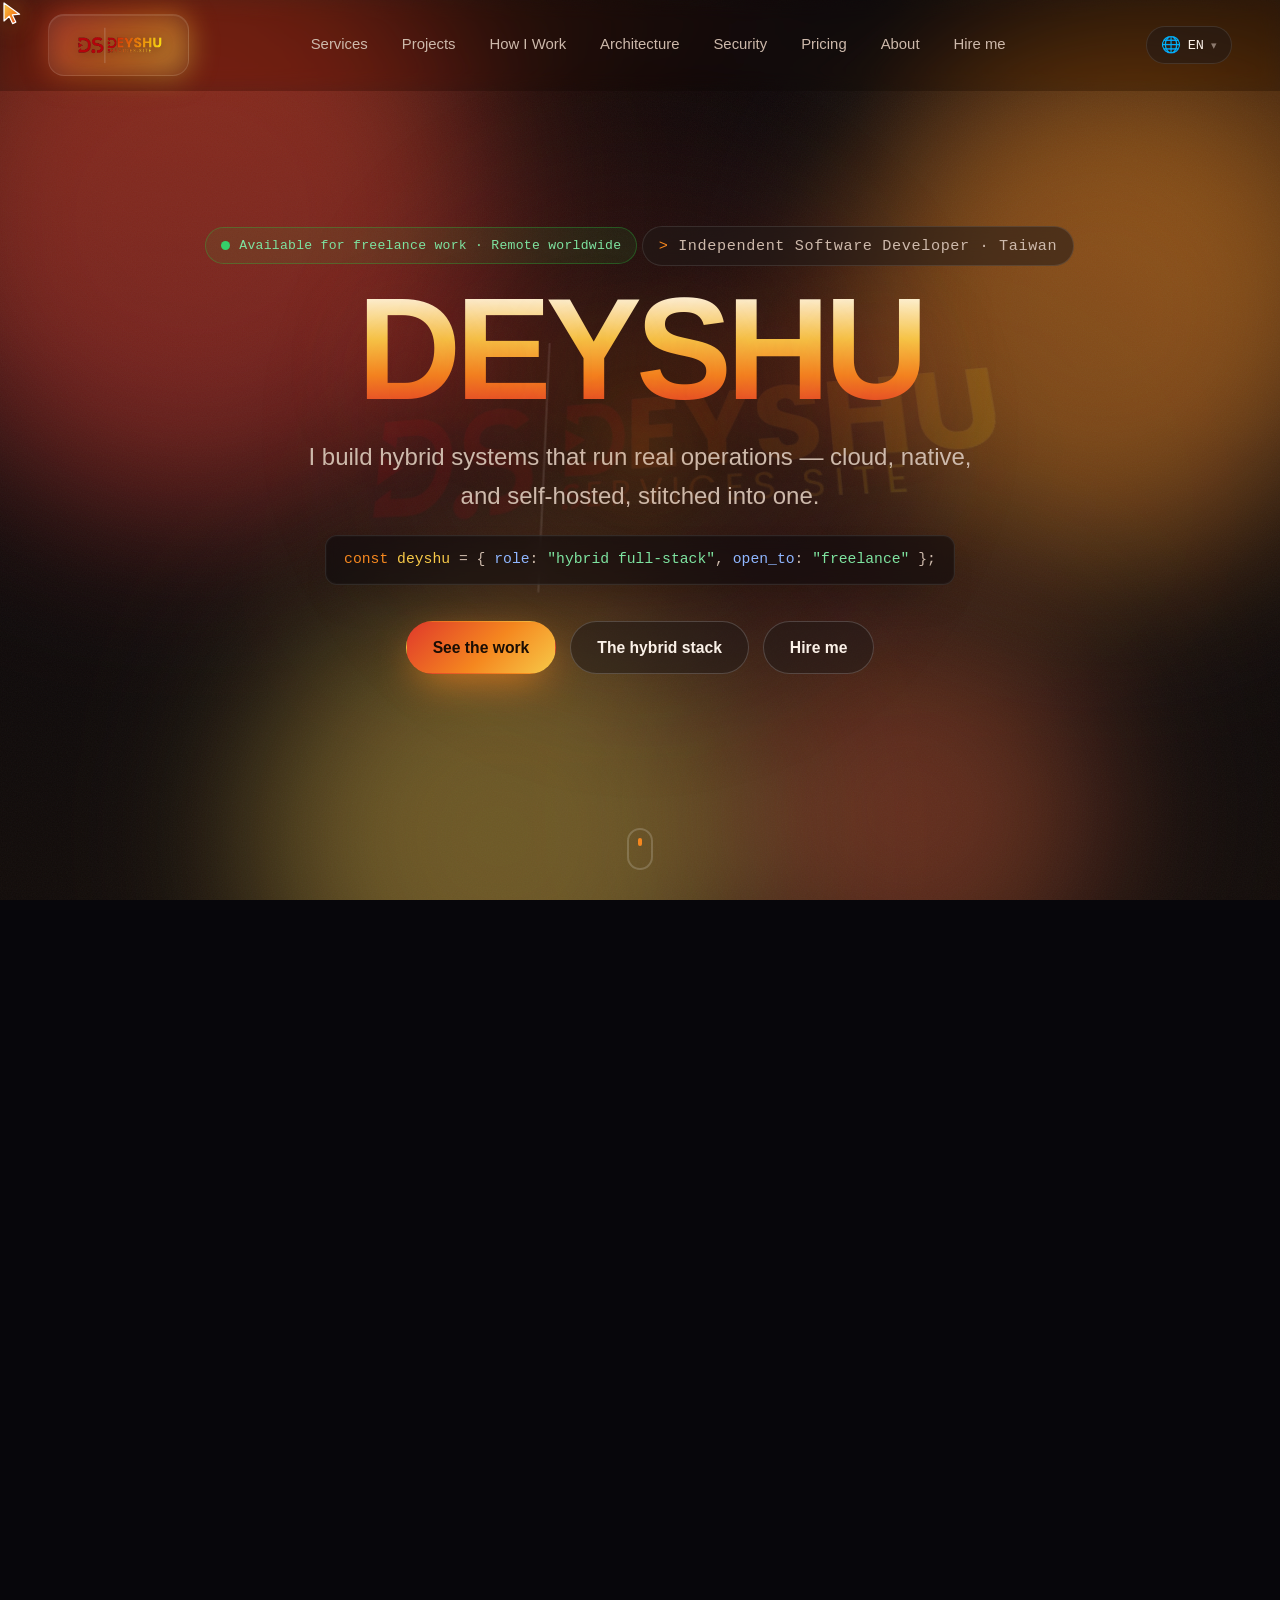
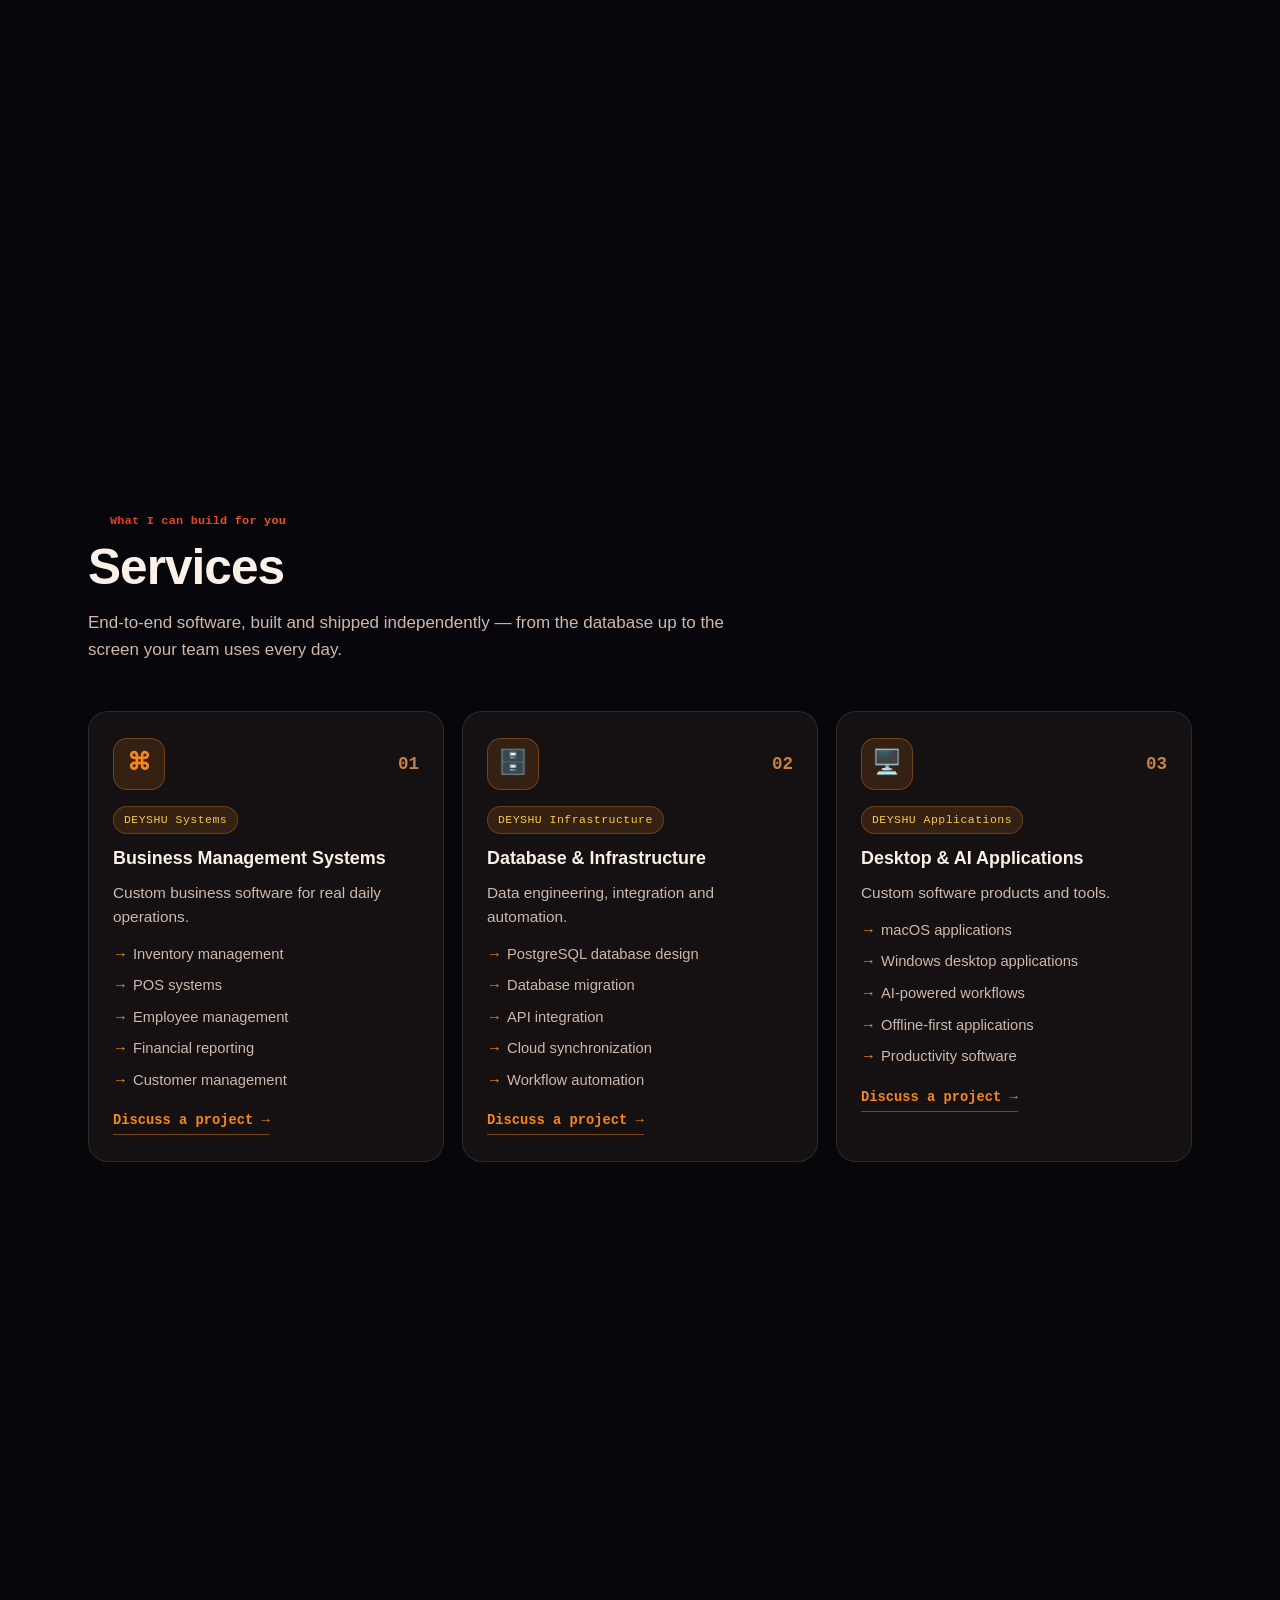
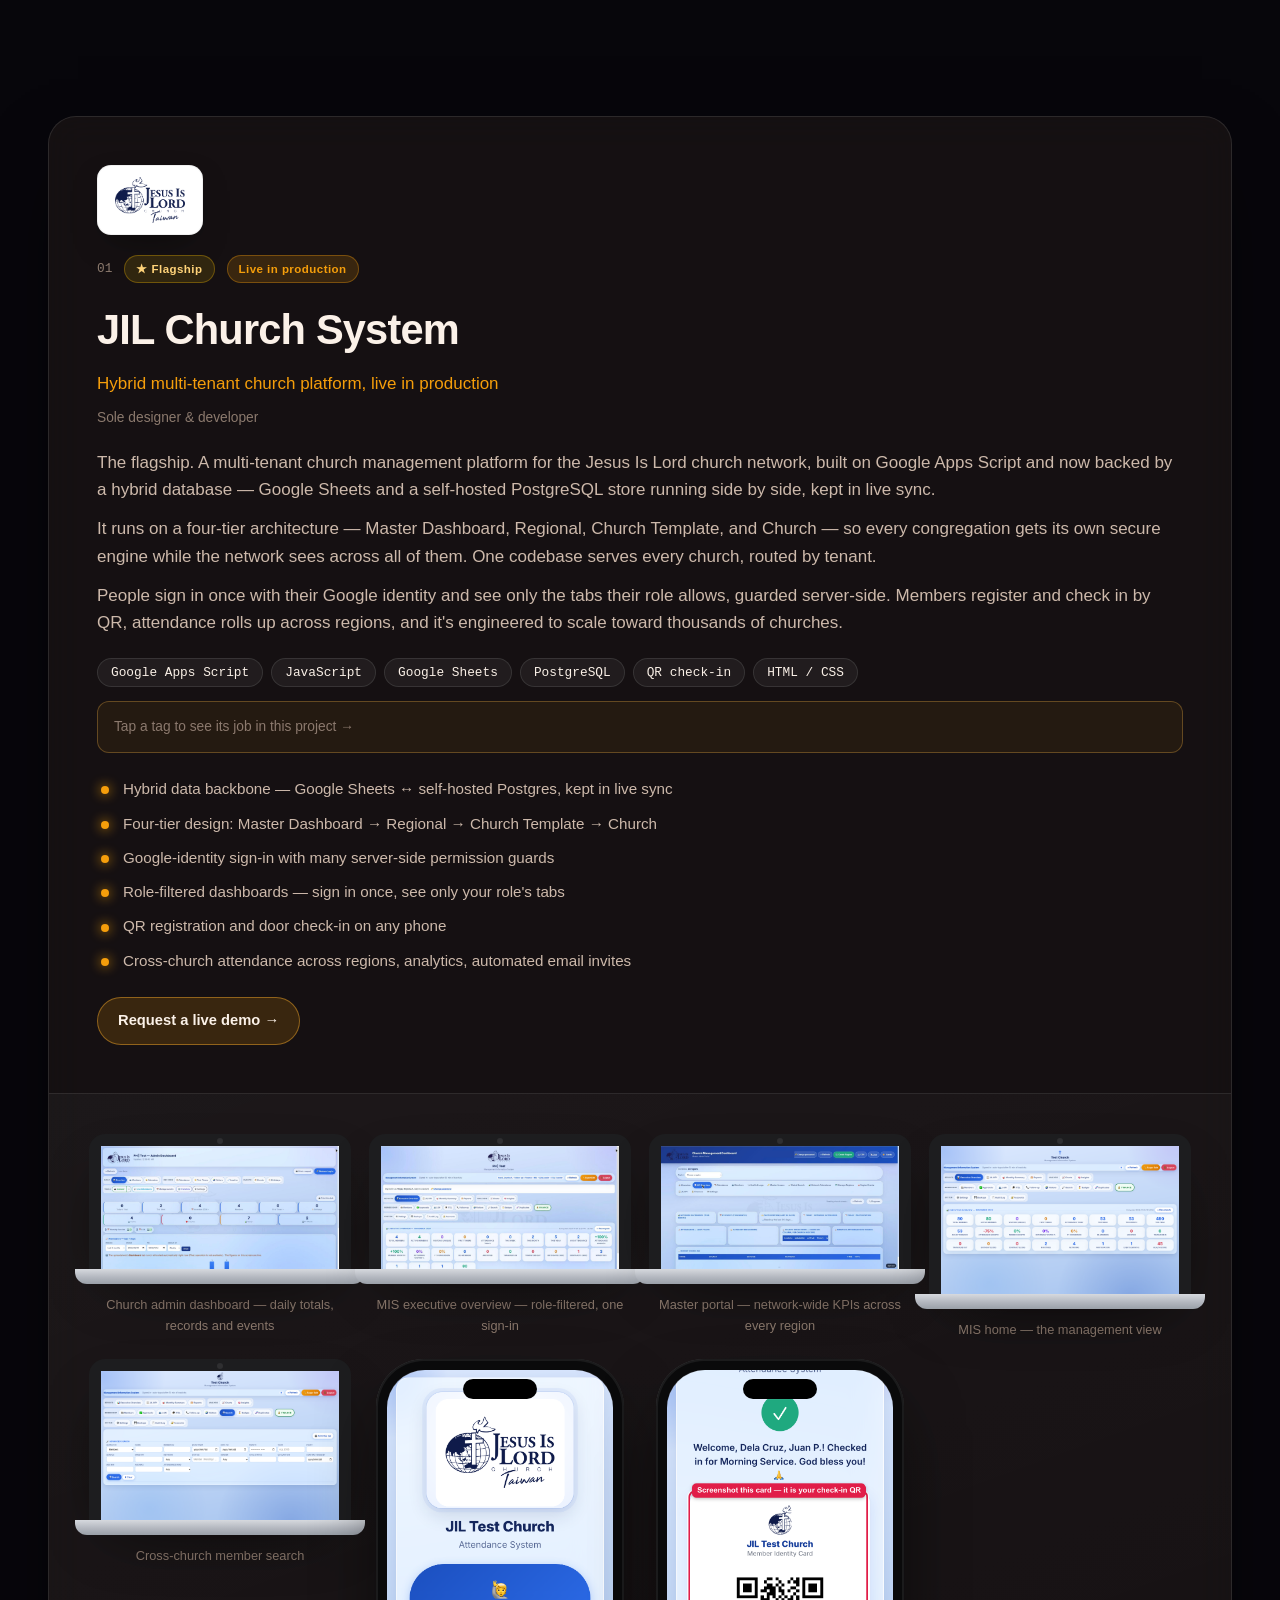
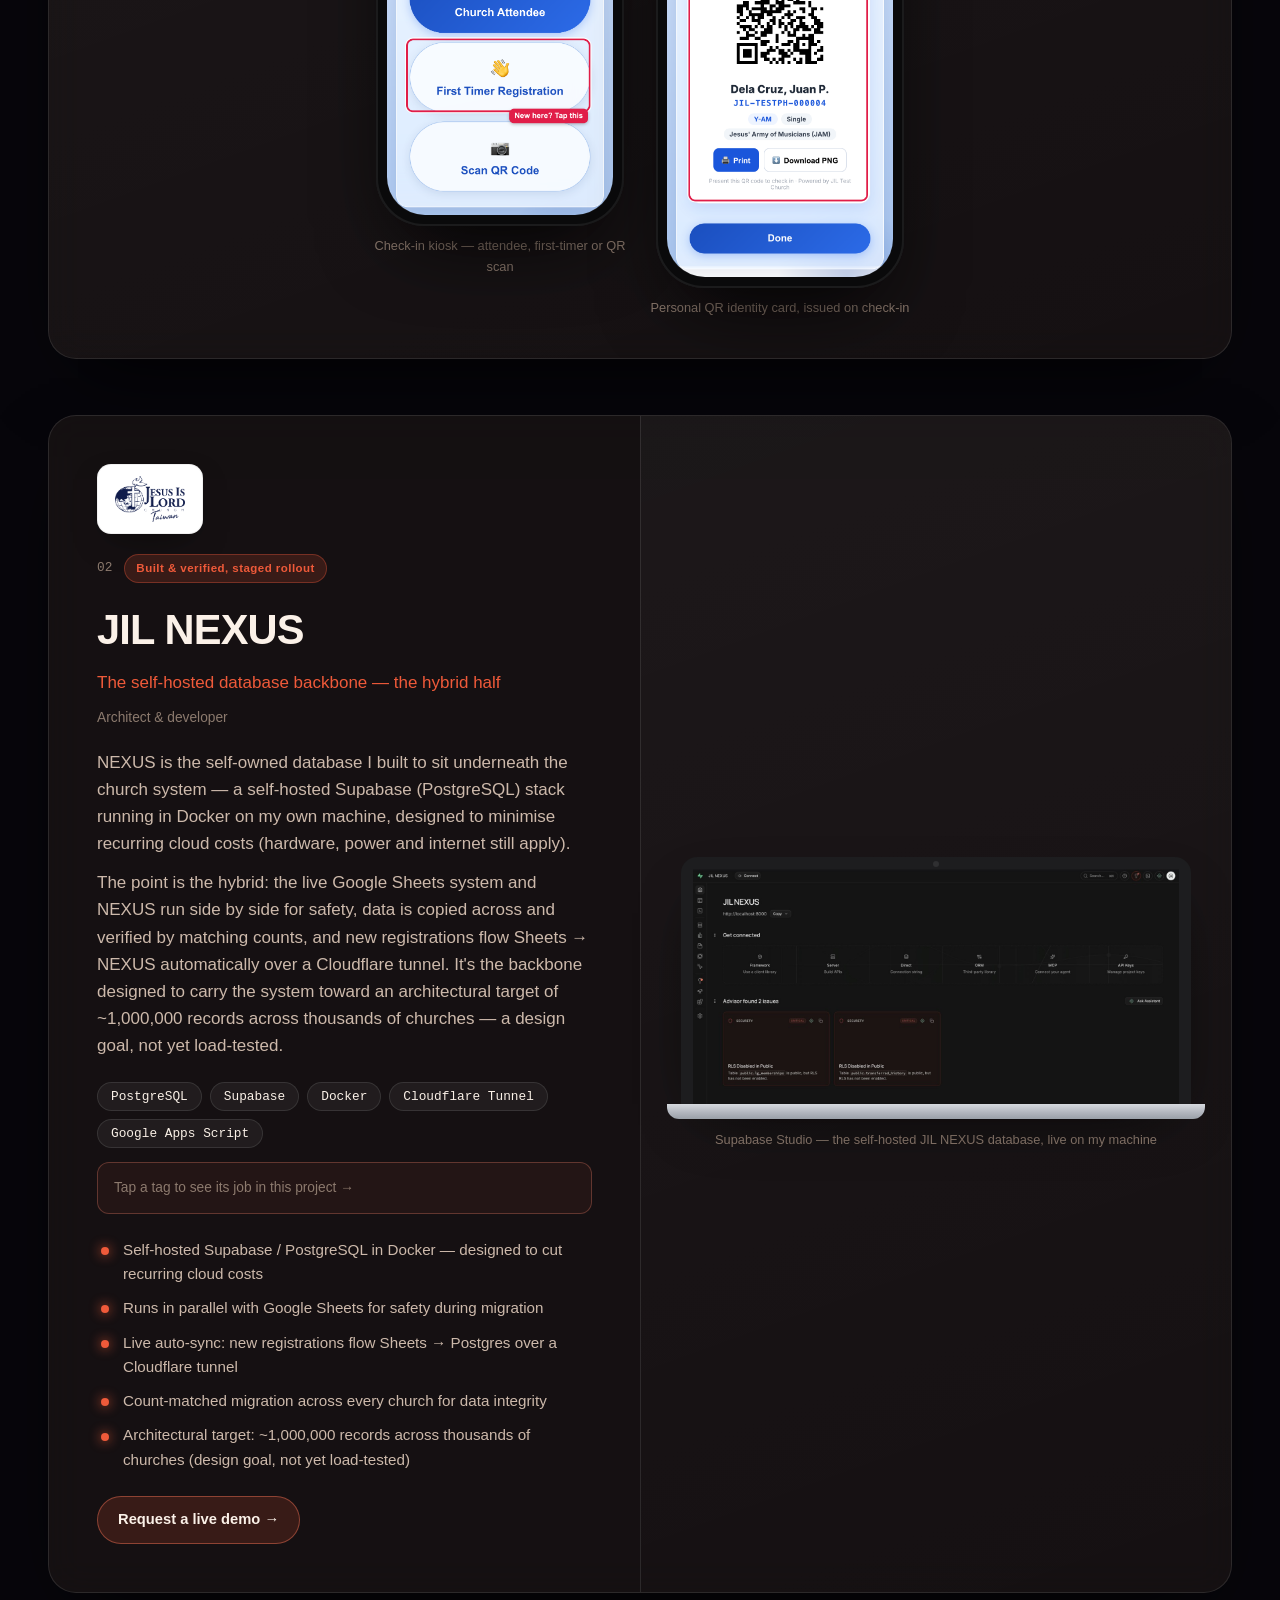
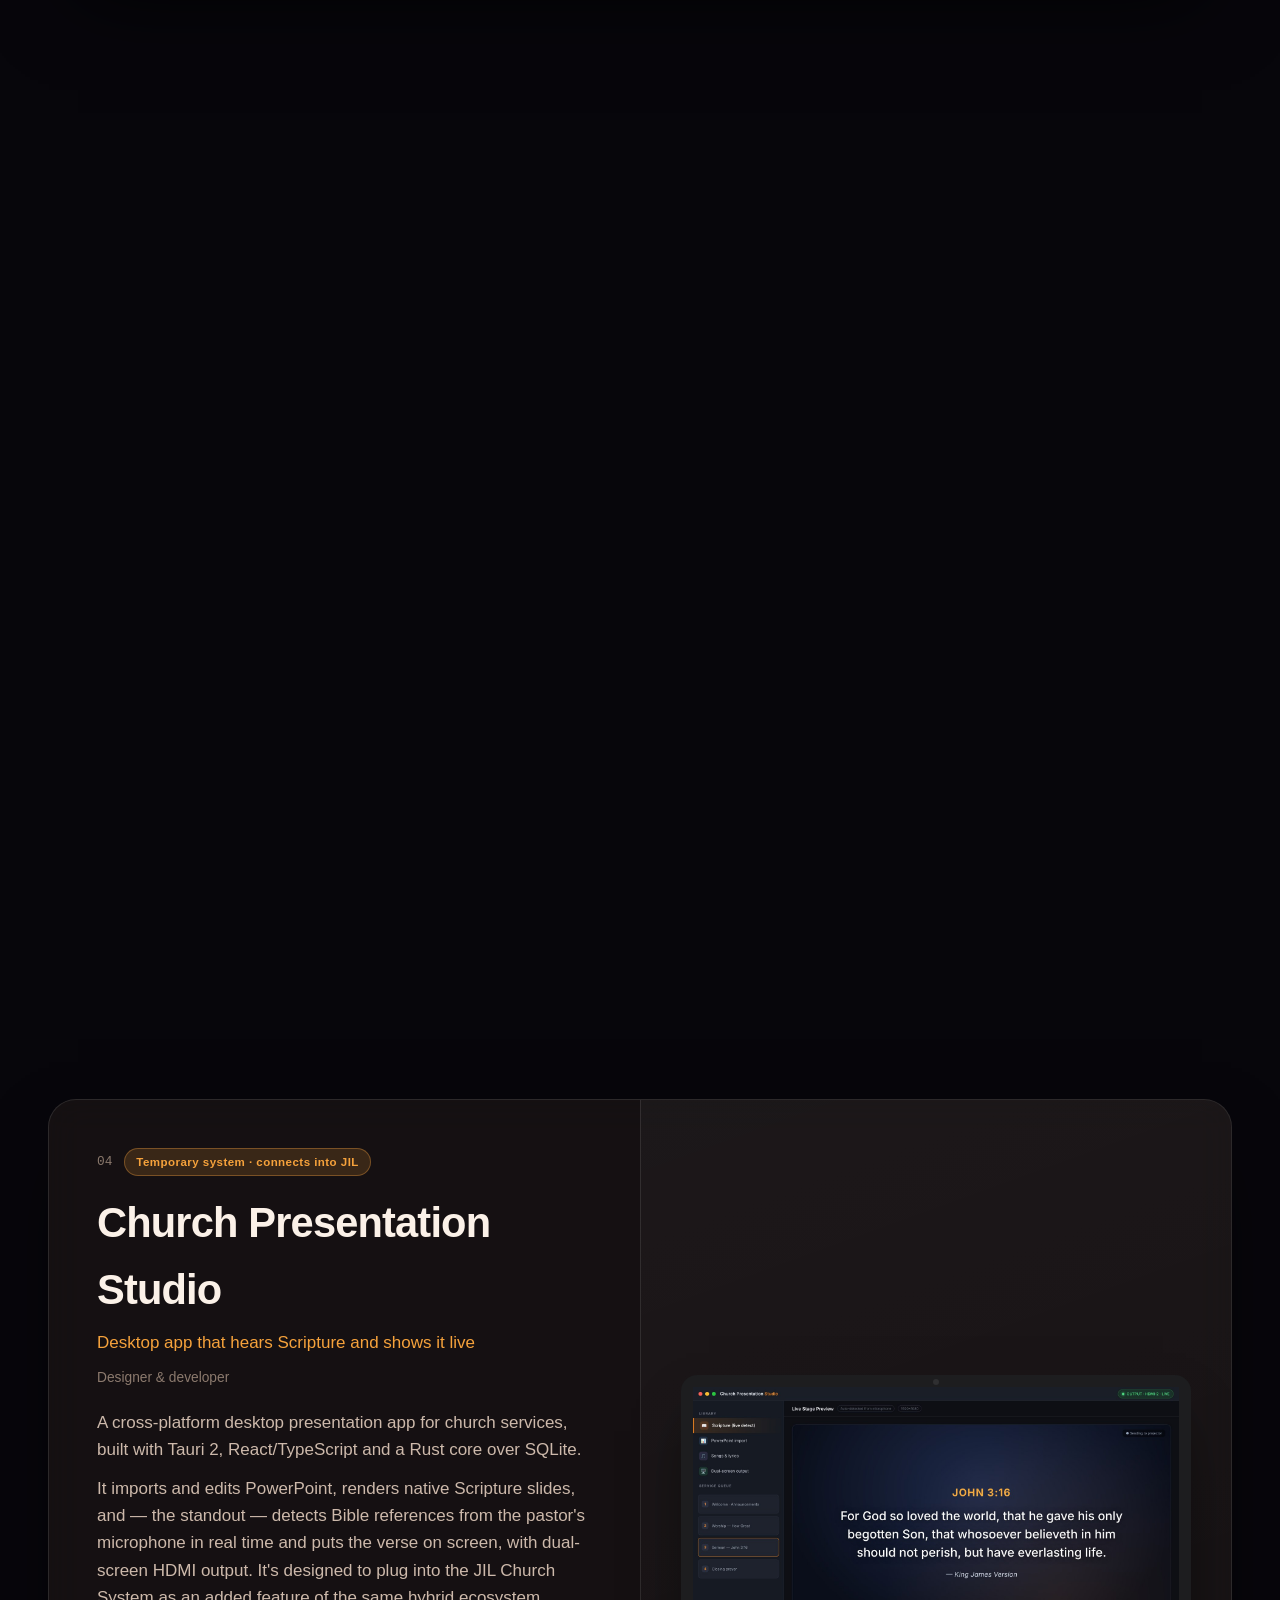
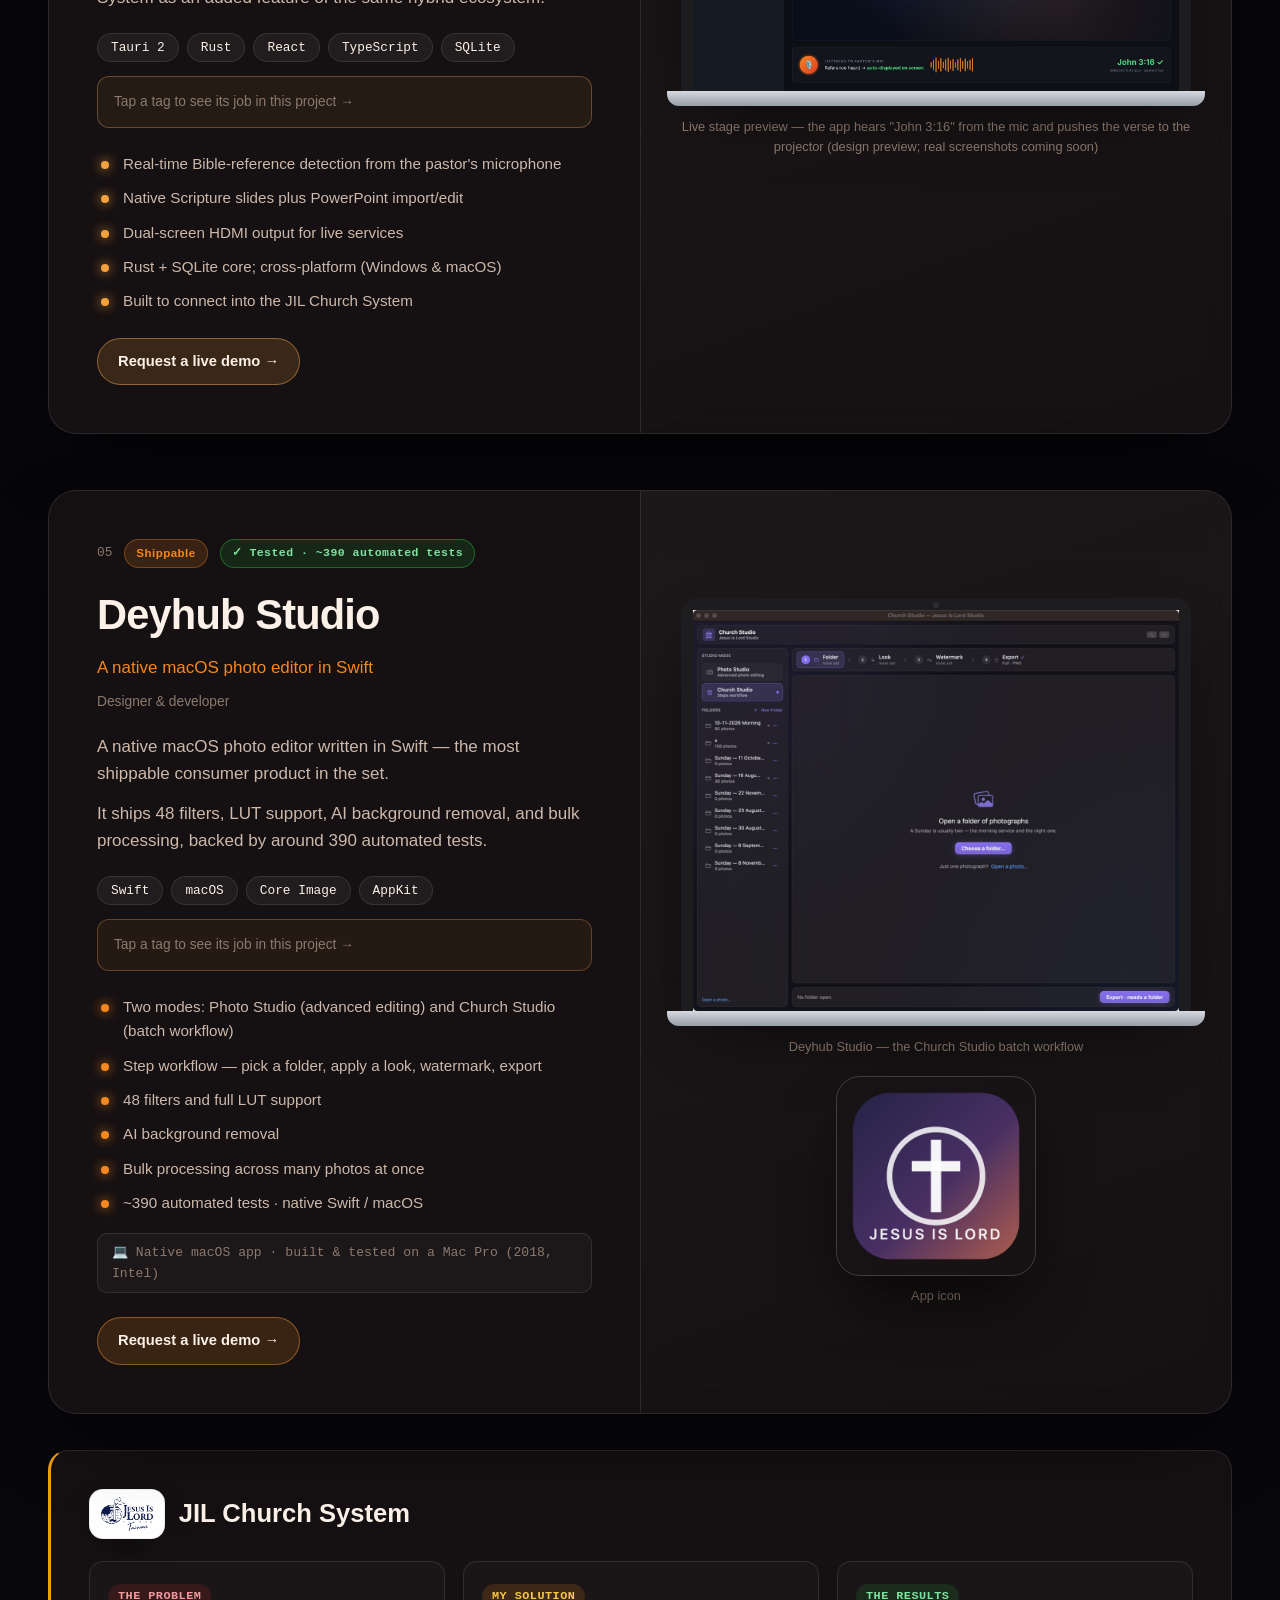
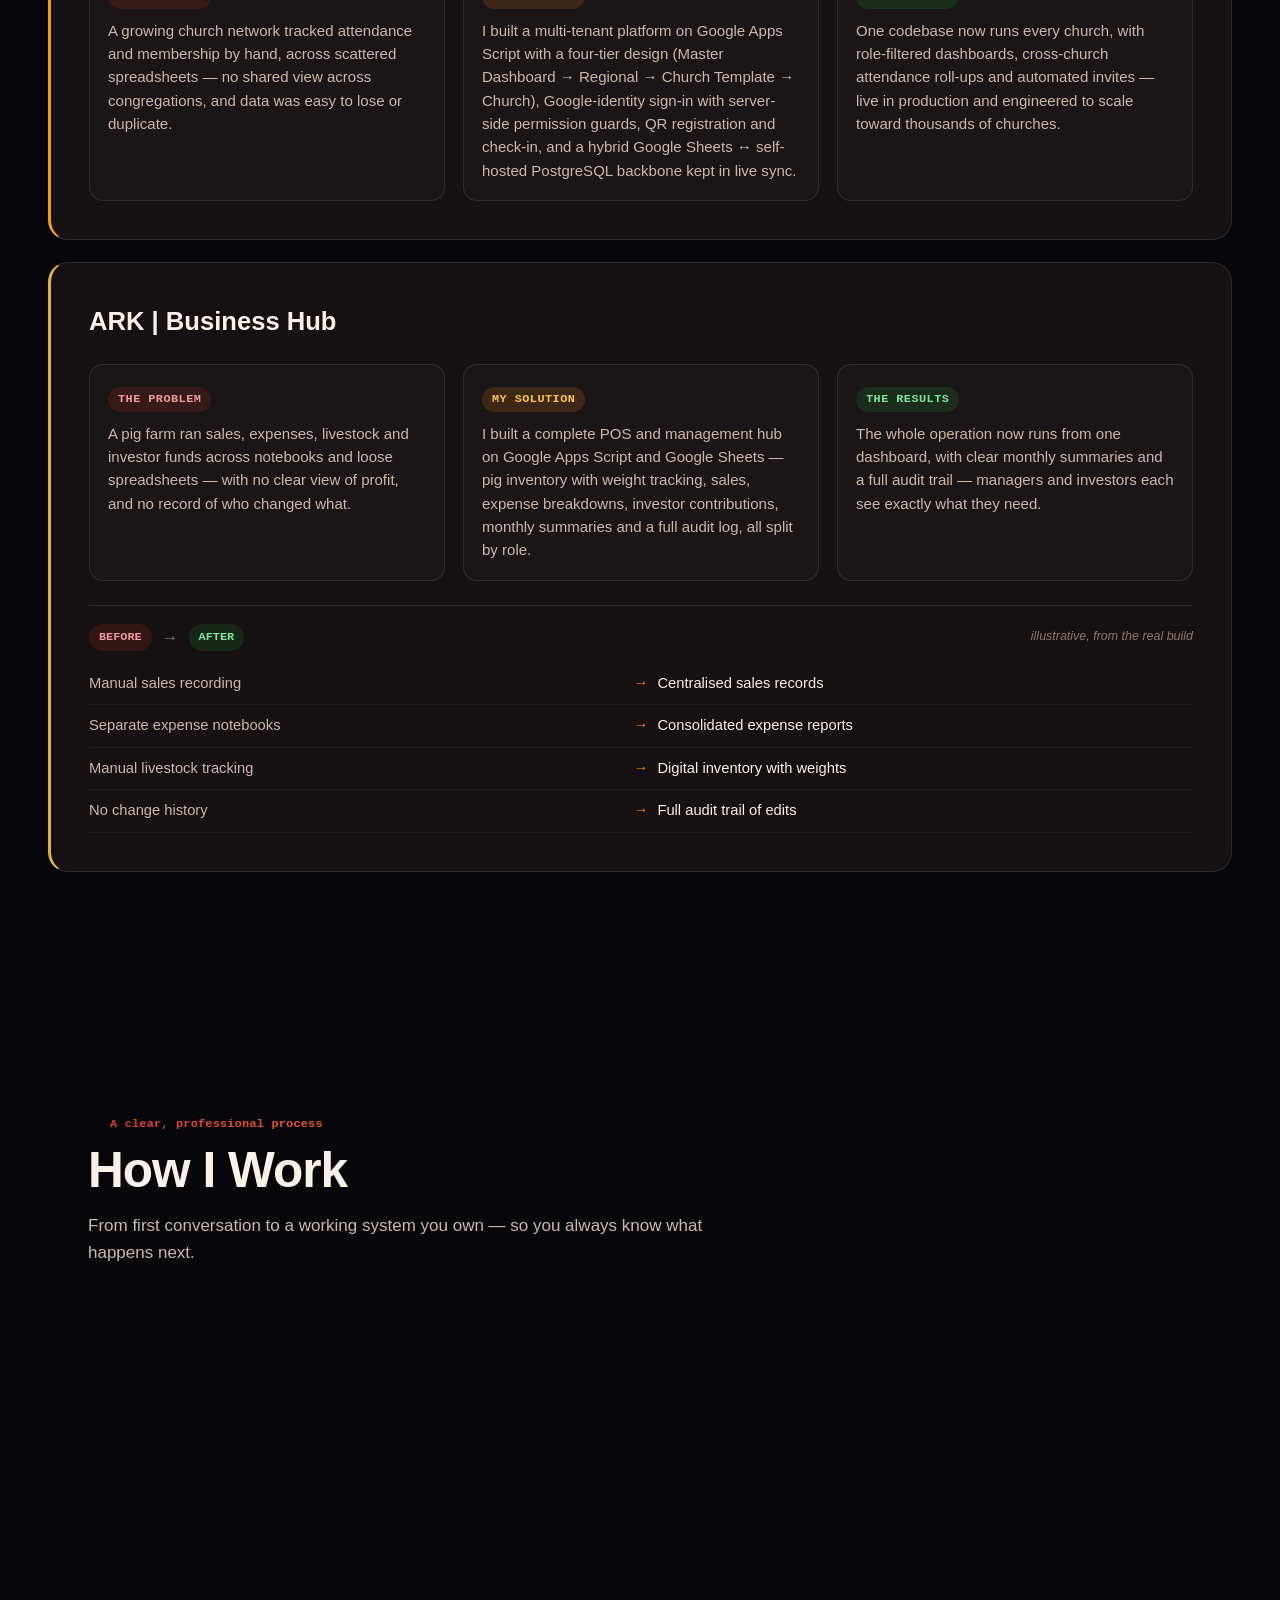
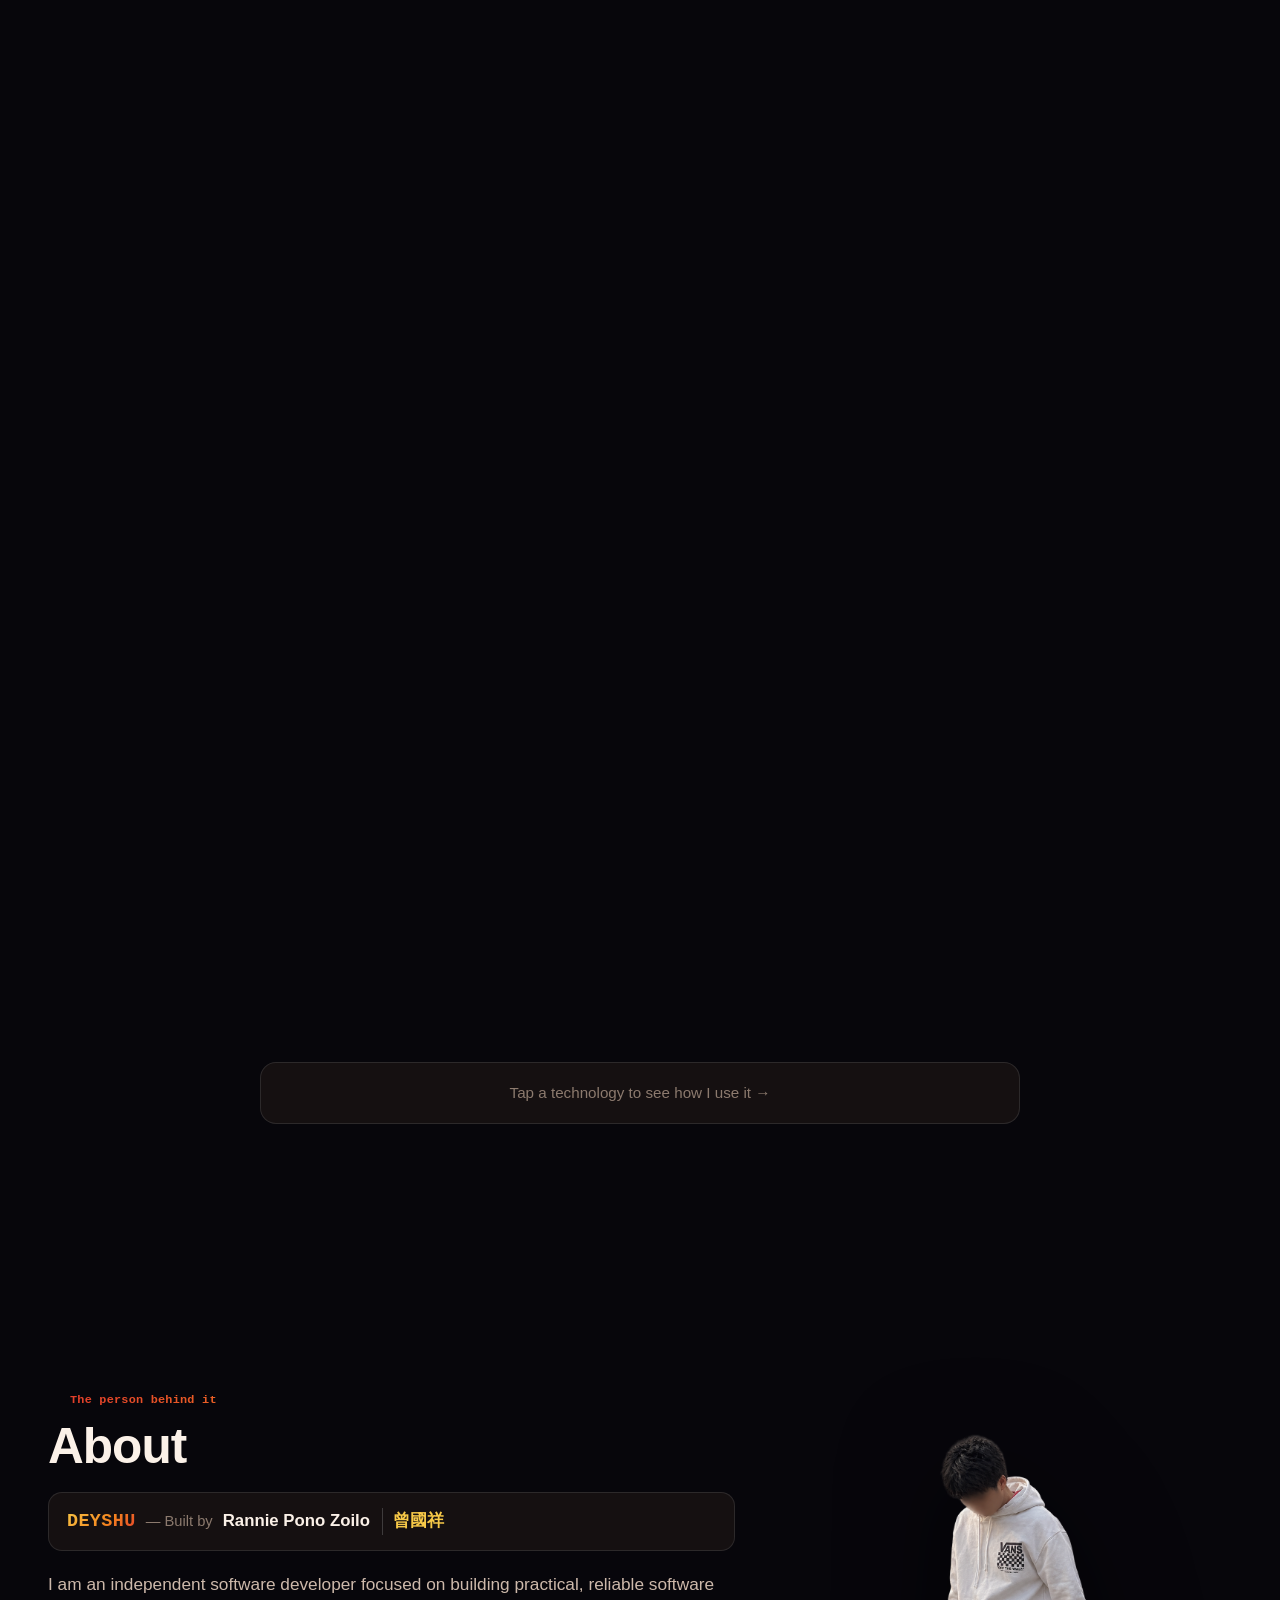
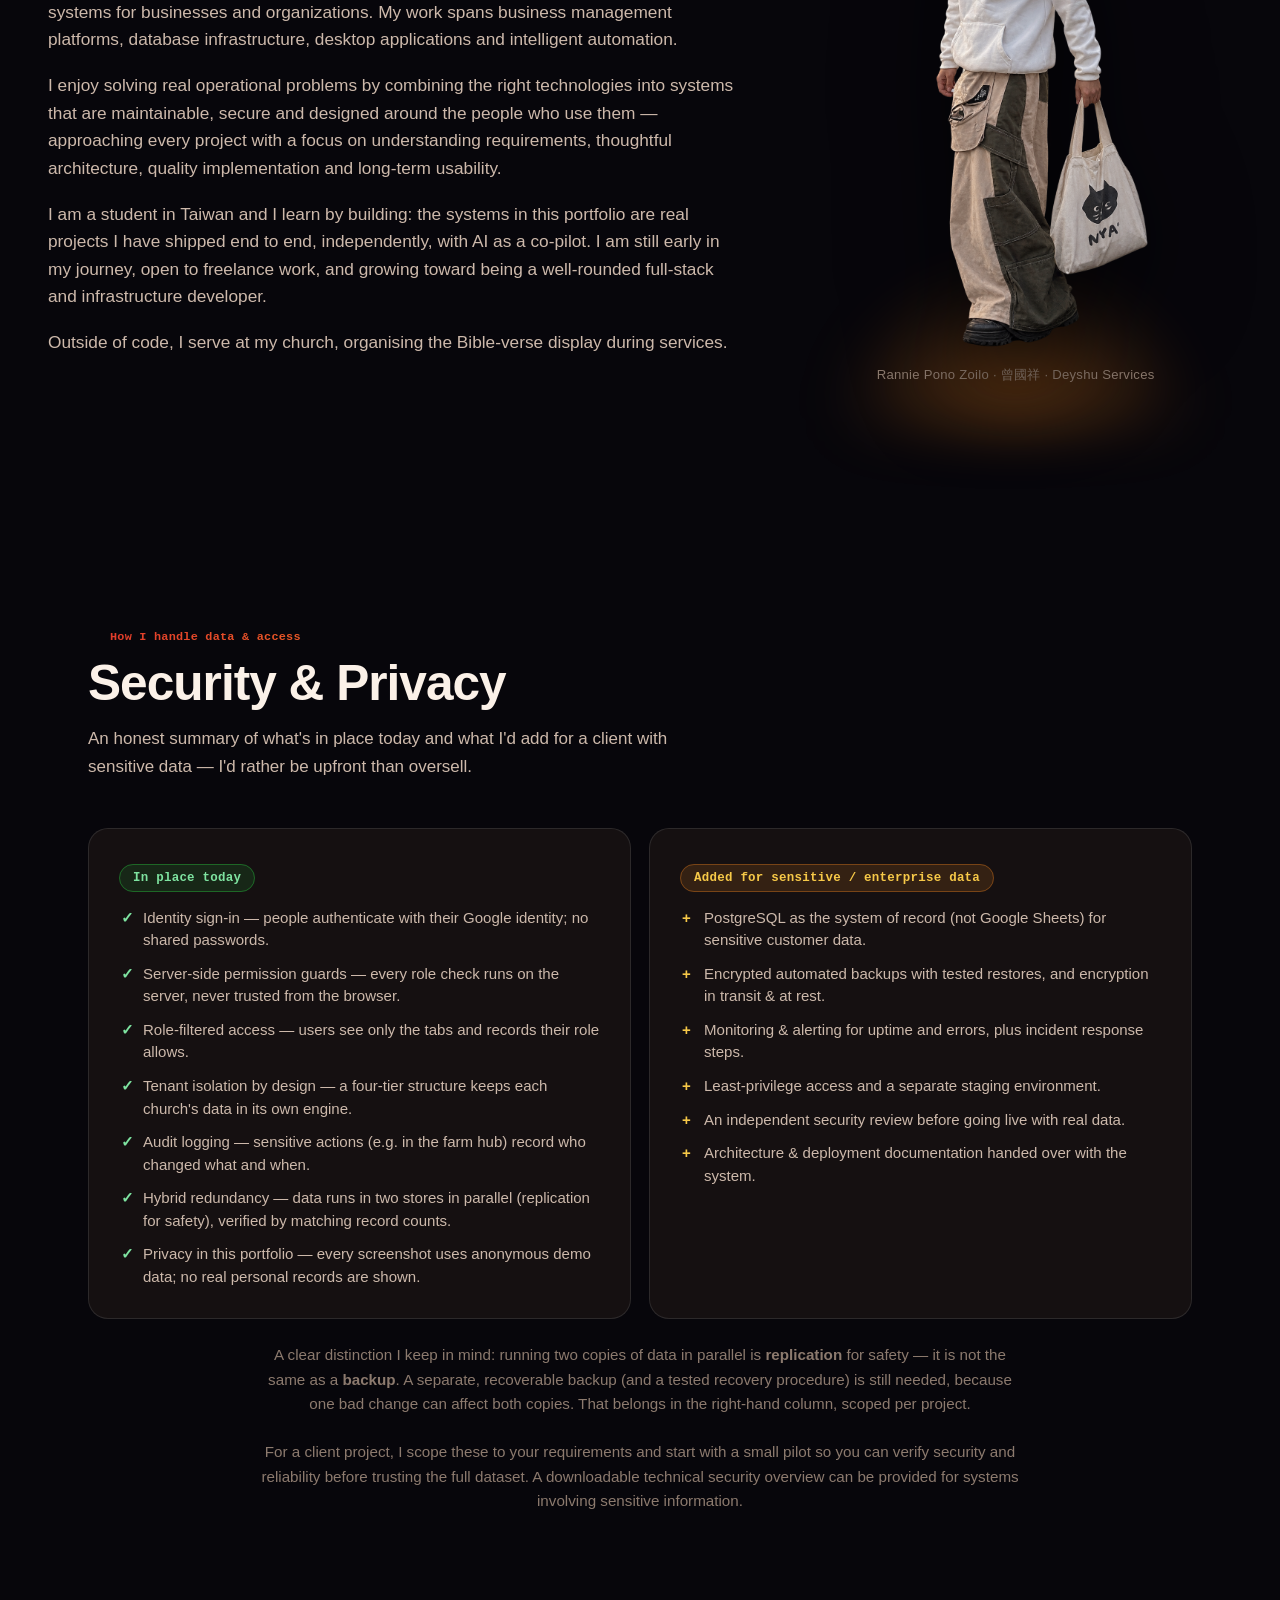
<file: index.html>
<!DOCTYPE html>
<html lang="en">
<head>
  <meta charset="UTF-8" />
  <meta name="viewport" content="width=device-width, initial-scale=1.0" />
  <title>DEYSHU — Independent Software Developer</title>
  <meta name="description" content="Portfolio of DEYSHU (Deyshu Services) — an independent software developer in Taiwan who builds hybrid cloud, self-hosted and native systems that run real operations." />
  <link rel="stylesheet" href="styles.css" />
  <link rel="icon" href="assets/brand/deyshu-logo.png" />
</head>
<body>
  <!-- Animated gradient-mesh background (depth layer) -->
  <div class="mesh" aria-hidden="true">
    <span class="blob blob-1"></span>
    <span class="blob blob-2"></span>
    <span class="blob blob-3"></span>
    <span class="blob blob-4"></span>
    <div class="grain"></div>
  </div>

  <!-- Brand watermark (4D, behind the glass) -->
  <div class="brand-watermark" aria-hidden="true"></div>

  <!-- Nav -->
  <header class="nav" id="nav">
    <a class="nav-brand" href="#top" aria-label="Deyshu Services — home">
      <img class="nav-logo" src="assets/brand/deyshu-logo.png" alt="Deyshu Services" />
    </a>
    <nav class="nav-links" aria-label="Primary">
      <a href="#services">Services</a>
      <a href="#projects">Projects</a>
      <a href="#how">How I Work</a>
      <a href="#architecture">Architecture</a>
      <a href="#security">Security</a>
      <a href="#pricing">Pricing</a>
      <a href="#about">About</a>
      <a href="#contact">Hire me</a>
    </nav>
  </header>

  <main id="top">
    <!-- Hero -->
    <section class="hero" id="hero">
      <div class="hero-inner reveal">
        <p class="availability"><span class="av-dot" aria-hidden="true"></span>Available for freelance work · Remote worldwide</p>
        <p class="hero-eyebrow">Independent Software Developer · <span id="hero-location">Taiwan</span></p>
        <h1 class="hero-name" id="hero-name">DEYSHU</h1>
        <p class="hero-tagline" id="hero-tagline">I build hybrid systems that run real operations — cloud, native, and self-hosted, stitched into one.</p>
        <pre class="code-line" aria-hidden="true"><span class="c-kw">const</span> <span class="c-var">deyshu</span> = { <span class="c-key">role</span>: <span class="c-str">"hybrid full-stack"</span>, <span class="c-key">open_to</span>: <span class="c-str">"freelance"</span> };</pre>
        <div class="hero-cta">
          <a class="btn btn-primary" href="#projects">See the work</a>
          <a class="btn btn-ghost" href="#hybrid">The hybrid stack</a>
          <a class="btn btn-ghost" href="#contact">Hire me</a>
        </div>
      </div>
      <a class="scroll-hint" href="#stats" aria-label="Scroll down"><span></span></a>
    </section>

    <!-- Stats band -->
    <section class="stats" id="stats" aria-label="At a glance">
      <div class="stats-grid reveal" id="stats-grid"><div class="stat"><div class="stat-value">5</div><div class="stat-label">Projects built end to end</div></div><div class="stat"><div class="stat-value">Live</div><div class="stat-label">In production — church network &amp; farm hub</div></div><div class="stat"><div class="stat-value">Hybrid</div><div class="stat-label">Cloud · self-hosted · native · on-device AI</div></div><div class="stat"><div class="stat-value">Sheets ↔ Postgres</div><div class="stat-label">Live-synced data backbone</div></div><div class="stat"><div class="stat-value">13</div><div class="stat-label">Core technologies</div></div></div>
    </section>

    <!-- Hybrid by design -->
    <section class="hybrid" id="hybrid">
      <div class="section-head reveal">
        <p class="section-kicker">How it all fits together</p>
        <h2 class="section-title">Hybrid by design</h2>
        <p class="section-sub">I don't pick one stack and force everything into it. Each job gets the right tool — cloud where it's easy, self-hosted where it must scale, native where it has to feel great, AI on-device where it has to stay free and private — all wired into one system.</p>
      </div>

      <div class="hybrid-flow reveal" aria-label="Hybrid data flow">
        <div class="flow-node">
          <span class="flow-tag">Cloud</span>
          <strong>Google Sheets</strong>
          <span class="flow-sub">live, shared, familiar</span>
        </div>
        <div class="flow-arrow" aria-hidden="true">⇄ live sync ⇄</div>
        <div class="flow-node">
          <span class="flow-tag">Self-hosted</span>
          <strong>PostgreSQL</strong>
          <span class="flow-sub">scalable, self-owned, free</span>
        </div>
      </div>

      <div class="hybrid-grid reveal">
        <div class="hybrid-card">
          <div class="hc-icon">☁️</div>
          <h3>Cloud</h3>
          <p>Google Apps Script &amp; Sheets run live church and farm systems with zero servers to babysit.</p>
          <div class="hc-tags"><span>Apps Script</span><span>Sheets</span></div>
        </div>
        <div class="hybrid-card">
          <div class="hc-icon">🗄️</div>
          <h3>Self-hosted</h3>
          <p>A self-hosted Supabase / PostgreSQL backbone in Docker, synced from the cloud over a Cloudflare tunnel — designed to minimise recurring cloud costs.</p>
          <div class="hc-tags"><span>PostgreSQL</span><span>Docker</span><span>Cloudflare</span></div>
        </div>
        <div class="hybrid-card">
          <div class="hc-icon">🖥️</div>
          <h3>Native</h3>
          <p>Swift on macOS and a Tauri + Rust desktop app, for the things that have to feel fast and look sharp.</p>
          <div class="hc-tags"><span>Swift</span><span>Tauri</span><span>Rust</span></div>
        </div>
        <div class="hybrid-card">
          <div class="hc-icon">🤖</div>
          <h3>On-device AI</h3>
          <p>A local Ollama model runs an offline voice assistant on the GPU — free, private, no API keys.</p>
          <div class="hc-tags"><span>Ollama</span><span>Python</span></div>
        </div>
      </div>
    </section>

    <!-- System Architecture -->
    <section class="architecture" id="architecture">
      <div class="section-head reveal">
        <p class="section-kicker">How the systems communicate &amp; sync</p>
        <h2 class="section-title">System Architecture</h2>
        <p class="section-sub">Two diagrams showing how data moves through my biggest systems — from the person on their phone to the database, and how the cloud and self-hosted halves stay in sync.</p>
      </div>

      <figure class="arch-card reveal">
        <figcaption class="arch-title">JIL Church System — request &amp; data flow</figcaption>
        <svg class="arch-svg" viewBox="0 0 940 360" role="img" aria-label="Data flow: a person signs in with Google identity, a server-side role guard checks permissions, requests route through a four-tier design (Master Dashboard, Regional, Church Template, Church) to role-filtered dashboards, and data is stored in a hybrid layer of Google Sheets and self-hosted PostgreSQL kept in live sync.">
          <defs>
            <marker id="ah" markerWidth="10" markerHeight="10" refX="8" refY="3" orient="auto"><path d="M0,0 L8,3 L0,6 Z" fill="#f5871f"/></marker>
          </defs>
          <style>
            .ab{fill:rgba(255,255,255,.04);stroke:rgba(255,255,255,.16);stroke-width:1.5;rx:14}
            .at{fill:#fbf1e8;font:600 15px ui-sans-serif,system-ui;}
            .as{fill:#cdb9ab;font:12px ui-sans-serif,system-ui;}
            .al{fill:#f5a93c;font:700 11px ui-monospace,monospace;letter-spacing:.3px}
            .aln{stroke:#f5871f;stroke-width:2;fill:none}
          </style>
          <!-- row 1 -->
          <rect class="ab" x="20"  y="40" width="180" height="78" rx="14"/>
          <text class="at" x="110" y="72" text-anchor="middle">People</text>
          <text class="as" x="110" y="94" text-anchor="middle">members &amp; staff, any phone</text>

          <rect class="ab" x="250" y="40" width="200" height="78" rx="14"/>
          <text class="at" x="350" y="72" text-anchor="middle">Google sign-in</text>
          <text class="as" x="350" y="94" text-anchor="middle">+ server-side role guard</text>

          <rect class="ab" x="500" y="40" width="210" height="78" rx="14"/>
          <text class="at" x="605" y="72" text-anchor="middle">Four-tier routing</text>
          <text class="as" x="605" y="94" text-anchor="middle">Master → Regional → Church</text>

          <rect class="ab" x="760" y="40" width="160" height="78" rx="14"/>
          <text class="at" x="840" y="72" text-anchor="middle">Role-filtered</text>
          <text class="as" x="840" y="94" text-anchor="middle">dashboards</text>

          <line class="aln" x1="202" y1="79" x2="246" y2="79" marker-end="url(#ah)"/>
          <line class="aln" x1="452" y1="79" x2="496" y2="79" marker-end="url(#ah)"/>
          <line class="aln" x1="712" y1="79" x2="756" y2="79" marker-end="url(#ah)"/>

          <!-- QR note -->
          <text class="al" x="110" y="150" text-anchor="middle">▲ QR registration &amp; check-in</text>

          <!-- down arrow to data layer -->
          <line class="aln" x1="605" y1="120" x2="605" y2="214" marker-end="url(#ah)"/>
          <text class="al" x="618" y="175">reads / writes</text>

          <!-- data layer -->
          <rect class="ab" x="170" y="222" width="600" height="104" rx="16"/>
          <text class="al" x="470" y="248" text-anchor="middle">HYBRID DATA LAYER · KEPT IN LIVE SYNC</text>
          <rect x="200" y="262" width="250" height="48" rx="10" fill="rgba(245,135,31,.1)" stroke="rgba(245,135,31,.4)"/>
          <text class="at" x="325" y="291" text-anchor="middle">Google Sheets (cloud)</text>
          <rect x="490" y="262" width="250" height="48" rx="10" fill="rgba(224,57,43,.1)" stroke="rgba(224,57,43,.4)"/>
          <text class="at" x="615" y="291" text-anchor="middle">PostgreSQL (self-hosted)</text>
          <line class="aln" x1="452" y1="286" x2="488" y2="286" marker-end="url(#ah)"/>
          <line class="aln" x1="488" y1="300" x2="452" y2="300" marker-end="url(#ah)"/>
        </svg>
      </figure>

      <figure class="arch-card reveal">
        <figcaption class="arch-title">JIL NEXUS — cloud ↔ self-hosted sync</figcaption>
        <svg class="arch-svg" viewBox="0 0 940 260" role="img" aria-label="Sync flow: new registrations flow from Google Sheets in the cloud, over an encrypted Cloudflare tunnel, into a self-hosted PostgreSQL and Supabase stack running in Docker. The two run in parallel during migration and data is verified by matching record counts.">
          <defs>
            <marker id="ah2" markerWidth="10" markerHeight="10" refX="8" refY="3" orient="auto"><path d="M0,0 L8,3 L0,6 Z" fill="#f5871f"/></marker>
          </defs>
          <style>
            .bb{fill:rgba(255,255,255,.04);stroke:rgba(255,255,255,.16);stroke-width:1.5}
            .bt{fill:#fbf1e8;font:600 15px ui-sans-serif,system-ui}
            .bs{fill:#cdb9ab;font:12px ui-sans-serif,system-ui}
            .bl{fill:#f5a93c;font:700 11px ui-monospace,monospace}
            .bln{stroke:#f5871f;stroke-width:2;fill:none}
          </style>
          <rect class="bb" x="20"  y="56" width="220" height="86" rx="14"/>
          <text class="bt" x="130" y="92" text-anchor="middle">Google Sheets</text>
          <text class="bs" x="130" y="114" text-anchor="middle">cloud · live, in daily use</text>

          <rect class="bb" x="360" y="56" width="220" height="86" rx="14"/>
          <text class="bt" x="470" y="92" text-anchor="middle">Cloudflare Tunnel</text>
          <text class="bs" x="470" y="114" text-anchor="middle">encrypted, no open ports</text>

          <rect class="bb" x="700" y="56" width="220" height="86" rx="14"/>
          <text class="bt" x="810" y="86" text-anchor="middle">PostgreSQL / Supabase</text>
          <text class="bs" x="810" y="108" text-anchor="middle">Docker · self-hosted (my Mac)</text>

          <line class="bln" x1="242" y1="99" x2="356" y2="99" marker-end="url(#ah2)"/>
          <text class="bl" x="299" y="86" text-anchor="middle">new regs, auto</text>
          <line class="bln" x1="582" y1="99" x2="696" y2="99" marker-end="url(#ah2)"/>

          <path class="bln" d="M810,146 L810,180 L130,180 L130,146" marker-end="url(#ah2)"/>
          <text class="bl" x="470" y="200" text-anchor="middle">count-matched verification · both run in parallel for safety</text>
        </svg>
      </figure>
    </section>

    <!-- Services (data-driven) -->
    <section class="services" id="services">
      <div class="section-head reveal">
        <p class="section-kicker">What I can build for you</p>
        <h2 class="section-title">Services</h2>
        <p class="section-sub">End-to-end software, built and shipped independently — from the database up to the screen your team uses every day.</p>
      </div>
      <div id="services-grid" class="services-grid reveal"><article class="service-card"><div class="service-top"><div class="service-icon">⌘</div><span class="service-num">01</span></div><span class="service-tag">DEYSHU Systems</span><h3 class="service-title">Business Management Systems</h3><p class="service-text">Custom business software for real daily operations.</p><ul class="service-list"><li>Inventory management</li><li>POS systems</li><li>Employee management</li><li>Financial reporting</li><li>Customer management</li></ul><a class="service-cta" href="mailto:deyshuhub@gmail.com?subject=Project%20inquiry%3A%20Business%20Management%20Systems">Discuss a project →</a></article><article class="service-card"><div class="service-top"><div class="service-icon">🗄️</div><span class="service-num">02</span></div><span class="service-tag">DEYSHU Infrastructure</span><h3 class="service-title">Database &amp; Infrastructure</h3><p class="service-text">Data engineering, integration and automation.</p><ul class="service-list"><li>PostgreSQL database design</li><li>Database migration</li><li>API integration</li><li>Cloud synchronization</li><li>Workflow automation</li></ul><a class="service-cta" href="mailto:deyshuhub@gmail.com?subject=Project%20inquiry%3A%20Database%20%26%20Infrastructure">Discuss a project →</a></article><article class="service-card"><div class="service-top"><div class="service-icon">🖥️</div><span class="service-num">03</span></div><span class="service-tag">DEYSHU Applications</span><h3 class="service-title">Desktop &amp; AI Applications</h3><p class="service-text">Custom software products and tools.</p><ul class="service-list"><li>macOS applications</li><li>Windows desktop applications</li><li>AI-powered workflows</li><li>Offline-first applications</li><li>Productivity software</li></ul><a class="service-cta" href="mailto:deyshuhub@gmail.com?subject=Project%20inquiry%3A%20Desktop%20%26%20AI%20Applications">Discuss a project →</a></article></div>
    </section>

    <!-- Projects (data-driven) -->
    <section class="projects" id="projects">
      <div class="section-head reveal">
        <p class="section-kicker">Featured work</p>
        <h2 class="section-title">Featured Projects</h2>
        <p class="section-sub">Real systems, most of them in daily use. Tap a screenshot to zoom, or request a personal live demo on any project.</p>
      </div>
      <div class="status-legend reveal" aria-label="What the status labels mean">
        <span class="sl-item"><span class="sl-dot sl-live"></span><b>Live in production</b> — in real, daily use</span>
        <span class="sl-item"><span class="sl-dot sl-staged"></span><b>Built &amp; verified</b> — working, staged rollout</span>
        <span class="sl-item"><span class="sl-dot sl-built"></span><b>Built</b> — complete, not yet in daily use</span>
        <span class="sl-item"><span class="sl-dot sl-dev"></span><b>In development / temporary</b> — work in progress</span>
      </div>
      <div id="projects-list" class="projects-list"><article class="project reveal featured" id="project-jil-church-system" style="--p-accent:#f59e0b"><div class="project-grid"><div class="project-body"><div class="project-logo"><img src="assets/jil-church-system/jil-realogo.png" alt="JIL Church System logo" loading="lazy"></div><div class="project-eyebrow"><span class="project-index">01</span><span class="badge badge-featured">★ Flagship</span><span class="badge">Live in production</span></div><h3 class="project-name">JIL Church System</h3><p class="project-tagline">Hybrid multi-tenant church platform, live in production</p><p class="project-role">Sole designer &amp; developer</p><div class="project-desc"><p>The flagship. A multi-tenant church management platform for the Jesus Is Lord church network, built on Google Apps Script and now backed by a hybrid database — Google Sheets and a self-hosted PostgreSQL store running side by side, kept in live sync.</p><p>It runs on a four-tier architecture — Master Dashboard, Regional, Church Template, and Church — so every congregation gets its own secure engine while the network sees across all of them. One codebase serves every church, routed by tenant.</p><p>People sign in once with their Google identity and see only the tabs their role allows, guarded server-side. Members register and check in by QR, attendance rolls up across regions, and it's engineered to scale toward thousands of churches.</p></div><div class="project-tags"><button class="tag" type="button">Google Apps Script</button><button class="tag" type="button">JavaScript</button><button class="tag" type="button">Google Sheets</button><button class="tag" type="button">PostgreSQL</button><button class="tag" type="button">QR check-in</button><button class="tag" type="button">HTML / CSS</button></div><div class="tag-purpose"><span class="tp-hint">Tap a tag to see its job in this project →</span></div><ul class="project-highlights"><li>Hybrid data backbone — Google Sheets ↔ self-hosted Postgres, kept in live sync</li><li>Four-tier design: Master Dashboard → Regional → Church Template → Church</li><li>Google-identity sign-in with many server-side permission guards</li><li>Role-filtered dashboards — sign in once, see only your role's tabs</li><li>QR registration and door check-in on any phone</li><li>Cross-church attendance across regions, analytics, automated email invites</li></ul><div class="project-actions"><a class="btn btn-demo" href="mailto:deyshuhub@gmail.com?subject=Live%20demo%20request%3A%20JIL%20Church%20System">Request a live demo →</a></div></div><div class="project-media"><div class="shots"><div><div class="frame frame-browser" tabindex="0" role="button" aria-label="Open image: JIL admin dashboard showing attendance and membership totals"><div class="chrome"><span class="dot"></span><span class="dot"></span><span class="dot"></span></div><img src="assets/jil-church-system/admin-overview.jpg" alt="JIL admin dashboard showing attendance and membership totals" loading="lazy" decoding="async"></div><p class="shot-cap">Church admin dashboard — daily totals, records and events</p></div><div><div class="frame frame-browser" tabindex="0" role="button" aria-label="Open image: JIL management information system executive overview with KPI tiles"><div class="chrome"><span class="dot"></span><span class="dot"></span><span class="dot"></span></div><img src="assets/jil-church-system/mis-executive-overview.jpg" alt="JIL management information system executive overview with KPI tiles" loading="lazy" decoding="async"></div><p class="shot-cap">MIS executive overview — role-filtered, one sign-in</p></div><div><div class="frame frame-browser" tabindex="0" role="button" aria-label="Open image: JIL Master portal KPI overview across all regions"><div class="chrome"><span class="dot"></span><span class="dot"></span><span class="dot"></span></div><img src="assets/jil-church-system/master-kpi-overview.jpg" alt="JIL Master portal KPI overview across all regions" loading="lazy" decoding="async"></div><p class="shot-cap">Master portal — network-wide KPIs across every region</p></div><div><div class="frame frame-browser" tabindex="0" role="button" aria-label="Open image: JIL MIS home dashboard"><div class="chrome"><span class="dot"></span><span class="dot"></span><span class="dot"></span></div><img src="assets/jil-church-system/mis-home.png" alt="JIL MIS home dashboard" loading="lazy" decoding="async"></div><p class="shot-cap">MIS home — the management view</p></div><div><div class="frame frame-browser" tabindex="0" role="button" aria-label="Open image: JIL cross-church member search"><div class="chrome"><span class="dot"></span><span class="dot"></span><span class="dot"></span></div><img src="assets/jil-church-system/mis-search.png" alt="JIL cross-church member search" loading="lazy" decoding="async"></div><p class="shot-cap">Cross-church member search</p></div><div><div class="frame frame-phone" tabindex="0" role="button" aria-label="Open image: JIL check-in kiosk, First Timer Registration highlighted"><img src="assets/jil-church-system/kiosk-firsttimer.png" alt="JIL check-in kiosk, First Timer Registration highlighted" loading="lazy" decoding="async"></div><p class="shot-cap">Check-in kiosk — attendee, first-timer or QR scan</p></div><div><div class="frame frame-phone" tabindex="0" role="button" aria-label="Open image: JIL welcome QR identity card after check-in"><img src="assets/jil-church-system/welcome-qr-card.png" alt="JIL welcome QR identity card after check-in" loading="lazy" decoding="async"></div><p class="shot-cap">Personal QR identity card, issued on check-in</p></div></div></div></div></article><article class="project reveal" id="project-jil-nexus" style="--p-accent:#ef5a3a"><div class="project-grid"><div class="project-body"><div class="project-logo"><img src="assets/jil-church-system/jil-realogo.png" alt="JIL NEXUS logo" loading="lazy"></div><div class="project-eyebrow"><span class="project-index">02</span><span class="badge">Built &amp; verified, staged rollout</span></div><h3 class="project-name">JIL NEXUS</h3><p class="project-tagline">The self-hosted database backbone — the hybrid half</p><p class="project-role">Architect &amp; developer</p><div class="project-desc"><p>NEXUS is the self-owned database I built to sit underneath the church system — a self-hosted Supabase (PostgreSQL) stack running in Docker on my own machine, designed to minimise recurring cloud costs (hardware, power and internet still apply).</p><p>The point is the hybrid: the live Google Sheets system and NEXUS run side by side for safety, data is copied across and verified by matching counts, and new registrations flow Sheets → NEXUS automatically over a Cloudflare tunnel. It's the backbone designed to carry the system toward an architectural target of ~1,000,000 records across thousands of churches — a design goal, not yet load-tested.</p></div><div class="project-tags"><button class="tag" type="button">PostgreSQL</button><button class="tag" type="button">Supabase</button><button class="tag" type="button">Docker</button><button class="tag" type="button">Cloudflare Tunnel</button><button class="tag" type="button">Google Apps Script</button></div><div class="tag-purpose"><span class="tp-hint">Tap a tag to see its job in this project →</span></div><ul class="project-highlights"><li>Self-hosted Supabase / PostgreSQL in Docker — designed to cut recurring cloud costs</li><li>Runs in parallel with Google Sheets for safety during migration</li><li>Live auto-sync: new registrations flow Sheets → Postgres over a Cloudflare tunnel</li><li>Count-matched migration across every church for data integrity</li><li>Architectural target: ~1,000,000 records across thousands of churches (design goal, not yet load-tested)</li></ul><div class="project-actions"><a class="btn btn-demo" href="mailto:deyshuhub@gmail.com?subject=Live%20demo%20request%3A%20JIL%20NEXUS">Request a live demo →</a></div></div><div class="project-media"><div class="shots"><div><div class="frame frame-browser" tabindex="0" role="button" aria-label="Open image: Supabase Studio dashboard for the self-hosted JIL NEXUS project"><div class="chrome"><span class="dot"></span><span class="dot"></span><span class="dot"></span></div><img src="assets/jil-nexus/nexus-studio.jpg" alt="Supabase Studio dashboard for the self-hosted JIL NEXUS project" loading="lazy" decoding="async"></div><p class="shot-cap">Supabase Studio — the self-hosted JIL NEXUS database, live on my machine</p></div></div></div></div></article><article class="project reveal" id="project-ark-business-hub" style="--p-accent:#e0b341"><div class="project-grid"><div class="project-body"><div class="project-eyebrow"><span class="project-index">03</span><span class="badge">Built</span></div><h3 class="project-name">ARK | Business Hub</h3><p class="project-tagline">A pig-farm POS &amp; management system</p><p class="project-role">Designer &amp; developer</p><div class="project-desc"><p>ARK is a complete business hub and point-of-sale for a pig farm, built as a Google Apps Script web app on a Google Sheets backend.</p><p>It runs the whole operation from one dashboard: tracking pigs and their weights, recording sales, logging expenses, and managing funds and investor contributions — with a monthly summary, an expense breakdown, an investment summary, and a full audit log of who changed what and when. Access is split across farm managers and investors by role.</p></div><div class="project-tags"><button class="tag" type="button">Google Apps Script</button><button class="tag" type="button">JavaScript</button><button class="tag" type="button">Google Sheets</button><button class="tag" type="button">HTML / CSS</button></div><div class="tag-purpose"><span class="tp-hint">Tap a tag to see its job in this project →</span></div><ul class="project-highlights"><li>Dashboard, Pigs, Funds, Expenses, Sales, Team and Audit-Log tabs</li><li>Pig inventory with weight tracking and sales recording (POS)</li><li>Expense breakdown and monthly summaries</li><li>Investor contributions and investment summary</li><li>Role-based access for managers and investors</li><li>Audit log — who changed what and when</li></ul><div class="project-actions"><a class="btn btn-demo" href="mailto:deyshuhub@gmail.com?subject=Live%20demo%20request%3A%20ARK%20%7C%20Business%20Hub">Request a live demo →</a></div></div><div class="project-media"><div class="shots"><div><div class="frame frame-browser" tabindex="0" role="button" aria-label="Open image: ARK Business Hub dashboard showing pig-farm funds, expenses, sales and monthly summary"><div class="chrome"><span class="dot"></span><span class="dot"></span><span class="dot"></span></div><img src="assets/ark-business-hub/ark-dashboard.jpg" alt="ARK Business Hub dashboard showing pig-farm funds, expenses, sales and monthly summary" loading="lazy" decoding="async"></div><p class="shot-cap">ARK dashboard — funds, expenses, sales &amp; monthly summary (demo data)</p></div></div></div></div></article><article class="project reveal" id="project-church-presentation-studio" style="--p-accent:#f6a23c"><div class="project-grid"><div class="project-body"><div class="project-eyebrow"><span class="project-index">04</span><span class="badge">Temporary system · connects into JIL</span></div><h3 class="project-name">Church Presentation Studio</h3><p class="project-tagline">Desktop app that hears Scripture and shows it live</p><p class="project-role">Designer &amp; developer</p><div class="project-desc"><p>A cross-platform desktop presentation app for church services, built with Tauri 2, React/TypeScript and a Rust core over SQLite.</p><p>It imports and edits PowerPoint, renders native Scripture slides, and — the standout — detects Bible references from the pastor's microphone in real time and puts the verse on screen, with dual-screen HDMI output. It's designed to plug into the JIL Church System as an added feature of the same hybrid ecosystem.</p></div><div class="project-tags"><button class="tag" type="button">Tauri 2</button><button class="tag" type="button">Rust</button><button class="tag" type="button">React</button><button class="tag" type="button">TypeScript</button><button class="tag" type="button">SQLite</button></div><div class="tag-purpose"><span class="tp-hint">Tap a tag to see its job in this project →</span></div><ul class="project-highlights"><li>Real-time Bible-reference detection from the pastor's microphone</li><li>Native Scripture slides plus PowerPoint import/edit</li><li>Dual-screen HDMI output for live services</li><li>Rust + SQLite core; cross-platform (Windows &amp; macOS)</li><li>Built to connect into the JIL Church System</li></ul><div class="project-actions"><a class="btn btn-demo" href="mailto:deyshuhub@gmail.com?subject=Live%20demo%20request%3A%20Church%20Presentation%20Studio">Request a live demo →</a></div></div><div class="project-media"><div class="shots"><div><div class="frame frame-browser" tabindex="0" role="button" aria-label="Open image: Church Presentation Studio detecting a Bible reference from the microphone and showing the verse live"><div class="chrome"><span class="dot"></span><span class="dot"></span><span class="dot"></span></div><img src="assets/church-presentation-studio/cps-studio.jpg" alt="Church Presentation Studio detecting a Bible reference from the microphone and showing the verse live" loading="lazy" decoding="async"></div><p class="shot-cap">Live stage preview — the app hears &quot;John 3:16&quot; from the mic and pushes the verse to the projector (design preview; real screenshots coming soon)</p></div></div></div></div></article><article class="project reveal" id="project-deyhub-studio" style="--p-accent:#f5871f"><div class="project-grid"><div class="project-body"><div class="project-eyebrow"><span class="project-index">05</span><span class="badge">Shippable</span><span class="badge badge-tested">✓ Tested · ~390 automated tests</span></div><h3 class="project-name">Deyhub Studio</h3><p class="project-tagline">A native macOS photo editor in Swift</p><p class="project-role">Designer &amp; developer</p><div class="project-desc"><p>A native macOS photo editor written in Swift — the most shippable consumer product in the set.</p><p>It ships 48 filters, LUT support, AI background removal, and bulk processing, backed by around 390 automated tests.</p></div><div class="project-tags"><button class="tag" type="button">Swift</button><button class="tag" type="button">macOS</button><button class="tag" type="button">Core Image</button><button class="tag" type="button">AppKit</button></div><div class="tag-purpose"><span class="tp-hint">Tap a tag to see its job in this project →</span></div><ul class="project-highlights"><li>Two modes: Photo Studio (advanced editing) and Church Studio (batch workflow)</li><li>Step workflow — pick a folder, apply a look, watermark, export</li><li>48 filters and full LUT support</li><li>AI background removal</li><li>Bulk processing across many photos at once</li><li>~390 automated tests · native Swift / macOS</li></ul><p class="project-req">💻 Native macOS app · built &amp; tested on a Mac Pro (2018, Intel)</p><div class="project-actions"><a class="btn btn-demo" href="mailto:deyshuhub@gmail.com?subject=Live%20demo%20request%3A%20Deyhub%20Studio">Request a live demo →</a></div></div><div class="project-media"><div class="shots"><div><div class="frame frame-browser" tabindex="0" role="button" aria-label="Open image: Deyhub Studio interface — Church Studio step workflow (Folder, Look, Watermark, Export)"><div class="chrome"><span class="dot"></span><span class="dot"></span><span class="dot"></span></div><img src="assets/deyhub-studio/deyhub-ui.jpg" alt="Deyhub Studio interface — Church Studio step workflow (Folder, Look, Watermark, Export)" loading="lazy" decoding="async"></div><p class="shot-cap">Deyhub Studio — the Church Studio batch workflow</p></div><div><div class="frame frame-app"><img src="assets/deyhub-studio/app-icon.png" alt="Deyhub Studio app icon" loading="lazy" decoding="async"></div><p class="shot-cap">App icon</p></div></div></div></div></article></div>
      <!-- States for the control run / empty data -->
      
      <div id="cases-list" class="cases-list reveal"><article class="case-card" style="--p-accent:#f59e0b"><div class="case-head"><div class="project-logo case-logo"><img src="assets/jil-church-system/jil-realogo.png" alt="JIL Church System logo" loading="lazy"></div><h3 class="case-name">JIL Church System</h3></div><div class="case-steps"><div class="case-step case-problem"><span class="case-label">The problem</span><p>A growing church network tracked attendance and membership by hand, across scattered spreadsheets — no shared view across congregations, and data was easy to lose or duplicate.</p></div><div class="case-step case-solution"><span class="case-label">My solution</span><p>I built a multi-tenant platform on Google Apps Script with a four-tier design (Master Dashboard → Regional → Church Template → Church), Google-identity sign-in with server-side permission guards, QR registration and check-in, and a hybrid Google Sheets ↔ self-hosted PostgreSQL backbone kept in live sync.</p></div><div class="case-step case-results"><span class="case-label">The results</span><p>One codebase now runs every church, with role-filtered dashboards, cross-church attendance roll-ups and automated invites — live in production and engineered to scale toward thousands of churches.</p></div></div></article><article class="case-card" style="--p-accent:#e0b341"><div class="case-head"><h3 class="case-name">ARK | Business Hub</h3></div><div class="case-steps"><div class="case-step case-problem"><span class="case-label">The problem</span><p>A pig farm ran sales, expenses, livestock and investor funds across notebooks and loose spreadsheets — with no clear view of profit, and no record of who changed what.</p></div><div class="case-step case-solution"><span class="case-label">My solution</span><p>I built a complete POS and management hub on Google Apps Script and Google Sheets — pig inventory with weight tracking, sales, expense breakdowns, investor contributions, monthly summaries and a full audit log, all split by role.</p></div><div class="case-step case-results"><span class="case-label">The results</span><p>The whole operation now runs from one dashboard, with clear monthly summaries and a full audit trail — managers and investors each see exactly what they need.</p></div></div><div class="case-ba"><div class="ba-head"><span class="ba-label ba-before">Before</span><span class="ba-arrow">→</span><span class="ba-label ba-after">After</span><span class="ba-note">illustrative, from the real build</span></div><div class="ba-row"><span class="ba-b">Manual sales recording</span><span class="ba-sep">→</span><span class="ba-a">Centralised sales records</span></div><div class="ba-row"><span class="ba-b">Separate expense notebooks</span><span class="ba-sep">→</span><span class="ba-a">Consolidated expense reports</span></div><div class="ba-row"><span class="ba-b">Manual livestock tracking</span><span class="ba-sep">→</span><span class="ba-a">Digital inventory with weights</span></div><div class="ba-row"><span class="ba-b">No change history</span><span class="ba-sep">→</span><span class="ba-a">Full audit trail of edits</span></div></div></article></div>
    </section>

    <!-- How I Work -->
    <section class="howiwork" id="how">
      <div class="section-head reveal">
        <p class="section-kicker">A clear, professional process</p>
        <h2 class="section-title">How I Work</h2>
        <p class="section-sub">From first conversation to a working system you own — so you always know what happens next.</p>
      </div>
      <ol class="how-steps reveal">
        <li class="how-step"><span class="how-num">01</span><div><h3>Discovery &amp; Consultation</h3><p>Understand your business, requirements, existing workflow and the problems to solve.</p></div></li>
        <li class="how-step"><span class="how-num">02</span><div><h3>Proposal &amp; Planning</h3><p>Define scope, features, deliverables, an estimated timeline and the project cost.</p></div></li>
        <li class="how-step"><span class="how-num">03</span><div><h3>Architecture &amp; Design</h3><p>Plan the database, system structure, security and the user experience.</p></div></li>
        <li class="how-step"><span class="how-num">04</span><div><h3>Development</h3><p>Build the application in agreed milestones, with regular progress updates.</p></div></li>
        <li class="how-step"><span class="how-num">05</span><div><h3>Testing &amp; Review</h3><p>Test functionality, permissions and data handling against your acceptance criteria.</p></div></li>
        <li class="how-step"><span class="how-num">06</span><div><h3>Deployment &amp; Handover</h3><p>Deliver the agreed source code, documentation, deployment and training.</p></div></li>
        <li class="how-step"><span class="how-num">07</span><div><h3>Maintenance</h3><p>Agree post-delivery support, updates and ongoing maintenance separately.</p></div></li>
      </ol>
    </section>

    <!-- Tech stack -->
    <section class="stack" id="stack">
      <div class="section-head reveal">
        <p class="section-kicker">Tools of the trade</p>
        <h2 class="section-title">Tech stack</h2>
      </div>
      <div class="stack-cloud reveal" id="stack-cloud"><button class="chip" type="button">Google Apps Script</button><button class="chip" type="button">JavaScript</button><button class="chip" type="button">TypeScript</button><button class="chip" type="button">React</button><button class="chip" type="button">Swift</button><button class="chip" type="button">Rust</button><button class="chip" type="button">Tauri</button><button class="chip" type="button">SQLite</button><button class="chip" type="button">PostgreSQL</button><button class="chip" type="button">Supabase</button><button class="chip" type="button">Python</button><button class="chip" type="button">Docker</button><button class="chip" type="button">Cloudflare</button></div><div class="stack-purpose" id="stack-purpose"><span class="sp-hint">Tap a technology to see how I use it →</span></div>
    </section>

    <!-- About -->
    <section class="about" id="about">
      <div class="about-inner reveal">
        <div class="about-text">
          <p class="section-kicker">The person behind it</p>
          <h2 class="section-title">About</h2>
          <div id="about-body" class="about-body"><div class="about-byline"><span class="ab-brand">DEYSHU</span><span class="ab-sep">— Built by</span><span class="ab-real">Rannie Pono Zoilo</span><span class="ab-zh">曾國祥</span></div><p>I am an independent software developer focused on building practical, reliable software systems for businesses and organizations. My work spans business management platforms, database infrastructure, desktop applications and intelligent automation.</p><p>I enjoy solving real operational problems by combining the right technologies into systems that are maintainable, secure and designed around the people who use them — approaching every project with a focus on understanding requirements, thoughtful architecture, quality implementation and long-term usability.</p><p>I am a student in Taiwan and I learn by building: the systems in this portfolio are real projects I have shipped end to end, independently, with AI as a co-pilot. I am still early in my journey, open to freelance work, and growing toward being a well-rounded full-stack and infrastructure developer.</p><p>Outside of code, I serve at my church, organising the Bible-verse display during services.</p></div>
        </div>
        <figure class="about-portrait">
          <img src="assets/brand/deyshu-photo.png" alt="DEYSHU" loading="lazy" />
          <figcaption>Rannie Pono Zoilo · 曾國祥 · Deyshu Services</figcaption>
        </figure>
      </div>
    </section>

    <!-- Security & Privacy -->
    <section class="security" id="security">
      <div class="section-head reveal">
        <p class="section-kicker">How I handle data &amp; access</p>
        <h2 class="section-title">Security &amp; Privacy</h2>
        <p class="section-sub">An honest summary of what's in place today and what I'd add for a client with sensitive data — I'd rather be upfront than oversell.</p>
      </div>
      <div class="sec-grid reveal">
        <div class="sec-col sec-now">
          <h3 class="sec-h"><span class="sec-tag ok">In place today</span></h3>
          <ul class="sec-list">
            <li>Identity sign-in — people authenticate with their Google identity; no shared passwords.</li>
            <li>Server-side permission guards — every role check runs on the server, never trusted from the browser.</li>
            <li>Role-filtered access — users see only the tabs and records their role allows.</li>
            <li>Tenant isolation by design — a four-tier structure keeps each church's data in its own engine.</li>
            <li>Audit logging — sensitive actions (e.g. in the farm hub) record who changed what and when.</li>
            <li>Hybrid redundancy — data runs in two stores in parallel (replication for safety), verified by matching record counts.</li>
            <li>Privacy in this portfolio — every screenshot uses anonymous demo data; no real personal records are shown.</li>
          </ul>
        </div>
        <div class="sec-col sec-next">
          <h3 class="sec-h"><span class="sec-tag plan">Added for sensitive / enterprise data</span></h3>
          <ul class="sec-list">
            <li>PostgreSQL as the system of record (not Google Sheets) for sensitive customer data.</li>
            <li>Encrypted automated backups with tested restores, and encryption in transit &amp; at rest.</li>
            <li>Monitoring &amp; alerting for uptime and errors, plus incident response steps.</li>
            <li>Least-privilege access and a separate staging environment.</li>
            <li>An independent security review before going live with real data.</li>
            <li>Architecture &amp; deployment documentation handed over with the system.</li>
          </ul>
        </div>
      </div>
      <p class="sec-note reveal">A clear distinction I keep in mind: running two copies of data in parallel is <b>replication</b> for safety — it is not the same as a <b>backup</b>. A separate, recoverable backup (and a tested recovery procedure) is still needed, because one bad change can affect both copies. That belongs in the right-hand column, scoped per project.</p>
      <p class="sec-note reveal">For a client project, I scope these to your requirements and start with a small pilot so you can verify security and reliability before trusting the full dataset. A downloadable technical security overview can be provided for systems involving sensitive information.</p>
    </section>

    <!-- Engagement & Pricing -->
    <section class="pricing" id="pricing">
      <div class="section-head reveal">
        <p class="section-kicker">How a project works commercially</p>
        <h2 class="section-title">Engagement &amp; Pricing</h2>
        <p class="section-sub">Every system is different, so I don't list fixed prices. Instead, here are the ways we can work together — each quote is written for your specific project.</p>
      </div>
      <div class="price-grid reveal">
        <div class="price-card">
          <h3>Fixed-price project</h3>
          <p class="price-for">Best for clearly defined applications</p>
          <p>One agreed price for an agreed scope — you know the cost up front.</p>
        </div>
        <div class="price-card">
          <h3>Milestone-based</h3>
          <p class="price-for">Best for larger systems</p>
          <p>The system is split into milestones, each delivered and paid in stages.</p>
        </div>
        <div class="price-card">
          <h3>Maintenance agreement</h3>
          <p class="price-for">Best for existing applications</p>
          <p>Ongoing support, updates and fixes for a system already in use.</p>
        </div>
      </div>
      <div class="price-note reveal">
        <p><b>Every quotation spells out:</b> included features · excluded features · delivery milestones · payment arrangements · revision limits · hosting &amp; third-party costs · maintenance.</p>
        <p class="price-adult">I'm currently a student, so any contracts, payments and legal arrangements are handled with appropriate adult support.</p>
      </div>
      <div class="price-cta reveal"><a class="btn btn-primary" href="#contact">Start a project →</a></div>
    </section>
  </main>

  <!-- Footer / contact -->
  <footer class="footer" id="contact">
    <div class="footer-inner reveal">
      <img class="footer-logo" src="assets/brand/deyshu-logo.png" alt="Deyshu Services" />
      <h2 class="footer-title">Let's build something.</h2>
      <p class="footer-sub">Have a project or a role in mind? Send a quick inquiry — it opens in your email, ready to send.</p>

      <!-- Hiring / inquiry form (opens the visitor's email) -->
      <form class="hire-form" id="hire-form" novalidate>
        <div class="hf-row">
          <label class="hf-field"><span>Your name</span>
            <input type="text" id="hf-name" name="name" autocomplete="name" required placeholder="Jane Dela Cruz" /></label>
          <label class="hf-field"><span>Your email</span>
            <input type="email" id="hf-email" name="email" autocomplete="email" placeholder="jane@company.com" /></label>
        </div>
        <label class="hf-field"><span>What do you need?</span>
          <select id="hf-type" name="type">
            <option>Web development</option>
            <option>Database system</option>
            <option>Automation</option>
            <option>AI integration</option>
            <option>Desktop application</option>
            <option>A live demo of a project</option>
            <option>Something else</option>
          </select></label>
        <label class="hf-field"><span>Message</span>
          <textarea id="hf-msg" name="message" rows="4" placeholder="Tell me a bit about your project, timeline and goals…"></textarea></label>
        <button type="submit" class="btn btn-primary hf-send">Send inquiry →</button>
        <p class="hf-note" id="hf-note" hidden>This opens your email app with the message ready — just hit send. Prefer another channel? Use the contacts below.</p>
      </form>

      <div class="footer-connect">
        <ul class="footer-contacts" id="footer-contacts"><li><a href="mailto:deyshuhub@gmail.com" target="_blank" rel="noopener"><span class="fc-label">Email</span><span class="fc-value">deyshuhub@gmail.com</span></a></li><li class="empty"><span><span class="fc-label">Website</span><span class="fc-value">deyshuservices.site</span></span></li><li><a href="https://www.instagram.com/dey_shu" target="_blank" rel="noopener"><span class="fc-label">Instagram</span><span class="fc-value">@dey_shu</span></a></li><li><a href="https://t.me/deyshuhub" target="_blank" rel="noopener"><span class="fc-label">Telegram</span><span class="fc-value">@deyshuhub</span></a></li><li><a href="https://line.me/ti/p/sdFnGPeHfw" target="_blank" rel="noopener"><span class="fc-label">LINE</span><span class="fc-value">Add on LINE</span></a></li><li><a href="https://www.facebook.com/share/1EXriuE2cj/" target="_blank" rel="noopener"><span class="fc-label">Facebook</span><span class="fc-value">Facebook</span></a></li><li><a href="tel:+886900538746" target="_blank" rel="noopener"><span class="fc-label">Phone</span><span class="fc-value">+886 900 538 746</span></a></li></ul>
        <figure class="footer-qr">
          <img src="assets/brand/contact-qr.png" alt="QR code to save DEYSHU contacts" loading="lazy" />
          <figcaption>Scan to save my contacts</figcaption>
        </figure>
      </div>
      <p class="footer-fine">© <span id="year">2026</span> DEYSHU · Deyshu Services · <span id="footer-location">Taiwan</span></p>
    </div>
  </footer>

  <!-- Lightbox -->
  <div class="lightbox" id="lightbox" hidden>
    <button class="lightbox-close" id="lightbox-close" aria-label="Close image">×</button>
    <img id="lightbox-img" alt="" />
    <p class="lightbox-cap" id="lightbox-cap"></p>
  </div>

  <div id="google_translate_element" style="position:fixed;left:-9999px;top:-9999px;width:1px;height:1px;overflow:hidden;opacity:0;pointer-events:none" aria-hidden="true"></div>
  <script src="script.js"></script>
  <script src="lang.js"></script>
</body>
</html>
</file>
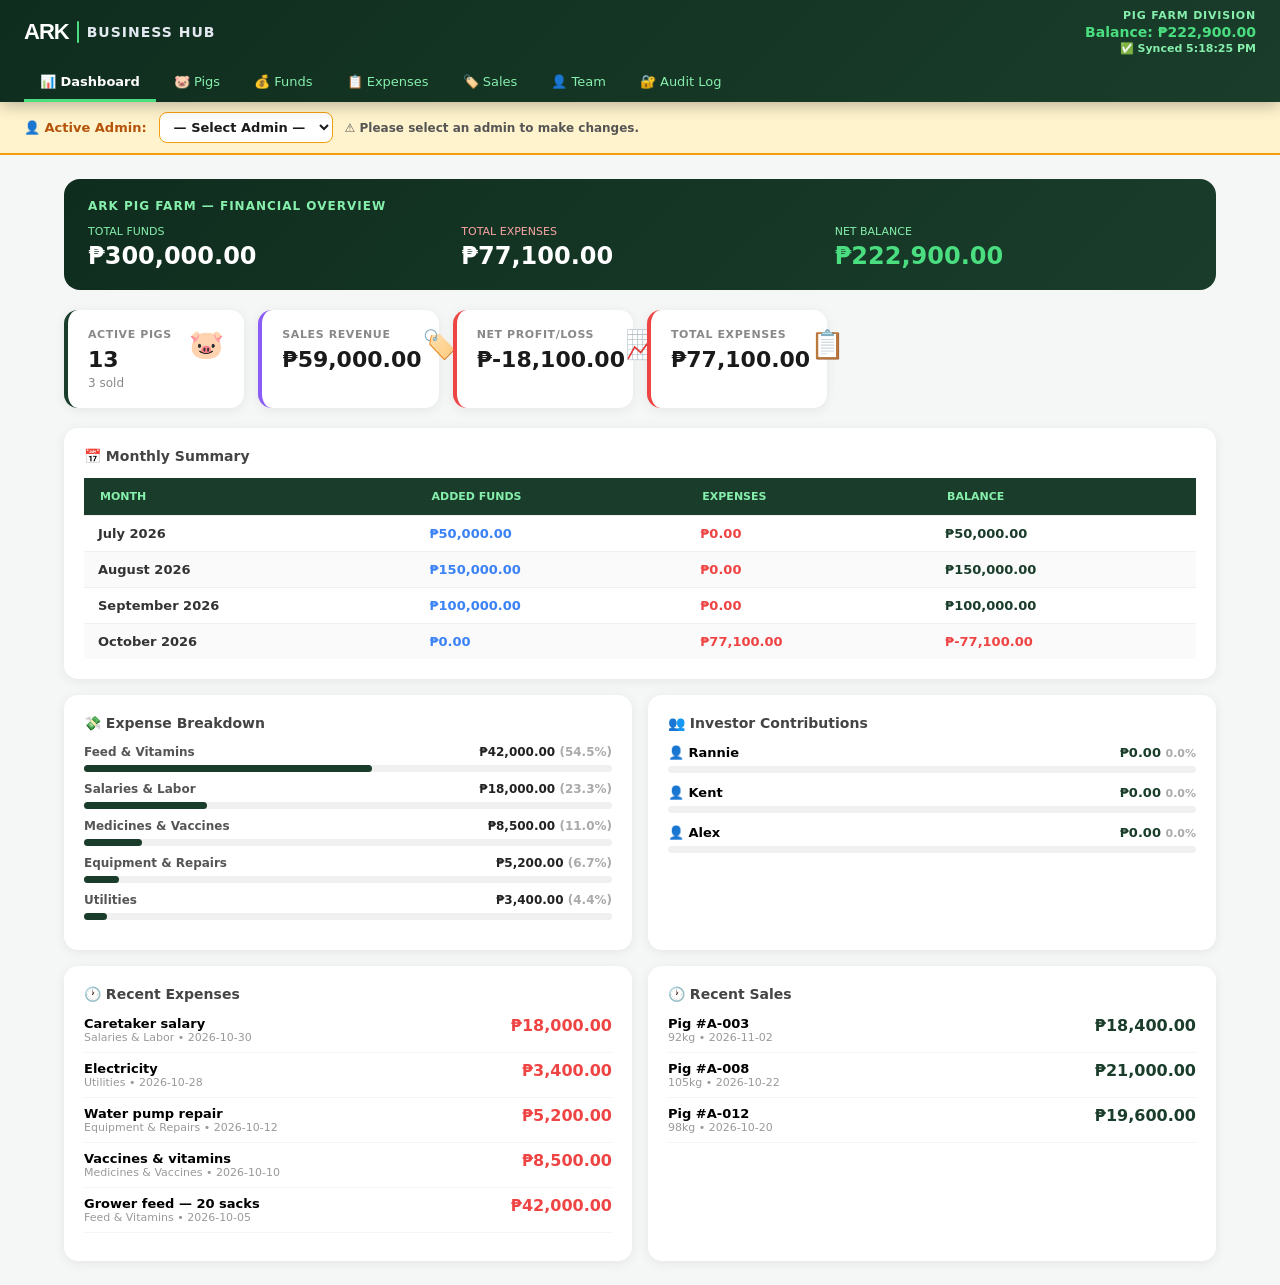
<file: ark-preview.html>
<!DOCTYPE html>
<html lang="en">
<head>
<meta charset="UTF-8"/>
<meta name="viewport" content="width=device-width,initial-scale=1.0"/>
<title>ARK | Business Hub — Pig Farm</title>
<style>
/* ── RESET ─────────────────────────────────────────────────── */
*{box-sizing:border-box;margin:0;padding:0;}
body{font-family:'Segoe UI',system-ui,sans-serif;background:#f4f7f5;min-height:100vh;}
button{cursor:pointer;font-family:inherit;}
input,select,textarea{font-family:inherit;}

/* ── HEADER ────────────────────────────────────────────────── */
#header{background:linear-gradient(135deg,#0f2d1e,#1a3d2b);color:#fff;padding:0 24px;box-shadow:0 2px 16px rgba(0,0,0,.3);position:sticky;top:0;z-index:50;}
#header-top{display:flex;align-items:center;justify-content:space-between;height:64px;}
.ark-logo{display:flex;align-items:center;}
.ark-logo .ark{font-weight:900;font-size:22px;color:#fff;letter-spacing:-1px;font-family:'Arial Black',sans-serif;}
.ark-logo .divider{width:2px;height:22px;background:#4ade80;margin:0 8px;border-radius:2px;display:inline-block;}
.ark-logo .hub{font-weight:800;font-size:14px;color:#e2e8f0;letter-spacing:1px;}
#header-right{text-align:right;}
#header-right .label{font-size:11px;color:#86efac;font-weight:600;text-transform:uppercase;letter-spacing:.8px;}
#hdr-balance{font-size:14px;font-weight:800;margin-top:2px;}
#sync-status{font-size:11px;color:#86efac;margin-top:2px;font-weight:600;}

/* ── NAV ────────────────────────────────────────────────────── */
#tab-nav{display:flex;gap:2px;overflow-x:auto;}
.tab-btn{background:none;border:none;color:#86efac;padding:10px 16px;font-size:13px;font-weight:500;border-bottom:3px solid transparent;white-space:nowrap;transition:all .15s;}
.tab-btn.active{color:#fff;font-weight:700;border-bottom:3px solid #4ade80;}
.tab-btn:hover{color:#fff;}

/* ── SEARCH ─────────────────────────────────────────────────── */
#search-bar{background:#fff;padding:12px 24px;border-bottom:1px solid #e8e8e8;display:none;}
#search-input{width:100%;max-width:320px;padding:10px 12px;border-radius:8px;border:1.5px solid #e0e0e0;font-size:14px;outline:none;background:#fafafa;}

/* ── CONTENT ────────────────────────────────────────────────── */
#content{padding:24px;max-width:1200px;margin:0 auto;}
.tab-pane{display:none;}
.tab-pane.active{display:block;}

/* ── STAT CARDS ─────────────────────────────────────────────── */
.stat-grid{display:grid;grid-template-columns:repeat(auto-fill,minmax(180px,1fr));gap:14px;margin-bottom:20px;}
.stat-card{background:#fff;border-radius:14px;padding:18px 20px;box-shadow:0 2px 12px rgba(0,0,0,.07);border-left:4px solid #1a3d2b;}
.stat-label{font-size:11px;font-weight:600;color:#888;text-transform:uppercase;letter-spacing:.6px;margin-bottom:6px;}
.stat-value{font-size:22px;font-weight:800;color:#1a1a1a;}
.stat-sub{font-size:12px;color:#888;margin-top:4px;}

/* ── HERO ────────────────────────────────────────────────────── */
.hero-card{background:linear-gradient(135deg,#0f2d1e,#1a3d2b);border-radius:16px;padding:20px 24px;margin-bottom:20px;color:#fff;}
.hero-label{font-size:12px;font-weight:700;color:#86efac;margin-bottom:12px;letter-spacing:1px;text-transform:uppercase;}
.hero-grid{display:grid;grid-template-columns:repeat(3,1fr);gap:16px;}
.hero-item-label{font-size:11px;margin-bottom:4px;}
.hero-item-value{font-size:24px;font-weight:900;}

/* ── WHITE CARD ──────────────────────────────────────────────── */
.white-card{background:#fff;border-radius:14px;padding:20px;box-shadow:0 2px 12px rgba(0,0,0,.07);margin-bottom:16px;}
.white-card h3{margin:0 0 14px;font-size:14px;color:#444;font-weight:700;}

/* ── TABLE ───────────────────────────────────────────────────── */
.data-table{width:100%;border-collapse:collapse;}
.data-table thead tr{background:#1a3d2b;}
.data-table thead th{padding:12px 16px;text-align:left;font-size:11px;font-weight:700;color:#86efac;text-transform:uppercase;white-space:nowrap;}
.data-table tbody tr{border-top:1px solid #f0f0f0;}
.data-table tbody tr:nth-child(even){background:#fafafa;}
.data-table tbody td{padding:11px 16px;font-size:13px;color:#333;}
.td-actions{display:flex;gap:6px;}

/* ── BUTTONS ─────────────────────────────────────────────────── */
.btn{border:none;border-radius:10px;padding:10px 20px;font-weight:700;font-size:14px;display:inline-flex;align-items:center;gap:6px;transition:opacity .15s;}
.btn:hover{opacity:.85;}
.btn-green{background:#1a3d2b;color:#fff;}
.btn-blue{background:#3b82f6;color:#fff;}
.btn-red{background:#ef4444;color:#fff;}
.btn-gray{background:#e5e7eb;color:#555;}
.btn-amber{background:#f59e0b;color:#fff;}
.btn-sm{padding:5px 12px;font-size:12px;border-radius:8px;}

/* ── TOOLBAR ─────────────────────────────────────────────────── */
.toolbar{display:flex;justify-content:space-between;align-items:center;margin-bottom:16px;flex-wrap:wrap;gap:10px;}
.toolbar-left{display:flex;gap:10px;align-items:center;flex-wrap:wrap;}

/* ── BADGES ──────────────────────────────────────────────────── */
.badge{border-radius:20px;padding:2px 10px;font-size:11px;font-weight:700;color:#fff;display:inline-block;}
/* ── FIX: cat-badge now white text on solid green ── */
.cat-badge{background:#1a3d2b;color:#fff;border-radius:6px;padding:4px 10px;font-size:11px;font-weight:700;white-space:nowrap;display:inline-block;}
/* Audit action badges */
.audit-add{background:#1a3d2b;color:#fff;border-radius:4px;padding:2px 8px;font-size:11px;font-weight:700;}
.audit-edit{background:#3b82f6;color:#fff;border-radius:4px;padding:2px 8px;font-size:11px;font-weight:700;}
.audit-delete{background:#ef4444;color:#fff;border-radius:4px;padding:2px 8px;font-size:11px;font-weight:700;}

/* ── ADMIN PIN BANNER ────────────────────────────────────────── */
#admin-banner{background:#fff3cd;border-bottom:2px solid #f59e0b;padding:10px 24px;display:flex;align-items:center;gap:12px;font-size:13px;}
#admin-banner span{font-weight:700;color:#b45309;}
#admin-banner select{padding:6px 10px;border-radius:8px;border:1.5px solid #f59e0b;font-size:13px;font-weight:700;color:#1a1a1a;outline:none;background:#fff;}
#admin-banner .admin-indicator{font-size:12px;color:#555;}

/* ── MODAL ───────────────────────────────────────────────────── */
.modal-overlay{position:fixed;inset:0;background:rgba(0,0,0,.55);z-index:100;display:none;align-items:center;justify-content:center;padding:16px;}
.modal-overlay.open{display:flex;}
.modal-box{background:#fff;border-radius:16px;width:100%;max-width:520px;max-height:90vh;overflow-y:auto;box-shadow:0 20px 60px rgba(0,0,0,.3);}
.modal-header{display:flex;justify-content:space-between;align-items:center;padding:20px 24px 0;}
.modal-header h2{margin:0;font-size:18px;color:#1a1a1a;font-weight:700;}
.modal-close{border:none;background:#f0f0f0;border-radius:8px;width:32px;height:32px;font-size:14px;font-weight:700;color:#555;}
.modal-body{padding:24px;}
.field{margin-bottom:16px;}
.field label{display:block;font-size:12px;font-weight:600;color:#555;margin-bottom:6px;text-transform:uppercase;letter-spacing:.5px;}
.field input,.field select,.field textarea{width:100%;padding:10px 12px;border-radius:8px;border:1.5px solid #e0e0e0;font-size:14px;outline:none;background:#fafafa;box-sizing:border-box;}
.field input.required-highlight{border-color:#f59e0b;background:#fffbeb;}
.field textarea{resize:vertical;height:70px;}
.modal-footer{display:flex;gap:10px;justify-content:flex-end;margin-top:8px;}
.field-row{display:grid;grid-template-columns:1fr 1fr;gap:12px;}
.admin-field{background:#f0fdf4;border-radius:10px;padding:12px 14px;margin-bottom:16px;border:1.5px solid #86efac;}
.admin-field label{color:#1a3d2b !important;}
.admin-field input{border-color:#4ade80 !important;background:#fff !important;}

/* ── PIG CARDS ───────────────────────────────────────────────── */
.pig-grid{display:grid;grid-template-columns:repeat(auto-fill,minmax(280px,1fr));gap:14px;}
.pig-card{background:#fff;border-radius:14px;padding:16px;box-shadow:0 2px 12px rgba(0,0,0,.07);}

/* ── MANAGER CARDS ───────────────────────────────────────────── */
.manager-grid{display:grid;grid-template-columns:repeat(auto-fill,minmax(260px,1fr));gap:14px;}
.manager-card{background:#fff;border-radius:14px;padding:20px;box-shadow:0 2px 12px rgba(0,0,0,.07);}

/* ── PROGRESS ────────────────────────────────────────────────── */
.prog-bg{background:#f0f0f0;border-radius:99px;height:7px;margin-top:6px;}
.prog-fill{border-radius:99px;height:7px;}

/* ── TOAST ───────────────────────────────────────────────────── */
#toast{position:fixed;bottom:24px;right:24px;z-index:999;background:#1a3d2b;color:#fff;padding:12px 20px;border-radius:10px;font-size:13px;font-weight:600;box-shadow:0 4px 20px rgba(0,0,0,.2);opacity:0;transform:translateY(10px);transition:all .3s;pointer-events:none;}
#toast.show{opacity:1;transform:translateY(0);}
#toast.error{background:#ef4444;}
#toast.warn{background:#f59e0b;}

/* ── EMPTY / LOADING ─────────────────────────────────────────── */
.empty{text-align:center;padding:60px;color:#bbb;}
.empty-icon{font-size:48px;margin-bottom:12px;}
.loading-msg{text-align:center;padding:40px;color:#888;font-size:14px;}

/* ── AUDIT LOG ROW HIGHLIGHT ─────────────────────────────────── */
.audit-today{background:#fffbeb !important;}

@media(max-width:600px){
  .hero-grid{grid-template-columns:1fr;gap:8px;}
  .field-row{grid-template-columns:1fr;}
  #content{padding:12px;}
  .hero-item-value{font-size:18px;}
}
</style>
<script>
/* PREVIEW-ONLY: mock the backend with safe dummy data (no real records). */
(function(){
  var DUMMY={
    funds:[
      {source:"Investor A",amount:150000,date:"2026-08-01"},
      {source:"Investor B",amount:100000,date:"2026-09-01"},
      {source:"Owner Capital",amount:50000,date:"2026-07-15"}
    ],
    expenses:[
      {description:"Grower feed — 20 sacks",amount:42000,category:"Feed & Vitamins",date:"2026-10-05"},
      {description:"Vaccines & vitamins",amount:8500,category:"Medicines & Vaccines",date:"2026-10-10"},
      {description:"Caretaker salary",amount:18000,category:"Salaries & Labor",date:"2026-10-30"},
      {description:"Water pump repair",amount:5200,category:"Equipment & Repairs",date:"2026-10-12"},
      {description:"Electricity",amount:3400,category:"Utilities",date:"2026-10-28"}
    ],
    sales:[
      {tag:"A-012",weight:98,totalprice:19600,date:"2026-10-20"},
      {tag:"A-008",weight:105,totalprice:21000,date:"2026-10-22"},
      {tag:"A-003",weight:92,totalprice:18400,date:"2026-11-02"}
    ],
    pigs:(function(){var a=[];var st=["Weaner","Grower","Grower","Fattening","Fattening","Fattening"];
      for(var i=1;i<=16;i++){a.push({tag:"A-"+String(i).padStart(3,"0"),stage:st[i%st.length],weight:30+((i*7)%80),breed:(i%2?"Landrace":"Large White"),date:"2026-09-"+String((i%27)+1).padStart(2,"0")});}
      a[2].stage="Sold";a[7].stage="Sold";a[11].stage="Sold";return a;})(),
    "Audit Log":[
      {adminName:"Manager",action:"Added Sale",details:"Pig #A-012 • PHP 19,600",time:"2026-10-20 14:03"},
      {adminName:"Investor A",action:"Added Fund",details:"PHP 100,000",time:"2026-09-01 09:12"},
      {adminName:"Manager",action:"Added Expense",details:"Grower feed • PHP 42,000",time:"2026-10-05 08:40"}
    ]
  };
  function R(o){return Promise.resolve(new Response(JSON.stringify(o),{headers:{"Content-Type":"application/json"}}));}
  window.fetch=function(url,opts){
    try{var b=JSON.parse((opts&&opts.body)||"{}");
      if(b.action==="getAll"){return R({success:true,data:(DUMMY[b.sheet]||[])});}
      return R({success:true});
    }catch(e){return R({success:true,data:[]});}
  };
  try{localStorage.setItem("ark_admin","Manager");}catch(e){}
})();
</script>
</head>
<body>

<!-- HEADER -->
<div id="header">
  <div id="header-top">
    <div class="ark-logo">
      <span class="ark">ARK</span>
      <span class="divider"></span>
      <span class="hub">BUSINESS HUB</span>
    </div>
    <div id="header-right">
      <div class="label">Pig Farm Division</div>
      <div id="hdr-balance" style="color:#4ade80">Loading...</div>
      <div id="sync-status">⟳ Connecting...</div>
    </div>
  </div>
  <div id="tab-nav">
    <button class="tab-btn active" data-tab="dashboard">📊 Dashboard</button>
    <button class="tab-btn" data-tab="pigs">🐷 Pigs</button>
    <button class="tab-btn" data-tab="funds">💰 Funds</button>
    <button class="tab-btn" data-tab="expenses">📋 Expenses</button>
    <button class="tab-btn" data-tab="sales">🏷️ Sales</button>
    <button class="tab-btn" data-tab="team">👤 Team</button>
    <button class="tab-btn" data-tab="auditlog">🔐 Audit Log</button>
  </div>
</div>

<!-- ADMIN SELECTOR BANNER -->
<div id="admin-banner">
  <span>👤 Active Admin:</span>
  <select id="active-admin" onchange="onAdminChange()">
    <option value="">— Select Admin —</option>
    <option>Rannie</option>
    <option>Kent</option>
    <option>Alex</option>
  </select>
  <span class="admin-indicator" id="admin-indicator">⚠ Please select an admin to make changes.</span>
</div>

<!-- SEARCH (Pigs only) -->
<div id="search-bar">
  <input id="search-input" placeholder="🔍  Search by tag or name..." oninput="renderPigs()"/>
</div>

<!-- CONTENT -->
<div id="content">
  <div id="pane-dashboard" class="tab-pane active"><div class="loading-msg">⟳ Loading dashboard...</div></div>
  <div id="pane-pigs"      class="tab-pane"><div class="loading-msg">⟳ Loading pigs...</div></div>
  <div id="pane-funds"     class="tab-pane"><div class="loading-msg">⟳ Loading funds...</div></div>
  <div id="pane-expenses"  class="tab-pane"><div class="loading-msg">⟳ Loading expenses...</div></div>
  <div id="pane-sales"     class="tab-pane"><div class="loading-msg">⟳ Loading sales...</div></div>
  <div id="pane-team"      class="tab-pane"><div class="loading-msg">⟳ Loading team...</div></div>
  <div id="pane-auditlog"  class="tab-pane"><div class="loading-msg">⟳ Loading audit log...</div></div>
</div>

<div id="toast"></div>

<!-- MODAL -->
<div class="modal-overlay" id="modal">
  <div class="modal-box">
    <div class="modal-header">
      <h2 id="modal-title">Form</h2>
      <button class="modal-close" onclick="closeModal()">✕</button>
    </div>
    <div class="modal-body" id="modal-body"></div>
  </div>
</div>

<script>
// ════════════════════════════════════════════════════════════
// ARK | Business Hub — Pig Farm  FINAL VERSION
// - Category filter bug FIXED (normalized string comparison)
// - Audit Log with Google Sheets sync
// - Admin authentication on every write action
// ════════════════════════════════════════════════════════════

var APPS_SCRIPT_URL = "https://script.google.com/macros/s/AKfycbxS9gohM8_X8ZSO9Y0l-XqC2BsVjBiIjJul2RhIucnwsrG8J-d8KM7x7cDwG4Ifuf_4PA/exec";

var CATEGORIES = ["Feed & Vitamins","Medicines & Vaccines","Salaries & Labor","Equipment & Repairs","Utilities","Other"];
var PIG_STAGES = ["Piglet","Weaner","Grower","Finisher","Breeder","Sold","Deceased"];
var STAGE_COLORS = {Piglet:"#f59e0b",Weaner:"#3b82f6",Grower:"#8b5cf6",Finisher:"#ec4899",Breeder:"#14b8a6",Sold:"#6b7280",Deceased:"#ef4444"};
var ADMINS    = ["Rannie","Kent","Alex"];
var INVESTORS = ["Rannie","Kent","Alex"];

var DB = { funds:[], expenses:[], sales:[], pigs:[], auditlog:[] };
var currentTab = "dashboard";

// ════════════════════════════════════════════════════════════
// ADMIN MANAGEMENT
// ════════════════════════════════════════════════════════════
function getAdmin() {
  return document.getElementById("active-admin").value.trim();
}
function requireAdmin() {
  var a = getAdmin();
  if (!a) { toast("⚠ Please select an admin first!", "warn"); return null; }
  return a;
}
function onAdminChange() {
  var a = getAdmin();
  var ind = document.getElementById("admin-indicator");
  if (a) {
    ind.textContent = "✅ Logged in as " + a + " — all changes will be recorded.";
    ind.style.color = "#1a3d2b";
  } else {
    ind.textContent = "⚠ Please select an admin to make changes.";
    ind.style.color = "#b45309";
  }
}

// ════════════════════════════════════════════════════════════
// HELPERS
// ════════════════════════════════════════════════════════════
function fmt(n) { return "₱"+Number(n||0).toLocaleString("en-PH",{minimumFractionDigits:2,maximumFractionDigits:2}); }
function today() { return new Date().toISOString().slice(0,10); }
function daysOld(dob) {
  var d = Math.floor((new Date()-new Date(dob))/86400000);
  return d<30?d+"d":d<365?Math.floor(d/30)+"mo":(d/365).toFixed(1)+"yr";
}
function esc(s) { return String(s||"").replace(/&/g,"&amp;").replace(/</g,"&lt;").replace(/>/g,"&gt;").replace(/"/g,"&quot;"); }

// ── KEY FIX: normalize category strings for comparison ───────
// This fixes "Equipment & Repairs" not matching after esc() converts & to &amp;
function normStr(s) {
  return String(s||"").trim().toLowerCase()
    .replace(/&amp;/gi,"&")   // unescape HTML entities
    .replace(/&#38;/gi,"&")   // alternate encoding
    .replace(/\s+/g," ");     // collapse spaces
}

function getCat(e) {
  // Try all possible key variations Google Sheets might return
  return e.category || e.Category || e["category"] || "";
}

function isToday(dateStr) {
  if (!dateStr) return false;
  return String(dateStr).slice(0,10) === today();
}

function toast(msg, type) {
  var t = document.getElementById("toast");
  t.textContent = msg;
  t.className = "show" + (type==="error"?" error":type==="warn"?" warn":"");
  setTimeout(function(){ t.className=""; }, 3500);
}
function setSyncStatus(msg) { document.getElementById("sync-status").textContent = msg; }
function setBalance() {
  var funds = DB.funds.reduce(function(s,f){ return s+Number(f.amount||0); },0);
  var exp   = DB.expenses.reduce(function(s,e){ return s+Number(e.amount||0); },0);
  var bal   = funds-exp;
  var el    = document.getElementById("hdr-balance");
  el.textContent = "Balance: "+fmt(bal);
  el.style.color = bal>=0?"#4ade80":"#f87171";
}

// ════════════════════════════════════════════════════════════
// API — auto-detects standalone vs Apps Script hosted
// ════════════════════════════════════════════════════════════
var IS_GAS = (typeof google!=="undefined" && google.script);

function api(action, sheetName, row) {
  return new Promise(function(resolve, reject) {
    if (IS_GAS) {
      var r = google.script.run
        .withSuccessHandler(resolve)
        .withFailureHandler(reject);
      if (action==="getAll")    r.getAllRows(sheetName);
      else if (action==="addRow")    r.addRow(sheetName, row);
      else if (action==="updateRow") r.updateRow(sheetName, row);
      else if (action==="deleteRow") r.deleteRow(sheetName, row);
      else if (action==="logAudit")  r.logAudit(row.adminName, row.action, row.details);
    } else {
      fetch(APPS_SCRIPT_URL, {
        method:"POST",
        headers:{"Content-Type":"application/json"},
        body:JSON.stringify({action:action, sheet:sheetName, row:row||{}})
      })
      .then(function(res){
        var ct = res.headers.get("content-type")||"";
        if (ct.indexOf("application/json")>-1) return res.json();
        return res.text().then(function(t){ throw new Error("Non-JSON: "+t.slice(0,200)); });
      })
      .then(resolve).catch(reject);
    }
  });
}

// Write to Audit Log sheet in Google Sheets
function auditLog(action, details) {
  var admin = getAdmin();
  if (!admin) return; // no admin = no log (shouldn't reach here)
  api("logAudit","Audit Log",{ adminName:admin, action:action, details:details })
    .catch(function(e){ console.warn("Audit log failed:", e); });
}

// ════════════════════════════════════════════════════════════
// LOAD ALL DATA
// ════════════════════════════════════════════════════════════
function loadAll() {
  setSyncStatus("⟳ Syncing...");
  var sheets = ["funds","expenses","sales","pigs"];
  var done=0, errors=0;
  sheets.forEach(function(name) {
    api("getAll", name)
      .then(function(res){
        if (res&&res.success&&Array.isArray(res.data)) DB[name]=res.data;
        else if (res&&res.error){ console.warn(name,res.error); errors++; }
      })
      .catch(function(e){ console.error(name,e); errors++; })
      .finally(function(){
        done++;
        if (done===sheets.length) {
          setBalance(); renderCurrentTab();
          setSyncStatus(errors===0?"✅ Synced "+new Date().toLocaleTimeString():"⚠ Partial ("+errors+" errors)");
        }
      });
  });
}

function loadAuditLog() {
  setSyncStatus("⟳ Loading audit log...");
  api("getAll","Audit Log")
    .then(function(res){
      DB.auditlog = (res&&res.success&&Array.isArray(res.data)) ? res.data : [];
      renderAuditLog();
      setSyncStatus("✅ Synced "+new Date().toLocaleTimeString());
    })
    .catch(function(){ DB.auditlog=[]; renderAuditLog(); });
}

// ════════════════════════════════════════════════════════════
// TAB NAVIGATION
// ════════════════════════════════════════════════════════════
document.querySelectorAll(".tab-btn").forEach(function(btn){
  btn.addEventListener("click",function(){
    document.querySelectorAll(".tab-btn").forEach(function(b){ b.classList.remove("active"); });
    document.querySelectorAll(".tab-pane").forEach(function(p){ p.classList.remove("active"); });
    btn.classList.add("active");
    currentTab = btn.dataset.tab;
    document.getElementById("pane-"+currentTab).classList.add("active");
    document.getElementById("search-bar").style.display = currentTab==="pigs"?"":"none";
    renderCurrentTab();
  });
});

function renderCurrentTab() {
  if      (currentTab==="dashboard") renderDashboard();
  else if (currentTab==="pigs")      renderPigs();
  else if (currentTab==="funds")     renderFunds();
  else if (currentTab==="expenses")  renderExpenses();
  else if (currentTab==="sales")     renderSales();
  else if (currentTab==="team")      renderTeam();
  else if (currentTab==="auditlog")  loadAuditLog();
}

// ════════════════════════════════════════════════════════════
// DASHBOARD
// ════════════════════════════════════════════════════════════
function renderDashboard() {
  var tF=DB.funds.reduce(function(s,f){return s+Number(f.amount||0);},0);
  var tE=DB.expenses.reduce(function(s,e){return s+Number(e.amount||0);},0);
  var tS=DB.sales.reduce(function(s,r){return s+Number(r.totalprice||0);},0);
  var bal=tF-tE, profit=tS-tE;
  var active=DB.pigs.filter(function(p){return p.stage!=="Sold"&&p.stage!=="Deceased";}).length;
  var sold=DB.pigs.filter(function(p){return p.stage==="Sold";}).length;

  // Expense by category — use normStr for matching
  var catRows=CATEGORIES.map(function(c){
    var total=DB.expenses.filter(function(e){ return normStr(getCat(e))===normStr(c); })
                         .reduce(function(s,e){return s+Number(e.amount||0);},0);
    return {name:c,total:total};
  }).filter(function(c){return c.total>0;}).sort(function(a,b){return b.total-a.total;});

  var catHTML=catRows.length===0?'<p style="color:#aaa;font-size:13px">No expenses yet.</p>'
    :catRows.map(function(c){
      var pct=tE>0?(c.total/tE*100).toFixed(1):0;
      return '<div style="margin-bottom:10px">'
        +'<div style="display:flex;justify-content:space-between;font-size:12px;margin-bottom:4px">'
        +'<span style="color:#555;font-weight:600">'+esc(c.name)+'</span>'
        +'<span style="color:#222;font-weight:700">'+fmt(c.total)+' <span style="color:#aaa">('+pct+'%)</span></span></div>'
        +'<div class="prog-bg"><div class="prog-fill" style="background:#1a3d2b;width:'+pct+'%"></div></div></div>';
    }).join("");

  var invHTML=INVESTORS.map(function(name){
    var c=DB.funds.filter(function(f){return f.source===name;}).reduce(function(s,f){return s+Number(f.amount||0);},0);
    var pct=tF>0?(c/tF*100).toFixed(1):0;
    return '<div style="margin-bottom:12px">'
      +'<div style="display:flex;justify-content:space-between;margin-bottom:4px">'
      +'<span style="font-weight:700;font-size:13px">👤 '+esc(name)+'</span>'
      +'<span style="font-weight:700;font-size:13px;color:#1a3d2b">'+fmt(c)+' <span style="color:#aaa;font-size:11px">'+pct+'%</span></span></div>'
      +'<div class="prog-bg"><div class="prog-fill" style="background:#4ade80;width:'+pct+'%"></div></div></div>';
  }).join("");

  var monthly={};
  DB.funds.forEach(function(f){var m=String(f.date||"").slice(0,7);if(m.length<7)return;if(!monthly[m])monthly[m]={added:0,expenses:0};monthly[m].added+=Number(f.amount||0);});
  DB.expenses.forEach(function(e){var m=String(e.date||"").slice(0,7);if(m.length<7)return;if(!monthly[m])monthly[m]={added:0,expenses:0};monthly[m].expenses+=Number(e.amount||0);});
  var monthHTML=Object.keys(monthly).sort().map(function(m){
    var d=monthly[m],b=d.added-d.expenses,lbl=m;
    try{lbl=new Date(m+"-01").toLocaleDateString("en-PH",{month:"long",year:"numeric"});}catch(e){}
    return '<tr><td style="padding:10px 14px;font-weight:700">'+esc(lbl)+'</td>'
      +'<td style="padding:10px 14px;color:#3b82f6;font-weight:700">'+fmt(d.added)+'</td>'
      +'<td style="padding:10px 14px;color:#ef4444;font-weight:700">'+fmt(d.expenses)+'</td>'
      +'<td style="padding:10px 14px;font-weight:800;color:'+(b>=0?"#1a3d2b":"#ef4444")+'">'+fmt(b)+'</td></tr>';
  }).join("")||'<tr><td colspan="4" style="padding:20px;text-align:center;color:#bbb">No data yet.</td></tr>';

  var rE=DB.expenses.slice().sort(function(a,b){return String(b.date)>String(a.date)?1:-1;}).slice(0,5);
  var rS=DB.sales.slice().sort(function(a,b){return String(b.date)>String(a.date)?1:-1;}).slice(0,5);
  var rEHTML=rE.length===0?'<p style="color:#aaa;font-size:13px">No expenses yet.</p>'
    :rE.map(function(e){return '<div style="display:flex;justify-content:space-between;border-bottom:1px solid #f5f5f5;padding-bottom:8px;margin-bottom:8px">'
      +'<div><div style="font-weight:600;font-size:13px">'+esc(e.description)+'</div>'
      +'<div style="font-size:11px;color:#999">'+esc(getCat(e))+(e.date?" • "+e.date:"")+'</div></div>'
      +'<span style="font-weight:700;color:#ef4444;white-space:nowrap">'+fmt(e.amount)+'</span></div>';}).join("");
  var rSHTML=rS.length===0?'<p style="color:#aaa;font-size:13px">No sales yet.</p>'
    :rS.map(function(s){return '<div style="display:flex;justify-content:space-between;border-bottom:1px solid #f5f5f5;padding-bottom:8px;margin-bottom:8px">'
      +'<div><div style="font-weight:600;font-size:13px">Pig #'+esc(s.tag)+'</div>'
      +'<div style="font-size:11px;color:#999">'+esc(s.weight||"")+'kg • '+esc(s.date||"")+'</div></div>'
      +'<span style="font-weight:700;color:#1a3d2b;white-space:nowrap">'+fmt(s.totalprice)+'</span></div>';}).join("");

  document.getElementById("pane-dashboard").innerHTML=
    '<div class="hero-card"><div class="hero-label">ARK Pig Farm — Financial Overview</div>'
    +'<div class="hero-grid">'
    +'<div><div class="hero-item-label" style="color:#86efac">TOTAL FUNDS</div><div class="hero-item-value">'+fmt(tF)+'</div></div>'
    +'<div><div class="hero-item-label" style="color:#fca5a5">TOTAL EXPENSES</div><div class="hero-item-value">'+fmt(tE)+'</div></div>'
    +'<div><div class="hero-item-label" style="color:'+(bal>=0?"#86efac":"#fca5a5")+'">NET BALANCE</div>'
    +'<div class="hero-item-value" style="color:'+(bal>=0?"#4ade80":"#f87171")+'">'+fmt(bal)+'</div></div>'
    +'</div></div>'
    +'<div class="stat-grid">'
    +'<div class="stat-card" style="border-left-color:#1a3d2b"><div style="display:flex;justify-content:space-between"><div><div class="stat-label">Active Pigs</div><div class="stat-value">'+active+'</div><div class="stat-sub">'+sold+' sold</div></div><span style="font-size:28px">🐷</span></div></div>'
    +'<div class="stat-card" style="border-left-color:#8b5cf6"><div style="display:flex;justify-content:space-between"><div><div class="stat-label">Sales Revenue</div><div class="stat-value">'+fmt(tS)+'</div></div><span style="font-size:28px">🏷️</span></div></div>'
    +'<div class="stat-card" style="border-left-color:'+(profit>=0?"#1a3d2b":"#ef4444")+'"><div style="display:flex;justify-content:space-between"><div><div class="stat-label">Net Profit/Loss</div><div class="stat-value">'+fmt(profit)+'</div></div><span style="font-size:28px">📈</span></div></div>'
    +'<div class="stat-card" style="border-left-color:#ef4444"><div style="display:flex;justify-content:space-between"><div><div class="stat-label">Total Expenses</div><div class="stat-value">'+fmt(tE)+'</div></div><span style="font-size:28px">📋</span></div></div>'
    +'</div>'
    +'<div class="white-card"><h3>📅 Monthly Summary</h3><div style="overflow-x:auto"><table class="data-table"><thead><tr><th>Month</th><th>Added Funds</th><th>Expenses</th><th>Balance</th></tr></thead><tbody>'+monthHTML+'</tbody></table></div></div>'
    +'<div style="display:grid;grid-template-columns:1fr 1fr;gap:16px;margin-bottom:16px">'
    +'<div class="white-card" style="margin:0"><h3>💸 Expense Breakdown</h3>'+catHTML+'</div>'
    +'<div class="white-card" style="margin:0"><h3>👥 Investor Contributions</h3>'+invHTML+'</div></div>'
    +'<div style="display:grid;grid-template-columns:1fr 1fr;gap:16px">'
    +'<div class="white-card" style="margin:0"><h3>🕐 Recent Expenses</h3>'+rEHTML+'</div>'
    +'<div class="white-card" style="margin:0"><h3>🕐 Recent Sales</h3>'+rSHTML+'</div></div>';
}

// ════════════════════════════════════════════════════════════
// PIGS
// ════════════════════════════════════════════════════════════
function renderPigs() {
  var search=((document.getElementById("search-input")||{}).value||"").toLowerCase();
  var sf=document.getElementById("pig-stage-filter")?document.getElementById("pig-stage-filter").value:"All";
  var filtered=DB.pigs.filter(function(p){
    return (sf==="All"||p.stage===sf)&&(!search||(p.tag||"").toLowerCase().indexOf(search)>-1||(p.name||"").toLowerCase().indexOf(search)>-1);
  });
  var sOpts='<option value="All">All Stages</option>'+PIG_STAGES.map(function(s){return '<option value="'+s+'"'+(sf===s?" selected":"")+'>'+s+'</option>';}).join("");
  var cards=filtered.length===0?'<div class="empty"><div class="empty-icon">🐷</div><p>No pigs found.</p></div>'
    :filtered.map(function(p){
      var col=STAGE_COLORS[p.stage]||"#ccc";
      return '<div class="pig-card" style="border-top:3px solid '+col+'">'
        +'<div style="display:flex;justify-content:space-between;align-items:flex-start;margin-bottom:10px">'
        +'<div><div style="font-weight:800;font-size:16px">🐷 '+esc(p.name||"Pig #"+p.tag)+'</div>'
        +'<div style="font-size:12px;color:#888;margin-top:2px">Tag: <b>'+esc(p.tag||"")+'</b> • '+esc(p.gender||"")+'</div></div>'
        +'<span class="badge" style="background:'+col+'">'+esc(p.stage||"")+'</span></div>'
        +'<div style="font-size:12px;color:#666;line-height:1.8">'
        +(p.dob?'<div>📅 Born: '+esc(p.dob)+' ('+daysOld(p.dob)+' old)</div>':'')
        +(p.mother?'<div>🐷 Mother: '+esc(p.mother)+'</div>':'')
        +(p.father?'<div>🐗 Father: '+esc(p.father)+'</div>':'')
        +(p.notes?'<div style="color:#999;font-style:italic">'+esc(p.notes)+'</div>':'')
        +'</div><div style="display:flex;gap:8px;margin-top:12px">'
        +'<button class="btn btn-blue btn-sm" onclick="openPigModal('+p.id+')">✏️ Edit</button>'
        +'<button class="btn btn-red btn-sm" onclick="deletePig('+p.id+')">🗑️ Delete</button>'
        +'</div></div>';
    }).join("");
  document.getElementById("pane-pigs").innerHTML=
    '<div class="toolbar"><div class="toolbar-left">'
    +'<button class="btn btn-green" onclick="openPigModal()">+ Add Pig</button>'
    +'<select id="pig-stage-filter" class="btn btn-gray" onchange="renderPigs()" style="padding:10px 14px">'+sOpts+'</select>'
    +'</div><span style="font-size:13px;color:#666;font-weight:600">'+filtered.length+' pig(s)</span></div>'
    +'<div class="pig-grid">'+cards+'</div>';
}

function openPigModal(id) {
  var p=id!==undefined?DB.pigs.find(function(x){return x.id===id;}):null;
  var sOpts=PIG_STAGES.map(function(s){return '<option'+(p&&p.stage===s?" selected":"")+'>'+s+'</option>';}).join("");
  document.getElementById("modal-title").textContent=p?"Edit Pig":"Add New Pig";
  document.getElementById("modal-body").innerHTML=
    adminField()
    +'<div class="field"><label>Ear Tag / ID *</label><input id="f-tag" value="'+esc(p?p.tag:"")+'"/></div>'
    +'<div class="field"><label>Name</label><input id="f-name" value="'+esc(p?p.name:"")+'"/></div>'
    +'<div class="field-row">'
    +'<div class="field"><label>Date of Birth</label><input type="date" id="f-dob" value="'+esc(p?p.dob:"")+'"/></div>'
    +'<div class="field"><label>Gender</label><select id="f-gender">'+['Female','Male','Castrated'].map(function(g){return '<option'+(p&&p.gender===g?" selected":"")+'>'+g+'</option>';}).join("")+'</select></div></div>'
    +'<div class="field"><label>Stage</label><select id="f-stage">'+sOpts+'</select></div>'
    +'<div class="field-row">'
    +'<div class="field"><label>Mother Tag</label><input id="f-mother" value="'+esc(p?p.mother:"")+'"/></div>'
    +'<div class="field"><label>Father Tag</label><input id="f-father" value="'+esc(p?p.father:"")+'"/></div></div>'
    +'<div class="field"><label>Notes</label><textarea id="f-notes">'+esc(p?p.notes:"")+'</textarea></div>'
    +'<div class="modal-footer">'
    +'<button class="btn btn-gray" onclick="closeModal()">Cancel</button>'
    +'<button class="btn btn-green" onclick="savePig('+(p?p.id:"undefined")+','+(p?p._row:"undefined")+')">'+(p?"Update Pig":"Add Pig")+'</button>'
    +'</div>';
  openModal();
}

function savePig(id,rowNum){
  var admin=requireAdmin(); if(!admin)return;
  var row={tag:document.getElementById("f-tag").value.trim(),name:document.getElementById("f-name").value.trim(),dob:document.getElementById("f-dob").value,stage:document.getElementById("f-stage").value,gender:document.getElementById("f-gender").value,mother:document.getElementById("f-mother").value.trim(),father:document.getElementById("f-father").value.trim(),notes:document.getElementById("f-notes").value.trim()};
  if(!row.tag){toast("Tag/ID required!","error");return;}
  closeModal();
  var isEdit=id!==undefined&&!isNaN(Number(id));
  if(isEdit){row._row=rowNum;DB.pigs=DB.pigs.map(function(p){return p.id===id?Object.assign({},p,row):p;});}
  else{DB.pigs.push(Object.assign({id:DB.pigs.length,_row:DB.pigs.length+2},row));}
  setBalance();renderPigs();
  api(isEdit?"updateRow":"addRow","pigs",row).then(function(res){
    if(res&&res.success){
      toast("✅ Pig saved!");
      auditLog(isEdit?"Edited Pig":"Added Pig","Tag: "+row.tag+" | Stage: "+row.stage+" | Admin: "+admin);
      loadAll();
    } else {toast("❌ "+(res?res.error:"Unknown"),"error");}
  }).catch(function(e){toast("⚠ Network error","error");console.error(e);});
}

function deletePig(id){
  var admin=requireAdmin(); if(!admin)return;
  var p=DB.pigs.find(function(x){return x.id===id;});
  if(!confirm("Delete pig "+(p?p.tag:"")+"?"))return;
  DB.pigs=DB.pigs.filter(function(x){return x.id!==id;});
  setBalance();renderPigs();
  api("deleteRow","pigs",{id:id}).then(function(res){
    if(res&&res.success){toast("✅ Pig deleted.");auditLog("Deleted Pig","Tag: "+(p?p.tag:"?")+" | Admin: "+admin);loadAll();}
    else{toast("❌ "+(res?res.error:"Unknown"),"error");}
  });
}

// ════════════════════════════════════════════════════════════
// FUNDS
// ════════════════════════════════════════════════════════════
function renderFunds() {
  var tF=DB.funds.reduce(function(s,f){return s+Number(f.amount||0);},0);
  var tE=DB.expenses.reduce(function(s,e){return s+Number(e.amount||0);},0);
  var bal=tF-tE;
  var sorted=DB.funds.slice().sort(function(a,b){return String(a.date)>String(b.date)?1:-1;});
  var run=0;
  sorted=sorted.map(function(f){run+=Number(f.amount||0);return Object.assign({},f,{runBal:run});});
  sorted.reverse();
  var rows=sorted.length===0?'<tr><td colspan="6" style="padding:30px;text-align:center;color:#bbb">No funds yet.</td></tr>'
    :sorted.map(function(f){
      var highlight=isToday(f.date)?' style="background:#f0fdf4"':'';
      return '<tr'+highlight+'>'
        +'<td style="white-space:nowrap">'+esc(f.date||"")+(isToday(f.date)?' <span style="background:#1a3d2b;color:#fff;border-radius:4px;padding:1px 6px;font-size:10px;font-weight:700">TODAY</span>':'')+'</td>'
        +'<td style="font-weight:600">'+esc(f.source||"")+'</td>'
        +'<td style="font-weight:700;color:#3b82f6">'+fmt(f.amount)+'</td>'
        +'<td style="color:#888">'+esc(f.notes||"—")+'</td>'
        +'<td style="font-weight:800;color:'+(f.runBal>=0?"#1a3d2b":"#ef4444")+'">'+fmt(f.runBal)+'</td>'
        +'<td><div class="td-actions">'
        +'<button class="btn btn-blue btn-sm" onclick="openFundModal('+f.id+')">✏️ Edit</button>'
        +'<button class="btn btn-red btn-sm" onclick="deleteFund('+f.id+')">🗑️ Del</button>'
        +'</div></td></tr>';
    }).join("");
  document.getElementById("pane-funds").innerHTML=
    '<div class="stat-grid">'
    +'<div class="stat-card" style="border-left-color:#3b82f6"><div class="stat-label">Total Funds Added</div><div class="stat-value">'+fmt(tF)+'</div></div>'
    +'<div class="stat-card" style="border-left-color:'+(bal>=0?"#1a3d2b":"#ef4444")+'"><div class="stat-label">Available Balance</div><div class="stat-value" style="color:'+(bal>=0?"#1a3d2b":"#ef4444")+'">'+fmt(bal)+'</div></div>'
    +'</div>'
    +'<div class="toolbar"><div></div><button class="btn btn-green" onclick="openFundModal()">+ Add Funds</button></div>'
    +'<div class="white-card" style="overflow-x:auto;padding:0"><table class="data-table">'
    +'<thead><tr><th>Date</th><th>Source / Investor</th><th>Amount</th><th>Notes</th><th>Running Balance</th><th>Actions</th></tr></thead>'
    +'<tbody>'+rows+'</tbody></table></div>';
}

function openFundModal(id){
  var f=id!==undefined?DB.funds.find(function(x){return x.id===id;}):null;
  document.getElementById("modal-title").textContent=f?"Edit Fund":"Add Funds";
  document.getElementById("modal-body").innerHTML=
    adminField()
    +'<div class="field"><label>Date</label><input type="date" id="f-date" value="'+(f?f.date:today())+'"/></div>'
    +'<div class="field"><label>Amount (₱) *</label><input type="number" id="f-amount" value="'+esc(f?f.amount:"")+'"/></div>'
    +'<div class="field"><label>Source / Investor *</label>'
    +'<input id="f-source" list="inv-list" value="'+esc(f?f.source:"")+'" placeholder="e.g. Rannie, Kent, Alex"/>'
    +'<datalist id="inv-list">'+INVESTORS.map(function(n){return '<option value="'+n+'">';}).join("")+'</datalist></div>'
    +'<div class="field"><label>Notes</label><input id="f-notes" value="'+esc(f?f.notes:"")+'"/></div>'
    +'<div class="modal-footer">'
    +'<button class="btn btn-gray" onclick="closeModal()">Cancel</button>'
    +'<button class="btn btn-green" onclick="saveFund('+(f?f.id:"undefined")+','+(f?f._row:"undefined")+')">'+(f?"Update":"Add Funds")+'</button>'
    +'</div>';
  openModal();
}

function saveFund(id,rowNum){
  var admin=requireAdmin(); if(!admin)return;
  var row={date:document.getElementById("f-date").value,amount:document.getElementById("f-amount").value,source:document.getElementById("f-source").value.trim(),notes:document.getElementById("f-notes").value.trim()};
  if(!row.amount||!row.source){toast("Amount and source required!","error");return;}
  closeModal();
  var isEdit=id!==undefined&&!isNaN(Number(id));
  if(isEdit){row._row=rowNum;DB.funds=DB.funds.map(function(f){return f.id===id?Object.assign({},f,row):f;});}
  else{DB.funds.push(Object.assign({id:DB.funds.length,_row:DB.funds.length+2},row));}
  setBalance();renderFunds();
  api(isEdit?"updateRow":"addRow","funds",row).then(function(res){
    if(res&&res.success){
      toast("✅ Fund saved!");
      auditLog(isEdit?"Edited Fund":"Added Fund","Source: "+row.source+" | Amount: "+fmt(row.amount)+" | Admin: "+admin);
      loadAll();
    } else{toast("❌ "+(res?res.error:"Unknown"),"error");}
  });
}

function deleteFund(id){
  var admin=requireAdmin(); if(!admin)return;
  var f=DB.funds.find(function(x){return x.id===id;});
  if(!confirm("Delete this fund entry?"))return;
  DB.funds=DB.funds.filter(function(x){return x.id!==id;});
  setBalance();renderFunds();
  api("deleteRow","funds",{id:id}).then(function(res){
    if(res&&res.success){toast("✅ Deleted.");auditLog("Deleted Fund","Source: "+(f?f.source:"?")+" | Amount: "+fmt(f?f.amount:0)+" | Admin: "+admin);loadAll();}
    else{toast("❌ "+(res?res.error:"Unknown"),"error");}
  });
}

// ════════════════════════════════════════════════════════════
// EXPENSES — category filter FULLY FIXED with normStr()
// ════════════════════════════════════════════════════════════
function renderExpenses() {
  var catFilter=document.getElementById("exp-cat")?document.getElementById("exp-cat").value:"All";
  var sorted=DB.expenses.slice().sort(function(a,b){return String(b.date)>String(a.date)?1:-1;});

  // ── THE FIX: normalize both sides before comparing ─────────
  // This handles &amp; entities, extra spaces, case differences
  var filtered=catFilter==="All"?sorted:sorted.filter(function(e){
    return normStr(getCat(e))===normStr(catFilter);
  });

  var total=filtered.reduce(function(s,e){return s+Number(e.amount||0);},0);
  var catOpts='<option value="All">All Categories</option>'
    +CATEGORIES.map(function(c){
      // Use normStr to match selected state correctly too
      var sel=normStr(catFilter)===normStr(c)?" selected":"";
      return '<option value="'+esc(c)+'"'+sel+'>'+esc(c)+'</option>';
    }).join("");

  var rows=filtered.length===0
    ?'<tr><td colspan="7" style="padding:30px;text-align:center;color:#bbb">No expenses in this category.</td></tr>'
    :filtered.map(function(e){
      var by=e.recorded_by||e.recordedBy||"";
      var catVal=getCat(e);
      var highlight=isToday(e.date)?' style="background:#fff9f0"':'';
      var todayBadge=isToday(e.date)?'<span style="background:#f59e0b;color:#fff;border-radius:4px;padding:1px 6px;font-size:10px;font-weight:700;margin-left:4px">TODAY</span>':'';
      return '<tr'+highlight+'>'
        +'<td style="white-space:nowrap">'+esc(e.date||"")+todayBadge+'</td>'
        +'<td><span class="cat-badge">'+esc(catVal)+'</span></td>'
        +'<td style="font-weight:600">'+esc(e.description||"")+'</td>'
        +'<td style="font-weight:800;color:#ef4444;white-space:nowrap">'+fmt(e.amount)+'</td>'
        +'<td style="color:#888">'+esc(by)+'</td>'
        +'<td><div class="td-actions">'
        +'<button class="btn btn-blue btn-sm" onclick="openExpModal('+e.id+')">✏️ Edit</button>'
        +'<button class="btn btn-red btn-sm" onclick="deleteExp('+e.id+')">🗑️ Del</button>'
        +'</div></td></tr>';
    }).join("");

  document.getElementById("pane-expenses").innerHTML=
    '<div class="toolbar"><div class="toolbar-left">'
    +'<select id="exp-cat" class="btn btn-gray" onchange="renderExpenses()" style="padding:10px 14px">'+catOpts+'</select>'
    +'<span style="font-size:13px;font-weight:700;color:#444">'+filtered.length+' entries • Total: <span style="color:#ef4444">'+fmt(total)+'</span></span>'
    +'</div>'
    +'<button class="btn btn-green" onclick="openExpModal()">+ Add Expense</button></div>'
    +'<div class="white-card" style="overflow-x:auto;padding:0"><table class="data-table">'
    +'<thead><tr><th>Date</th><th>Category</th><th>Description</th><th>Amount</th><th>By</th><th>Actions</th></tr></thead>'
    +'<tbody>'+rows+'</tbody></table></div>';
}

function openExpModal(id){
  var e=id!==undefined?DB.expenses.find(function(x){return x.id===id;}):null;
  var eCat=e?getCat(e):"";
  var eBy=e?(e.recorded_by||e.recordedBy||ADMINS[0]):ADMINS[0];
  // ── Use normStr for dropdown pre-select too ────────────────
  var catOpts=CATEGORIES.map(function(c){
    var sel=normStr(eCat)===normStr(c)?" selected":"";
    return '<option value="'+esc(c)+'"'+sel+'>'+esc(c)+'</option>';
  }).join("");
  var byOpts=ADMINS.map(function(m){return '<option'+(eBy===m?" selected":"")+'>'+m+'</option>';}).join("");
  document.getElementById("modal-title").textContent=e?"Edit Expense":"Add Expense";
  document.getElementById("modal-body").innerHTML=
    adminField()
    +'<div class="field-row">'
    +'<div class="field"><label>Date</label><input type="date" id="f-date" value="'+(e?e.date:today())+'"/></div>'
    +'<div class="field"><label>Category</label><select id="f-cat">'+catOpts+'</select></div></div>'
    +'<div class="field"><label>Description *</label><input id="f-desc" value="'+esc(e?e.description:"")+'"/></div>'
    +'<div class="field"><label>Amount (₱) *</label><input type="number" id="f-amount" value="'+esc(e?e.amount:"")+'"/></div>'
    +'<div class="field"><label>Recorded By</label><select id="f-by">'+byOpts+'</select></div>'
    +'<div class="field"><label>Notes</label><input id="f-notes" value="'+esc(e?e.notes:"")+'"/></div>'
    +'<div class="modal-footer">'
    +'<button class="btn btn-gray" onclick="closeModal()">Cancel</button>'
    +'<button class="btn btn-green" onclick="saveExp('+(e?e.id:"undefined")+','+(e?e._row:"undefined")+')">'+(e?"Save Changes":"Add Expense")+'</button>'
    +'</div>';
  openModal();
}

function saveExp(id,rowNum){
  var admin=requireAdmin(); if(!admin)return;
  var row={date:document.getElementById("f-date").value,category:document.getElementById("f-cat").value,description:document.getElementById("f-desc").value.trim(),amount:document.getElementById("f-amount").value,recorded_by:document.getElementById("f-by").value,notes:document.getElementById("f-notes").value.trim()};
  if(!row.description||!row.amount){toast("Description and amount required!","error");return;}
  closeModal();
  var isEdit=id!==undefined&&!isNaN(Number(id));
  if(isEdit){row._row=rowNum;DB.expenses=DB.expenses.map(function(e){return e.id===id?Object.assign({},e,row):e;});}
  else{DB.expenses.push(Object.assign({id:DB.expenses.length,_row:DB.expenses.length+2},row));}
  setBalance();renderExpenses();
  api(isEdit?"updateRow":"addRow","expenses",row).then(function(res){
    if(res&&res.success){
      toast("✅ Expense saved!");
      auditLog(isEdit?"Edited Expense":"Added Expense",row.description+" | Cat: "+row.category+" | "+fmt(row.amount)+" | Admin: "+admin);
      loadAll();
    } else{toast("❌ "+(res?res.error:"Unknown"),"error");}
  });
}

function deleteExp(id){
  var admin=requireAdmin(); if(!admin)return;
  var e=DB.expenses.find(function(x){return x.id===id;});
  if(!confirm("Delete: "+(e?e.description:"this expense")+"?"))return;
  DB.expenses=DB.expenses.filter(function(x){return x.id!==id;});
  setBalance();renderExpenses();
  api("deleteRow","expenses",{id:id}).then(function(res){
    if(res&&res.success){toast("✅ Deleted.");auditLog("Deleted Expense",(e?e.description:"?")+" | "+fmt(e?e.amount:0)+" | Admin: "+admin);loadAll();}
    else{toast("❌ "+(res?res.error:"Unknown"),"error");}
  });
}

// ════════════════════════════════════════════════════════════
// SALES
// ════════════════════════════════════════════════════════════
function renderSales(){
  var sorted=DB.sales.slice().sort(function(a,b){return String(b.date)>String(a.date)?1:-1;});
  var tR=sorted.reduce(function(s,r){return s+Number(r.totalprice||0);},0);
  var tW=sorted.reduce(function(s,r){return s+Number(r.weight||0);},0);
  var rows=sorted.length===0?'<tr><td colspan="7" style="padding:30px;text-align:center;color:#bbb">No sales yet.</td></tr>'
    :sorted.map(function(s){
      var highlight=isToday(s.date)?' style="background:#f0fdf4"':'';
      return '<tr'+highlight+'>'
        +'<td style="white-space:nowrap">'+esc(s.date||"")+(isToday(s.date)?' <span style="background:#1a3d2b;color:#fff;border-radius:4px;padding:1px 6px;font-size:10px;font-weight:700">TODAY</span>':'')+'</td>'
        +'<td style="font-weight:700">'+esc(s.tag||"—")+'</td>'
        +'<td>'+esc(s.weight||"")+'kg</td>'
        +'<td>'+fmt(s.priceperkg)+'/kg</td>'
        +'<td style="font-weight:800;color:#1a3d2b">'+fmt(s.totalprice)+'</td>'
        +'<td style="color:#666">'+esc(s.buyer||"—")+'</td>'
        +'<td><div class="td-actions">'
        +'<button class="btn btn-blue btn-sm" onclick="openSaleModal('+s.id+')">✏️ Edit</button>'
        +'<button class="btn btn-red btn-sm" onclick="deleteSale('+s.id+')">🗑️ Del</button>'
        +'</div></td></tr>';
    }).join("");
  document.getElementById("pane-sales").innerHTML=
    '<div class="stat-grid">'
    +'<div class="stat-card" style="border-left-color:#8b5cf6"><div class="stat-label">Total Revenue</div><div class="stat-value">'+fmt(tR)+'</div></div>'
    +'<div class="stat-card" style="border-left-color:#14b8a6"><div class="stat-label">Total Weight Sold</div><div class="stat-value">'+tW.toFixed(1)+' kg</div></div>'
    +'<div class="stat-card" style="border-left-color:#f59e0b"><div class="stat-label">Pigs Sold</div><div class="stat-value">'+sorted.length+'</div></div>'
    +'</div>'
    +'<div class="toolbar"><div></div><button class="btn btn-green" onclick="openSaleModal()">+ Record Sale</button></div>'
    +'<div class="white-card" style="overflow-x:auto;padding:0"><table class="data-table">'
    +'<thead><tr><th>Date</th><th>Pig Tag</th><th>Weight</th><th>Price/kg</th><th>Total Price</th><th>Buyer</th><th>Actions</th></tr></thead>'
    +'<tbody>'+rows+'</tbody></table></div>';
}

function openSaleModal(id){
  var s=id!==undefined?DB.sales.find(function(x){return x.id===id;}):null;
  document.getElementById("modal-title").textContent=s?"Edit Sale":"Record Sale";
  document.getElementById("modal-body").innerHTML=
    adminField()
    +'<div class="field"><label>Date</label><input type="date" id="f-date" value="'+(s?s.date:today())+'"/></div>'
    +'<div class="field"><label>Pig Tag</label><input id="f-tag" list="pig-tag-list" value="'+esc(s?s.tag:"")+'"/>'
    +'<datalist id="pig-tag-list">'+DB.pigs.map(function(p){return '<option value="'+esc(p.tag)+'">'+(p.name||"")+'</option>';}).join("")+'</datalist></div>'
    +'<div class="field-row">'
    +'<div class="field"><label>Weight (kg) *</label><input type="number" id="f-weight" value="'+esc(s?s.weight:"")+'"/></div>'
    +'<div class="field"><label>Price per kg (₱)</label><input type="number" id="f-ppkg" value="'+esc(s?s.priceperkg:"")+'" oninput="autoCalcSale()"/></div></div>'
    +'<div class="field"><label>Total Price (₱) *</label><input type="number" id="f-total" value="'+esc(s?s.totalprice:"")+'" style="background:#f0fdf4;font-weight:700"/></div>'
    +'<div class="field"><label>Buyer</label><input id="f-buyer" value="'+esc(s?s.buyer:"")+'"/></div>'
    +'<div class="field"><label>Notes</label><input id="f-notes" value="'+esc(s?s.notes:"")+'"/></div>'
    +'<div class="modal-footer">'
    +'<button class="btn btn-gray" onclick="closeModal()">Cancel</button>'
    +'<button class="btn btn-green" onclick="saveSale('+(s?s.id:"undefined")+','+(s?s._row:"undefined")+')">'+(s?"Update Sale":"Record Sale")+'</button>'
    +'</div>';
  openModal();
  document.getElementById("f-weight").addEventListener("input",autoCalcSale);
}

function autoCalcSale(){
  var w=Number(document.getElementById("f-weight").value||0);
  var p=Number(document.getElementById("f-ppkg").value||0);
  if(w&&p)document.getElementById("f-total").value=(w*p).toFixed(2);
}

function saveSale(id,rowNum){
  var admin=requireAdmin(); if(!admin)return;
  var row={date:document.getElementById("f-date").value,tag:document.getElementById("f-tag").value.trim(),weight:document.getElementById("f-weight").value,priceperkg:document.getElementById("f-ppkg").value,totalprice:document.getElementById("f-total").value,buyer:document.getElementById("f-buyer").value.trim(),notes:document.getElementById("f-notes").value.trim()};
  if(!row.weight||!row.totalprice){toast("Weight and total price required!","error");return;}
  closeModal();
  var isEdit=id!==undefined&&!isNaN(Number(id));
  if(isEdit){row._row=rowNum;DB.sales=DB.sales.map(function(s){return s.id===id?Object.assign({},s,row):s;});}
  else{DB.sales.push(Object.assign({id:DB.sales.length,_row:DB.sales.length+2},row));if(row.tag)DB.pigs=DB.pigs.map(function(p){return p.tag===row.tag?Object.assign({},p,{stage:"Sold"}):p;});}
  setBalance();renderSales();
  api(isEdit?"updateRow":"addRow","sales",row).then(function(res){
    if(res&&res.success){
      toast("✅ Sale recorded!");
      auditLog(isEdit?"Edited Sale":"Added Sale","Tag: "+row.tag+" | "+fmt(row.totalprice)+" | "+row.weight+"kg | Buyer: "+row.buyer+" | Admin: "+admin);
      if(!isEdit&&row.tag){var pig=DB.pigs.find(function(p){return p.tag===row.tag;});if(pig)api("updateRow","pigs",{_row:pig._row,tag:pig.tag,stage:"Sold"});}
      loadAll();
    } else{toast("❌ "+(res?res.error:"Unknown"),"error");}
  });
}

function deleteSale(id){
  var admin=requireAdmin(); if(!admin)return;
  var s=DB.sales.find(function(x){return x.id===id;});
  if(!confirm("Delete sale for Pig #"+(s?s.tag:"")+"?"))return;
  DB.sales=DB.sales.filter(function(x){return x.id!==id;});
  setBalance();renderSales();
  api("deleteRow","sales",{id:id}).then(function(res){
    if(res&&res.success){toast("✅ Deleted.");auditLog("Deleted Sale","Tag: "+(s?s.tag:"?")+" | "+fmt(s?s.totalprice:0)+" | Admin: "+admin);loadAll();}
    else{toast("❌ "+(res?res.error:"Unknown"),"error");}
  });
}

// ════════════════════════════════════════════════════════════
// TEAM
// ════════════════════════════════════════════════════════════
function renderTeam(){
  var tF=DB.funds.reduce(function(s,f){return s+Number(f.amount||0);},0);
  var team=[{name:"Rannie",role:"Admin"},{name:"Kent",role:"Admin"},{name:"Alex",role:"Admin"}];
  var cards=team.map(function(m){
    var c=DB.funds.filter(function(f){return f.source===m.name;}).reduce(function(s,f){return s+Number(f.amount||0);},0);
    var pct=tF>0?(c/tF*100).toFixed(1):0;
    return '<div class="manager-card" style="border-left:4px solid #1a3d2b">'
      +'<div style="font-weight:700;font-size:16px;margin-bottom:6px">👤 '+esc(m.name)+'</div>'
      +'<span class="badge" style="background:#1a3d2b">'+esc(m.role)+'</span>'
      +(c>0?'<div style="margin-top:12px;font-size:13px;color:#1a3d2b;font-weight:700">Contributed: '+fmt(c)+' ('+pct+'%)</div>'
        +'<div class="prog-bg"><div class="prog-fill" style="background:#4ade80;width:'+pct+'%"></div></div>':'')
      +'</div>';
  }).join("");
  var tRows=team.map(function(m){
    var c=DB.funds.filter(function(f){return f.source===m.name;}).reduce(function(s,f){return s+Number(f.amount||0);},0);
    var p=tF>0?(c/tF*100).toFixed(2):"0.00";
    return '<tr><td style="font-weight:600">'+esc(m.name)+'</td><td style="color:#1a3d2b;font-weight:700">'+fmt(c)+'</td><td>'+p+'%</td></tr>';
  }).join("");
  document.getElementById("pane-team").innerHTML=
    '<div class="white-card"><h3>👥 Farm Managers & Investors</h3>'
    +'<p style="font-size:13px;color:#888;margin-bottom:16px">Contributions are calculated from the Funds tab in real-time.</p>'
    +'<div class="manager-grid">'+cards+'</div></div>'
    +'<div class="white-card" style="margin-top:16px"><h3>📊 Investment Summary</h3>'
    +'<table class="data-table"><thead><tr><th>Investor</th><th>Total Contributed</th><th>Share %</th></tr></thead>'
    +'<tbody>'+tRows
    +'<tr style="background:#f0fdf4"><td style="font-weight:800">TOTAL</td><td style="font-weight:800;color:#1a3d2b">'+fmt(tF)+'</td><td style="font-weight:800">100%</td></tr>'
    +'</tbody></table></div>';
}

// ════════════════════════════════════════════════════════════
// AUDIT LOG TAB — reads from Google Sheets "Audit Log" sheet
// ════════════════════════════════════════════════════════════
function renderAuditLog(){
  var logs=DB.auditlog.slice().reverse(); // newest first
  var todayCount=logs.filter(function(l){ return String(l.timestamp||l.TIMESTAMP||"").slice(0,10)===today(); }).length;

  var rows=logs.length===0
    ?'<tr><td colspan="4" style="padding:40px;text-align:center;color:#bbb">No audit log entries yet. Make some changes to see them here.</td></tr>'
    :logs.map(function(l){
      var ts  =l.timestamp||l.TIMESTAMP||l["timestamp"]||"";
      var adm =l.admin_name||l["admin name"]||l["admin_name"]||l.ADMIN_NAME||"";
      var act =l.action||l.ACTION||"";
      var det =l.details||l.DETAILS||"";
      var tsShort=String(ts).slice(0,10);
      var isT=tsShort===today();
      var actClass=act.toLowerCase().indexOf("add")>-1?"audit-add":act.toLowerCase().indexOf("edit")>-1?"audit-edit":"audit-delete";
      return '<tr class="'+(isT?"audit-today":"")+'">'
        +'<td style="white-space:nowrap;font-size:12px">'+esc(ts)+(isT?' <span style="background:#f59e0b;color:#fff;border-radius:4px;padding:1px 5px;font-size:10px;font-weight:700">TODAY</span>':'')+'</td>'
        +'<td style="font-weight:700;color:#1a3d2b">'+esc(adm)+'</td>'
        +'<td><span class="'+actClass+'">'+esc(act)+'</span></td>'
        +'<td style="font-size:12px;color:#444">'+esc(det)+'</td>'
        +'</tr>';
    }).join("");

  document.getElementById("pane-auditlog").innerHTML=
    '<div class="stat-grid" style="margin-bottom:16px">'
    +'<div class="stat-card" style="border-left-color:#f59e0b"><div class="stat-label">Total Log Entries</div><div class="stat-value">'+logs.length+'</div></div>'
    +'<div class="stat-card" style="border-left-color:#1a3d2b"><div class="stat-label">Changes Today</div><div class="stat-value">'+todayCount+'</div></div>'
    +'</div>'
    +'<div class="toolbar">'
    +'<h3 style="font-size:14px;font-weight:700;color:#444">🔐 Audit Log — Who Changed What & When</h3>'
    +'<button class="btn btn-gray btn-sm" onclick="loadAuditLog()">🔄 Refresh</button>'
    +'</div>'
    +'<div class="white-card" style="overflow-x:auto;padding:0"><table class="data-table">'
    +'<thead><tr><th>Timestamp</th><th>Admin</th><th>Action</th><th>Details</th></tr></thead>'
    +'<tbody>'+rows+'</tbody></table></div>';
}

// ════════════════════════════════════════════════════════════
// ADMIN FIELD helper — shown at top of every modal
// ════════════════════════════════════════════════════════════
function adminField(){
  var a=getAdmin();
  return '<div class="admin-field">'
    +'<div style="font-size:11px;font-weight:700;color:#1a3d2b;text-transform:uppercase;letter-spacing:.5px;margin-bottom:6px">🔐 Admin Authorization</div>'
    +(a
      ?'<div style="font-size:13px;font-weight:700;color:#1a3d2b">✅ Logged in as: '+esc(a)+'</div>'
       +'<div style="font-size:11px;color:#888;margin-top:2px">This action will be recorded in the Audit Log.</div>'
      :'<div style="font-size:13px;color:#b45309;font-weight:700">⚠ No admin selected! Close this form and select an admin from the top bar first.</div>'
    )
    +'</div>';
}

// ════════════════════════════════════════════════════════════
// MODAL
// ════════════════════════════════════════════════════════════
function openModal(){ document.getElementById("modal").classList.add("open"); }
function closeModal(){ document.getElementById("modal").classList.remove("open"); }
document.getElementById("modal").addEventListener("click",function(e){ if(e.target===this)closeModal(); });

// ════════════════════════════════════════════════════════════
// AUTO-REFRESH every 30 seconds
// ════════════════════════════════════════════════════════════
setInterval(loadAll, 30000);

// ════════════════════════════════════════════════════════════
// START
// ════════════════════════════════════════════════════════════
loadAll();
</script>
</body>
</html>
</file>
<file: styles.css>
/* =========================================================
   DEYSHU · Deyshu Services — Portfolio
   Dark, "4D" (depth + motion) theme, warm brand palette.
   Plain CSS, no build step.
   ========================================================= */

:root {
  --bg:        #07060b;
  --bg-2:      #120c0a;
  --panel:     rgba(34, 26, 24, 0.55);
  --panel-2:   rgba(44, 32, 28, 0.5);
  --stroke:    rgba(255, 255, 255, 0.10);
  --stroke-2:  rgba(255, 255, 255, 0.18);
  --text:      #fbf1e8;
  --muted:     #cdb9ab;
  --faint:     #8c7a6e;
  --accent:    #f5871f;   /* orange */
  --accent-2:  #e0392b;   /* red */
  --accent-3:  #f7c948;   /* yellow */
  --radius:    20px;
  --radius-sm: 12px;
  --maxw:      1200px;
  --ease:      cubic-bezier(.22, 1, .36, 1);
  --shadow:    0 30px 80px -30px rgba(0, 0, 0, 0.85);
}

* { box-sizing: border-box; }
html { scroll-behavior: smooth; }

body {
  margin: 0;
  background: var(--bg);
  color: var(--text);
  font-family: ui-sans-serif, -apple-system, BlinkMacSystemFont, "Segoe UI",
               Roboto, Helvetica, Arial, sans-serif;
  font-size: 17px;
  line-height: 1.6;
  -webkit-font-smoothing: antialiased;
  overflow-x: hidden;
}

a { color: inherit; text-decoration: none; }
code {
  font-family: ui-monospace, SFMono-Regular, Menlo, monospace;
  font-size: 0.85em;
  background: rgba(255, 255, 255, 0.08);
  padding: 0.1em 0.45em;
  border-radius: 6px;
}

/* ---------- Animated gradient-mesh background ---------- */
.mesh {
  position: fixed; inset: 0; z-index: -2; overflow: hidden;
  background:
    radial-gradient(1200px 800px at 15% -10%, #3a1608 0%, transparent 60%),
    radial-gradient(1000px 700px at 110% 10%, #40210a 0%, transparent 55%),
    linear-gradient(180deg, var(--bg) 0%, var(--bg-2) 100%);
}
.blob {
  position: absolute; border-radius: 50%;
  filter: blur(80px); opacity: 0.5; will-change: transform; mix-blend-mode: screen;
}
.blob-1 { width: 46vw; height: 46vw; left: -8vw;  top: -6vw;    background: #e0392b; animation: drift1 24s var(--ease) infinite alternate; }
.blob-2 { width: 40vw; height: 40vw; right: -6vw; top: 4vw;     background: #f5871f; animation: drift2 30s var(--ease) infinite alternate; }
.blob-3 { width: 38vw; height: 38vw; left: 20vw;  bottom: -14vw; background: #f7c948; opacity: 0.4; animation: drift3 28s var(--ease) infinite alternate; }
.blob-4 { width: 30vw; height: 30vw; right: 14vw; bottom: -8vw;  background: #ff6a3a; opacity: 0.35; animation: drift1 34s var(--ease) infinite alternate-reverse; }

@keyframes drift1 { to { transform: translate3d(8vw, 6vw, 0) scale(1.15); } }
@keyframes drift2 { to { transform: translate3d(-7vw, 8vw, 0) scale(1.1); } }
@keyframes drift3 { to { transform: translate3d(6vw, -6vw, 0) scale(1.2); } }

.grain {
  position: absolute; inset: 0; opacity: 0.045;
  background-image: url("data:image/svg+xml,%3Csvg xmlns='http://www.w3.org/2000/svg' width='120' height='120'%3E%3Cfilter id='n'%3E%3CfeTurbulence type='fractalNoise' baseFrequency='0.8' numOctaves='3'/%3E%3C/filter%3E%3Crect width='100%25' height='100%25' filter='url(%23n)'/%3E%3C/svg%3E");
}

.brand-watermark {
  position: fixed; inset: 0; z-index: -1; pointer-events: none;
  display: flex; align-items: center; justify-content: center; overflow: hidden;
  perspective: 1200px;
}
/* frosted glass halo behind the mark — static glassmorphism depth */
.brand-watermark::after {
  content: ""; position: absolute; width: min(66vw, 640px); aspect-ratio: 1 / 1;
  border-radius: 50%;
  background: radial-gradient(circle at 50% 45%,
      color-mix(in srgb, var(--accent) 18%, transparent) 0%,
      color-mix(in srgb, var(--accent-2) 10%, transparent) 42%, transparent 70%);
  filter: blur(46px);
}
/* STABLE 3D brand mark — fixed tilt + depth, no motion, kept readable */
.brand-watermark::before {
  content: ""; width: min(82vw, 760px); aspect-ratio: 1398 / 572;
  background: url("assets/brand/deyshu-logo.png") center / contain no-repeat;
  opacity: 0.12;
  transform: perspective(1200px) rotateX(16deg) rotateY(-14deg) scale(1.02);
  transform-style: preserve-3d;
  filter:
    drop-shadow(0 18px 30px rgba(0,0,0,.5))
    drop-shadow(0 40px 80px color-mix(in srgb, var(--accent) 28%, transparent));
}

/* ---------- Nav ---------- */
.nav {
  position: fixed; top: 0; left: 0; right: 0; z-index: 50;
  display: flex; align-items: center; justify-content: space-between;
  padding: 14px clamp(18px, 5vw, 48px);
  transition: background .4s var(--ease), backdrop-filter .4s var(--ease), border-color .4s var(--ease);
  border-bottom: 1px solid transparent;
}
.nav {
  background: rgba(14, 9, 7, 0.28);
  backdrop-filter: blur(10px) saturate(130%);
  -webkit-backdrop-filter: blur(10px) saturate(130%);
}
.nav.scrolled {
  background: rgba(14, 9, 7, 0.62);
  backdrop-filter: blur(18px) saturate(150%);
  -webkit-backdrop-filter: blur(18px) saturate(150%);
  border-bottom: 1px solid var(--stroke);
}
.nav-brand {
  display: flex; align-items: center; position: relative;
  padding: 9px 18px; border-radius: 16px;
  background: linear-gradient(135deg, rgba(255,255,255,.10), rgba(255,255,255,.03));
  border: 1px solid rgba(255,255,255,.14);
  backdrop-filter: blur(14px) saturate(160%); -webkit-backdrop-filter: blur(14px) saturate(160%);
  box-shadow: 0 8px 30px -10px rgba(0,0,0,.5), inset 0 1px 0 rgba(255,255,255,.12);
  transition: transform .35s var(--ease), box-shadow .35s var(--ease), border-color .35s;
}
.nav-brand::before { /* brand glow */
  content: ""; position: absolute; inset: -2px; border-radius: 18px; z-index: -1;
  background: linear-gradient(135deg, var(--accent-2), var(--accent) 55%, var(--accent-3));
  opacity: .55; filter: blur(14px);
  animation: brandPulse 3.6s ease-in-out infinite;
}
.nav-brand:hover { transform: translateY(-2px); border-color: color-mix(in srgb, var(--accent) 55%, transparent);
  box-shadow: 0 14px 40px -12px color-mix(in srgb, var(--accent) 60%, transparent), inset 0 1px 0 rgba(255,255,255,.16); }
@keyframes brandPulse { 0%,100%{opacity:.4} 50%{opacity:.7} }
.nav-logo { height: 42px; width: auto; display: block; filter: drop-shadow(0 2px 6px rgba(0,0,0,.4)); }
.nav-links { display: flex; gap: 6px; }
.nav-links a {
  color: var(--muted); padding: 8px 14px; border-radius: 10px;
  font-size: 0.93rem; transition: color .25s, background .25s;
}
.nav-links a:hover { color: var(--text); background: rgba(255, 255, 255, 0.06); }

/* ---------- Layout helpers ---------- */
section { padding: clamp(60px, 10vw, 130px) clamp(18px, 5vw, 48px); }
.section-head { max-width: var(--maxw); margin: 0 auto 48px; }
.section-kicker {
  text-transform: uppercase; letter-spacing: 0.18em;
  font-size: 0.74rem; font-weight: 700; margin: 0 0 10px;
  background: linear-gradient(90deg, var(--accent-2), var(--accent), var(--accent-3));
  -webkit-background-clip: text; background-clip: text; color: transparent;
}
.section-title {
  font-size: clamp(2rem, 5vw, 3.1rem); line-height: 1.05; margin: 0;
  letter-spacing: -0.02em; font-weight: 800;
}
.section-sub { color: var(--muted); max-width: 640px; margin: 16px 0 0; }

/* ---------- Hero ---------- */
.hero {
  min-height: 100svh; display: flex; flex-direction: column;
  align-items: center; justify-content: center; text-align: center; position: relative;
}
.hero-inner { max-width: 900px; }
.hero-eyebrow {
  color: var(--muted); letter-spacing: 0.04em; font-size: 0.95rem;
  margin: 0 0 18px; padding: 7px 16px; display: inline-block;
  border: 1px solid var(--stroke); border-radius: 999px;
  background: var(--panel); backdrop-filter: blur(10px); -webkit-backdrop-filter: blur(10px);
}
.hero-name {
  font-size: clamp(3.4rem, 15vw, 9rem); line-height: 0.9; margin: 0;
  font-weight: 900; letter-spacing: -0.04em;
  background: linear-gradient(180deg, #ffffff 0%, #f7c948 42%, #f5871f 70%, #e0392b 100%);
  -webkit-background-clip: text; background-clip: text; color: transparent;
  text-shadow: 0 20px 80px rgba(224, 57, 43, 0.22);
}
.hero-tagline {
  font-size: clamp(1.1rem, 2.5vw, 1.5rem); color: var(--muted);
  max-width: 680px; margin: 24px auto 0;
}
.hero-cta { display: flex; gap: 14px; justify-content: center; margin-top: 36px; flex-wrap: wrap; }

.btn {
  display: inline-flex; align-items: center; gap: 8px;
  padding: 13px 26px; border-radius: 999px; font-weight: 600; font-size: 0.98rem;
  transition: transform .25s var(--ease), box-shadow .25s, background .25s, border-color .25s;
  border: 1px solid transparent;
}
.btn-primary {
  background: linear-gradient(135deg, var(--accent-2), var(--accent) 55%, var(--accent-3));
  color: #1a0d04; font-weight: 700;
  box-shadow: 0 14px 40px -12px var(--accent);
}
.btn-primary:hover { transform: translateY(-2px); box-shadow: 0 20px 52px -12px var(--accent-2); }
.btn-ghost { border-color: var(--stroke-2); color: var(--text); background: var(--panel); }
.btn-ghost:hover { transform: translateY(-2px); border-color: var(--accent); }

.scroll-hint {
  position: absolute; bottom: 30px; left: 50%; transform: translateX(-50%);
  width: 26px; height: 42px; border: 2px solid var(--stroke-2); border-radius: 14px;
}
.scroll-hint span {
  position: absolute; top: 8px; left: 50%; transform: translateX(-50%);
  width: 4px; height: 8px; border-radius: 2px; background: var(--accent);
  animation: scrolldot 1.6s var(--ease) infinite;
}
@keyframes scrolldot { 0% { opacity: 0; top: 8px; } 40% { opacity: 1; } 80% { opacity: 0; top: 22px; } 100% { opacity: 0; } }

/* ---------- Stats band ---------- */
.stats { padding-top: 0; padding-bottom: clamp(40px, 8vw, 90px); }
.stats-grid { max-width: var(--maxw); margin: 0 auto; display: grid; grid-template-columns: repeat(5, 1fr); gap: 16px; }
.stat {
  padding: 26px 20px; border-radius: var(--radius);
  background: var(--panel); border: 1px solid var(--stroke);
  backdrop-filter: blur(14px); -webkit-backdrop-filter: blur(14px); text-align: center;
}
.stat-value {
  font-size: clamp(1.4rem, 3vw, 2.3rem); font-weight: 800; letter-spacing: -0.02em;
  background: linear-gradient(135deg, #fff, var(--accent) 70%, var(--accent-2));
  -webkit-background-clip: text; background-clip: text; color: transparent;
}
.stat-label { color: var(--muted); font-size: 0.86rem; margin-top: 6px; }

/* ---------- Hybrid by design ---------- */
.hybrid-flow {
  max-width: var(--maxw); margin: 0 auto 36px;
  display: flex; align-items: stretch; justify-content: center; gap: 18px; flex-wrap: wrap;
}
.flow-node {
  flex: 1 1 220px; max-width: 320px;
  display: flex; flex-direction: column; gap: 4px;
  padding: 22px 26px; border-radius: var(--radius);
  background: var(--panel); border: 1px solid var(--stroke);
  backdrop-filter: blur(12px); -webkit-backdrop-filter: blur(12px);
}
.flow-node strong { font-size: 1.4rem; font-weight: 800; }
.flow-node .flow-sub { color: var(--faint); font-size: 0.85rem; }
.flow-tag {
  align-self: flex-start; font-size: 0.68rem; font-weight: 700; text-transform: uppercase;
  letter-spacing: 0.12em; padding: 3px 10px; border-radius: 999px; margin-bottom: 6px;
  color: var(--accent); background: color-mix(in srgb, var(--accent) 15%, transparent);
  border: 1px solid color-mix(in srgb, var(--accent) 35%, transparent);
}
.flow-arrow {
  display: flex; align-items: center; justify-content: center; font-weight: 700;
  letter-spacing: 0.08em; font-size: 0.95rem;
  background: linear-gradient(90deg, var(--accent-2), var(--accent-3));
  -webkit-background-clip: text; background-clip: text; color: transparent;
}
.hybrid-grid {
  max-width: var(--maxw); margin: 0 auto;
  display: grid; grid-template-columns: repeat(auto-fit, minmax(220px, 1fr)); gap: 18px;
}
.hybrid-card {
  padding: 28px; border-radius: var(--radius);
  background: var(--panel); border: 1px solid var(--stroke);
  backdrop-filter: blur(14px); -webkit-backdrop-filter: blur(14px);
  transition: transform .3s var(--ease), border-color .3s;
}
.hybrid-card:hover { transform: translateY(-5px); border-color: color-mix(in srgb, var(--accent) 45%, var(--stroke)); }
.hc-icon {
  width: 52px; height: 52px; border-radius: 14px; display: grid; place-items: center;
  font-size: 26px; margin-bottom: 16px;
  background: color-mix(in srgb, var(--accent) 14%, transparent);
  border: 1px solid color-mix(in srgb, var(--accent) 32%, transparent);
}
.hybrid-card h3 { margin: 0 0 8px; font-size: 1.15rem; font-weight: 800; }
.hybrid-card p { margin: 0 0 16px; color: var(--muted); font-size: 0.92rem; }
.hc-tags { display: flex; flex-wrap: wrap; gap: 7px; }
.hc-tags span {
  font-size: 0.74rem; color: var(--text); padding: 4px 10px; border-radius: 999px;
  background: rgba(255, 255, 255, 0.05); border: 1px solid var(--stroke);
}

/* ---------- Projects ---------- */
.projects-list { max-width: var(--maxw); margin: 0 auto; display: flex; flex-direction: column; gap: clamp(28px, 5vw, 56px); }
.project {
  position: relative; border-radius: 28px;
  background: var(--panel); border: 1px solid var(--stroke);
  backdrop-filter: blur(18px) saturate(130%); -webkit-backdrop-filter: blur(18px) saturate(130%);
  box-shadow: var(--shadow); overflow: hidden; transform-style: preserve-3d;
  transition: border-color .4s var(--ease), box-shadow .4s var(--ease);
}
.project::before {
  content: ""; position: absolute; inset: 0;
  background: radial-gradient(900px 400px at var(--mx, 50%) var(--my, 0%),
             color-mix(in srgb, var(--p-accent) 22%, transparent), transparent 60%);
  opacity: 0; transition: opacity .4s var(--ease); pointer-events: none;
}
.project:hover::before { opacity: 1; }
.project:hover { border-color: color-mix(in srgb, var(--p-accent) 50%, var(--stroke)); }

.project-grid { display: grid; grid-template-columns: 1fr 1fr; gap: 0; }
.project.featured .project-grid { grid-template-columns: 1fr; }

.project-body { padding: clamp(28px, 4vw, 48px); transform: translateZ(40px); }
.project-logo {
  display: inline-flex; align-items: center; justify-content: center;
  background: #fff; border-radius: 14px; padding: 12px 18px; margin-bottom: 20px;
  box-shadow: 0 12px 34px -14px rgba(0,0,0,.55), inset 0 0 0 1px rgba(0,0,0,.06);
}
.project-logo img { height: 46px; width: auto; max-width: 220px; display: block; border-radius: 0; margin: 0; background: none; padding: 0; box-shadow: none; }
.project-eyebrow { display: flex; align-items: center; gap: 12px; flex-wrap: wrap; margin-bottom: 14px; }
.project-index { font-family: ui-monospace, monospace; font-size: 0.8rem; color: var(--faint); }
.badge {
  font-size: 0.72rem; font-weight: 600; letter-spacing: 0.04em;
  padding: 4px 11px; border-radius: 999px; color: var(--p-accent);
  background: color-mix(in srgb, var(--p-accent) 16%, transparent);
  border: 1px solid color-mix(in srgb, var(--p-accent) 35%, transparent);
}
.badge-featured { color: #ffd479; background: rgba(255, 196, 0, 0.12); border-color: rgba(255, 196, 0, 0.3); }
.project-name { font-size: clamp(1.7rem, 3.6vw, 2.6rem); font-weight: 800; letter-spacing: -0.02em; margin: 0; }
.project-tagline { color: var(--p-accent); font-weight: 500; margin: 6px 0 0; }
.project-role { color: var(--faint); font-size: 0.86rem; margin: 10px 0 0; }
.project-desc { color: var(--muted); margin: 20px 0 0; }
.project-desc p { margin: 0 0 12px; }

.project-tags { display: flex; flex-wrap: wrap; gap: 8px; margin: 22px 0 0; }
.tag { font-size: 0.8rem; color: var(--text); padding: 6px 13px; border-radius: 999px; background: rgba(255, 255, 255, 0.05); border: 1px solid var(--stroke); }
.project-highlights { list-style: none; padding: 0; margin: 24px 0 0; display: grid; gap: 10px; }
.project-highlights li { position: relative; padding-left: 26px; color: var(--muted); font-size: 0.95rem; }
.project-highlights li::before {
  content: ""; position: absolute; left: 4px; top: 0.6em;
  width: 8px; height: 8px; border-radius: 50%;
  background: var(--p-accent); box-shadow: 0 0 12px var(--p-accent);
}

.project-media {
  padding: clamp(24px, 3.5vw, 40px); display: flex; align-items: center; justify-content: center;
  background: linear-gradient(160deg, rgba(255, 255, 255, 0.03), transparent);
  border-left: 1px solid var(--stroke);
}
.project.featured .project-media { border-left: none; border-top: 1px solid var(--stroke); }
.shots { display: grid; gap: 18px; width: 100%; }
.project.featured .shots { grid-template-columns: repeat(auto-fit, minmax(240px, 1fr)); align-items: start; }

.frame { position: relative; width: 100%; }
.frame img { display: block; width: 100%; height: auto; }
.frame-browser {
  position: relative; margin: 0 auto 26px; cursor: zoom-in;
  border: 12px solid #1d1d1f; border-bottom: none; border-radius: 16px 16px 0 0;
  background: #000; box-shadow: 0 28px 64px -28px rgba(0,0,0,.92);
}
.frame-browser img { display: block; width: 100%; }
.frame-browser .chrome { display: none; }
.frame-browser::before { /* MacBook camera */
  content:""; position:absolute; top:-8px; left:50%; transform:translateX(-50%);
  width:6px; height:6px; border-radius:50%; background:#2f2f31; z-index:3;
}
.frame-browser::after { /* MacBook aluminium base + hinge */
  content:""; position:absolute; left:-26px; right:-26px; bottom:-15px; height:15px;
  background: linear-gradient(#d6d9de 0%, #b3b7bf 55%, #9aa0a8 100%);
  border-radius: 0 0 12px 12px; box-shadow: 0 12px 22px -10px rgba(0,0,0,.55);
}
.frame-phone {
  position: relative; max-width: 248px; margin: 0 auto; padding: 11px;
  border-radius: 48px;
  background: linear-gradient(155deg, #4a4a4d 0%, #2a2a2c 35%, #1a1a1c 100%);
  box-shadow: 0 34px 80px -26px rgba(0,0,0,.95), inset 0 0 0 2px rgba(255,255,255,.07), inset 0 0 0 11px #0a0a0b;
  cursor: zoom-in;
}
.frame-phone img { display:block; width:100%; height:auto; border-radius: 38px; }
.frame-phone::before { /* Dynamic Island */
  content:""; position:absolute; top:20px; left:50%; transform:translateX(-50%);
  width:74px; height:20px; background:#000; border-radius:12px; z-index:3;
  box-shadow: 0 0 0 1px rgba(255,255,255,.05);
}

.frame-app { max-width: 200px; margin: 0 auto; border-radius: 24px; overflow: hidden; border: 1px solid var(--stroke-2); box-shadow: 0 30px 70px -24px rgba(0, 0, 0, 0.9); }
.frame-placeholder {
  border-radius: 16px; border: 1.5px dashed var(--stroke-2);
  background: repeating-linear-gradient(45deg, rgba(255, 255, 255, 0.015) 0 12px, transparent 12px 24px);
  min-height: 220px; display: flex; flex-direction: column; align-items: center; justify-content: center;
  text-align: center; padding: 28px; gap: 10px;
}
.frame-placeholder .ph-icon {
  width: 46px; height: 46px; border-radius: 12px; display: grid; place-items: center; font-size: 22px;
  background: color-mix(in srgb, var(--p-accent) 18%, transparent);
  border: 1px solid color-mix(in srgb, var(--p-accent) 40%, transparent);
}
.frame-placeholder .ph-title { font-weight: 600; color: var(--text); }
.frame-placeholder .ph-sub { color: var(--faint); font-size: 0.84rem; max-width: 280px; }
.shot-cap { color: var(--faint); font-size: 0.8rem; text-align: center; margin: 10px 0 0; }

.projects-empty { max-width: 560px; margin: 0 auto; text-align: center; padding: 50px 30px; border-radius: var(--radius); border: 1.5px dashed var(--stroke-2); background: var(--panel); }
.projects-empty-title { font-size: 1.2rem; font-weight: 700; margin: 0; }
.projects-empty-sub { color: var(--muted); margin: 8px 0 0; }

/* ---------- Tech stack ---------- */
.stack-cloud { max-width: var(--maxw); margin: 0 auto; display: flex; flex-wrap: wrap; gap: 14px; justify-content: center; }
.chip {
  padding: 12px 22px; border-radius: 999px; font-weight: 600; font-size: 1rem;
  color: var(--text); font-family: inherit;
  background: var(--panel); border: 1px solid var(--stroke);
  backdrop-filter: blur(10px); -webkit-backdrop-filter: blur(10px);
  transition: transform .3s var(--ease), border-color .3s, color .3s, background .3s; cursor: pointer;
}
.chip:hover { transform: translateY(-4px) scale(1.04); border-color: var(--accent); color: #fff; }
.chip.active {
  color: #fff; border-color: transparent;
  background: linear-gradient(135deg, var(--accent-2), var(--accent) 60%, var(--accent-3));
  box-shadow: 0 12px 30px -10px color-mix(in srgb, var(--accent) 70%, transparent);
}
/* purpose panel under the global tech stack */
.stack-purpose {
  max-width: 760px; margin: 26px auto 0; min-height: 58px;
  display: flex; flex-direction: column; align-items: center; gap: 6px; text-align: center;
  padding: 18px 24px; border-radius: 16px;
  background: var(--panel); border: 1px solid var(--stroke);
  transition: border-color .3s;
}
.stack-purpose .sp-hint { color: var(--faint); font-size: 0.95rem; }
.stack-purpose .sp-name { font-weight: 700; color: var(--accent); font-size: 1.02rem; letter-spacing: .2px; }
.stack-purpose .sp-text { color: var(--muted); font-size: 0.98rem; line-height: 1.55; }

/* clickable per-project tags + their purpose line */
.tag { font-family: inherit; cursor: pointer; transition: border-color .25s, color .25s, background .25s; }
.tag:hover { border-color: var(--p-accent); color: #fff; }
.tag.active {
  color: #fff; border-color: transparent;
  background: color-mix(in srgb, var(--p-accent) 85%, #000);
  box-shadow: 0 8px 20px -8px var(--p-accent);
}
.tag-purpose {
  margin: 14px 0 0; min-height: 20px; padding: 14px 16px; border-radius: 12px;
  background: color-mix(in srgb, var(--p-accent) 7%, transparent);
  border: 1px solid color-mix(in srgb, var(--p-accent) 22%, var(--stroke));
  display: flex; flex-direction: column; gap: 5px;
}
.tag-purpose .tp-hint { color: var(--faint); font-size: 0.86rem; }
.tag-purpose .tp-name { color: var(--p-accent); font-weight: 700; font-size: 0.92rem; }
.tag-purpose .tp-text { color: var(--muted); font-size: 0.92rem; line-height: 1.5; }

/* ---------- About ---------- */
.about-inner {
  max-width: var(--maxw); margin: 0 auto;
  display: grid; grid-template-columns: 1.35fr 0.85fr; gap: clamp(30px, 5vw, 64px); align-items: center;
}
.about-body { margin-top: 20px; }
.about-body p { color: var(--muted); font-size: 1.08rem; margin: 0 0 18px; }
.about-portrait { margin: 0; position: relative; }
.about-portrait::after {
  content: ""; position: absolute; inset: auto 0 -6% 0; height: 60%; z-index: -1;
  background: radial-gradient(60% 60% at 50% 100%, color-mix(in srgb, var(--accent) 45%, transparent), transparent 70%);
  filter: blur(30px);
}
.about-portrait img {
  display: block; width: 100%; max-width: 380px; margin: 0 auto; height: auto;
  filter: drop-shadow(0 30px 50px rgba(0, 0, 0, 0.6));
}
.about-portrait figcaption { text-align: center; color: var(--faint); font-size: 0.82rem; margin-top: 14px; letter-spacing: 0.02em; }

/* ---------- Footer ---------- */
.footer { background: linear-gradient(180deg, transparent, rgba(0, 0, 0, 0.4)); border-top: 1px solid var(--stroke); }
.footer-inner { max-width: var(--maxw); margin: 0 auto; text-align: center; }
.footer-logo {
  height: 48px; width: auto; margin: 0 auto 22px; display: block;
  padding: 12px 22px; border-radius: 16px;
  background: linear-gradient(135deg, rgba(255,255,255,.08), rgba(255,255,255,.02));
  border: 1px solid rgba(255,255,255,.12);
  backdrop-filter: blur(12px) saturate(150%); -webkit-backdrop-filter: blur(12px) saturate(150%);
  box-shadow: 0 10px 34px -14px color-mix(in srgb, var(--accent) 55%, transparent), inset 0 1px 0 rgba(255,255,255,.1);
  box-sizing: content-box;
}
.footer-title { font-size: clamp(1.8rem, 5vw, 3rem); font-weight: 800; margin: 0 0 30px; letter-spacing: -0.02em; }
.footer-contacts { list-style: none; padding: 0; margin: 0 0 36px; display: flex; gap: 14px; justify-content: center; flex-wrap: wrap; }
.footer-contacts li a, .footer-contacts li span {
  display: inline-flex; flex-direction: column; align-items: center; text-align: center; gap: 2px; padding: 14px 24px; border-radius: var(--radius-sm);
  background: var(--panel); border: 1px solid var(--stroke); min-width: 150px;
  transition: transform .25s var(--ease), border-color .25s;
}
.footer-contacts li a:hover { transform: translateY(-3px); border-color: var(--accent); }
.fc-label { font-size: 0.72rem; text-transform: uppercase; letter-spacing: 0.1em; color: var(--faint); }
.fc-value { color: var(--text); font-weight: 600; }
.footer-contacts li.empty .fc-value { color: var(--faint); font-weight: 400; font-style: italic; }
.footer-connect { display:flex; gap: clamp(26px,5vw,60px); align-items:center; justify-content:center; flex-wrap:wrap; margin: 0 0 36px; }
.footer-connect .footer-contacts { margin: 0; }
.fc-icon { display:flex; align-items:center; justify-content:center; width:24px; height:24px; margin:0 auto 8px; color: var(--accent); }
.fc-icon svg[fill^='#'] { color: initial; }
.fc-icon svg { width:100%; height:100%; display:block; }
.footer-contacts li a:hover .fc-icon { color: var(--accent-3); }
.footer-qr { margin:0; display:flex; flex-direction:column; align-items:center; gap:12px; }
.footer-qr img { width:186px; height:186px; border-radius:20px; background:#fff; padding:12px; box-shadow: var(--shadow); }
.footer-qr figcaption { color: var(--muted); font-size:.84rem; letter-spacing:.02em; }
.footer-fine { color: var(--faint); font-size: 0.85rem; }

/* ---------- Lightbox ---------- */
.lightbox {
  position: fixed; inset: 0; z-index: 100; background: rgba(8, 4, 2, 0.9);
  backdrop-filter: blur(8px); -webkit-backdrop-filter: blur(8px);
  display: flex; flex-direction: column; align-items: center; justify-content: center; padding: 40px; gap: 16px;
}
.lightbox[hidden] { display: none; }
.lightbox img { max-width: min(1100px, 92vw); max-height: 82vh; border-radius: 12px; border: 1px solid var(--stroke-2); box-shadow: var(--shadow); }
.lightbox-cap { color: var(--muted); font-size: 0.9rem; }
.lightbox-close {
  position: absolute; top: 22px; right: 26px; width: 44px; height: 44px; border-radius: 50%;
  border: 1px solid var(--stroke-2); background: var(--panel); color: var(--text);
  font-size: 1.6rem; line-height: 1; cursor: pointer; transition: transform .2s, border-color .2s;
}
.lightbox-close:hover { transform: rotate(90deg); border-color: var(--accent); }

/* ---------- Scroll reveal ---------- */
.reveal { opacity: 0; transform: translateY(28px); transition: opacity .8s var(--ease), transform .8s var(--ease); }
.reveal.in { opacity: 1; transform: none; }

a:focus-visible, .btn:focus-visible, .chip:focus-visible, button:focus-visible, .frame:focus-visible {
  outline: 2px solid var(--accent); outline-offset: 3px; border-radius: 6px;
}

/* ---------- Responsive ---------- */
@media (max-width: 920px) {
  .stats-grid { grid-template-columns: repeat(2, 1fr); }
  .project-grid, .project.featured .project-grid { grid-template-columns: 1fr; }
  .project-media { border-left: none; border-top: 1px solid var(--stroke); }
  .nav-links { display: none; }
  .about-inner { grid-template-columns: 1fr; }
  .about-portrait { order: -1; }
  .about-portrait img { max-width: 300px; }
  .flow-arrow { width: 100%; }
}
@media (max-width: 540px) {
  body { font-size: 16px; }
  .stats-grid { grid-template-columns: 1fr; }
  .hero-cta { flex-direction: column; align-items: stretch; }
  section { padding-left: 16px; padding-right: 16px; }
  .footer-contacts { flex-direction: column; align-items: center; }
}

@media (prefers-reduced-motion: reduce) {
  html { scroll-behavior: auto; }
  .blob { animation: none !important; }
  .brand-watermark::before { animation: none !important; }
  .scroll-hint span { animation: none; }
  .reveal { opacity: 1 !important; transform: none !important; transition: none; }
  .project { transform: none !important; }
  * { transition-duration: 0.01ms !important; }
}

/* ---------- Professional arrow cursor (instant + lively) ---------- */
@media (hover: hover) and (pointer: fine) {
  body.has-cursor, body.has-cursor * { cursor: none; }
  .cursor-arrow, .cursor-glow, .cursor-trail {
    position: fixed; top: 0; left: 0; pointer-events: none; will-change: transform;
  }
  .cursor-arrow {
    z-index: 10000; width: 28px; height: 28px;
    filter: drop-shadow(0 3px 6px rgba(0,0,0,.45)) drop-shadow(0 0 10px color-mix(in srgb, var(--accent) 55%, transparent));
    transition: opacity .25s;
  }
  .cursor-arrow svg { display: block; transform-origin: 6px 5px;
    transition: transform .16s var(--ease), filter .2s; }
  .cursor-glow {
    z-index: 9997; width: 190px; height: 190px; border-radius: 50%; transform: translate(-50%, -50%);
    background: radial-gradient(circle, color-mix(in srgb, var(--accent) 18%, transparent) 0%, transparent 60%);
    filter: blur(12px); opacity: .5; transition: opacity .3s;
  }
  .cursor-trail {
    z-index: 9998; width: 6px; height: 6px; border-radius: 50%; transform: translate(-50%, -50%);
    background: linear-gradient(135deg, var(--accent-3), var(--accent));
    box-shadow: 0 0 8px var(--accent);
  }
  body.cursor-hot  .cursor-arrow svg { transform: scale(1.3) rotate(-8deg); filter: drop-shadow(0 0 8px var(--accent-3)); }
  body.cursor-hot  .cursor-glow { opacity: .9; }
  body.cursor-down .cursor-arrow svg { transform: scale(.82); }
  body.cursor-hidden .cursor-arrow, body.cursor-hidden .cursor-glow { opacity: 0; }
}

/* ---------- Lively universal click effects ---------- */
.click-burst {
  position: fixed; top: 0; left: 0; z-index: 10001; pointer-events: none;
  width: 12px; height: 12px; border-radius: 50%; transform: translate(-50%, -50%);
  border: 2px solid var(--accent); box-shadow: 0 0 14px var(--accent);
}
.click-spark {
  position: fixed; top: 0; left: 0; z-index: 10001; pointer-events: none;
  width: 7px; height: 7px; border-radius: 50%; transform: translate(-50%, -50%);
  background: linear-gradient(135deg, var(--accent-3), var(--accent-2));
  box-shadow: 0 0 8px var(--accent);
}
.is-pressed { transform: scale(0.95) !important; transition: transform .12s var(--ease) !important; }
/* friendly, lively hover lift on interactive blocks */
.hybrid-card, .stat, .footer-contacts li a, .frame { transition: transform .3s var(--ease), box-shadow .3s, border-color .3s; }
.stat:hover { transform: translateY(-4px); }
.frame-browser:hover, .frame-phone:hover { transform: translateY(-5px) scale(1.012); }

/* ---------- About byline (brand + founder) ---------- */
.about-byline {
  display: flex; flex-wrap: wrap; align-items: baseline; gap: 8px 10px;
  margin: 0 0 20px; padding: 14px 18px; border-radius: 14px;
  background: var(--panel); border: 1px solid var(--stroke);
}
.about-byline .ab-brand {
  font-weight: 800; font-size: 1.15rem; letter-spacing: .4px;
  background: linear-gradient(135deg, var(--accent-3), var(--accent) 55%, var(--accent-2));
  -webkit-background-clip: text; background-clip: text; -webkit-text-fill-color: transparent;
}
.about-byline .ab-sep { color: var(--faint); font-size: .92rem; }
.about-byline .ab-real { color: var(--text); font-weight: 700; font-size: 1.05rem; }
.about-byline .ab-zh {
  color: var(--accent-3); font-weight: 600; font-size: 1.05rem;
  padding-left: 10px; margin-left: 2px; border-left: 1px solid var(--stroke-2);
}

/* ================= High-standard freelancer · code vibe ================= */
:root { --mono: ui-monospace, "SF Mono", "JetBrains Mono", "Fira Code", Menlo, Consolas, monospace; }

/* section kickers & hero eyebrow read like code */
.section-kicker { font-family: var(--mono); text-transform: none; letter-spacing: 0.02em; }
.section-kicker::before { content: "// "; opacity: .8; }
.hero-eyebrow { font-family: var(--mono); }
.hero-eyebrow::before { content: "> "; color: var(--accent); }

/* availability — lively freelancer status */
.availability {
  display: inline-flex; align-items: center; gap: 9px; margin: 0 0 16px;
  font-family: var(--mono); font-size: .82rem; letter-spacing: .02em; color: #7ee3a0;
  padding: 7px 15px; border-radius: 999px;
  background: rgba(40, 200, 64, .09); border: 1px solid rgba(40, 200, 64, .32);
}
.av-dot {
  width: 9px; height: 9px; border-radius: 50%; background: #35d06a; box-shadow: 0 0 0 0 rgba(53,208,106,.6);
  animation: avpulse 2s var(--ease) infinite;
}
@keyframes avpulse {
  0% { box-shadow: 0 0 0 0 rgba(53,208,106,.55); }
  70% { box-shadow: 0 0 0 9px rgba(53,208,106,0); }
  100% { box-shadow: 0 0 0 0 rgba(53,208,106,0); }
}

/* hero code line — terminal snippet */
.code-line {
  font-family: var(--mono); font-size: clamp(.72rem, 1.6vw, .92rem);
  margin: 20px auto 26px; max-width: 680px; width: fit-content;
  padding: 12px 18px; border-radius: 12px; text-align: left; overflow-x: auto;
  color: #cdb9ab; background: rgba(10, 8, 12, .55);
  border: 1px solid var(--stroke); backdrop-filter: blur(8px); -webkit-backdrop-filter: blur(8px);
  box-shadow: inset 0 0 0 1px rgba(255,255,255,.02), 0 18px 40px -22px #000;
  white-space: pre; position: relative;
}
.code-line::before {
  content: "●  ●  ●"; position: absolute; top: -22px; left: 4px;
  font-size: .5rem; letter-spacing: 2px; color: #4a3b34;
}
.code-line .c-kw  { color: #f5871f; }
.code-line .c-var { color: #f7c948; }
.code-line .c-key { color: #8fb6ff; }
.code-line .c-str { color: #7ee3a0; }

/* monospace the tech pills & tags for the code feel */
.chip, .tag, .flow-tag, .hc-tags span, .about-byline .ab-brand { font-family: var(--mono); }

/* ================= Services ================= */
.services { max-width: var(--maxw); margin: 0 auto; padding-top: clamp(60px,9vw,120px); }
.services-grid {
  display: grid; grid-template-columns: repeat(auto-fit, minmax(240px, 1fr));
  gap: 18px; margin-top: 36px;
}
.service-card {
  background: var(--panel); border: 1px solid var(--stroke); border-radius: var(--radius);
  padding: 26px 24px; transition: transform .3s var(--ease), border-color .3s, box-shadow .3s;
}
.service-card:hover { transform: translateY(-6px); border-color: color-mix(in srgb, var(--accent) 45%, var(--stroke)); box-shadow: 0 20px 50px -24px var(--accent); }
.service-icon {
  width: 52px; height: 52px; border-radius: 14px; display: grid; place-items: center; font-size: 24px;
  font-family: var(--mono); font-weight: 700; color: var(--accent);
  background: color-mix(in srgb, var(--accent) 14%, transparent);
  border: 1px solid color-mix(in srgb, var(--accent) 32%, transparent); margin-bottom: 18px;
}
.service-title { font-size: 1.12rem; font-weight: 700; margin: 0 0 8px; }
.service-text { color: var(--muted); font-size: 0.96rem; margin: 0; line-height: 1.55; }

/* ================= Case Studies ================= */
.cases { max-width: var(--maxw); margin: 0 auto; padding-top: clamp(60px,9vw,120px); }
.cases-list { display: grid; gap: 22px; margin-top: 36px; }
.case-card {
  background: var(--panel); border: 1px solid var(--stroke); border-radius: var(--radius);
  padding: clamp(24px,3vw,38px); border-left: 3px solid var(--p-accent);
}
.case-head { display: flex; align-items: center; gap: 14px; margin-bottom: 22px; flex-wrap: wrap; }
.case-logo { margin: 0; padding: 8px 12px; }
.case-logo img { height: 34px; }
.case-name { font-size: clamp(1.2rem,2.4vw,1.6rem); font-weight: 800; margin: 0; }
.case-steps { display: grid; grid-template-columns: repeat(3, 1fr); gap: 18px; }
.case-step { position: relative; padding: 18px; border-radius: 14px; background: rgba(255,255,255,0.025); border: 1px solid var(--stroke); }
.case-step .case-label {
  display: inline-block; font-family: var(--mono); font-size: 0.74rem; font-weight: 700; letter-spacing: .04em;
  text-transform: uppercase; margin-bottom: 10px; padding: 3px 10px; border-radius: 999px;
}
.case-problem  .case-label { color: #f09aa0; background: rgba(224,57,43,.14); }
.case-solution .case-label { color: var(--accent-3); background: color-mix(in srgb, var(--accent) 16%, transparent); }
.case-results  .case-label { color: #7ee3a0; background: rgba(40,200,64,.12); }
.case-step p { margin: 0; color: var(--muted); font-size: 0.94rem; line-height: 1.55; }

/* request-a-demo button on project cards */
.project-actions { margin-top: 24px; }
.btn-demo {
  display: inline-flex; align-items: center; gap: 6px; font-weight: 600; font-size: 0.92rem;
  padding: 11px 20px; border-radius: 999px; color: var(--text); font-family: inherit;
  background: color-mix(in srgb, var(--p-accent) 16%, transparent);
  border: 1px solid color-mix(in srgb, var(--p-accent) 40%, var(--stroke));
  transition: transform .25s var(--ease), background .3s, border-color .3s;
}
.btn-demo:hover { transform: translateY(-3px); background: color-mix(in srgb, var(--p-accent) 28%, transparent); border-color: var(--p-accent); color: #fff; }

/* ================= Hire / inquiry form ================= */
.footer-sub { color: var(--muted); max-width: 520px; margin: 4px auto 28px; }
.hire-form {
  max-width: 580px; margin: 0 auto 40px; text-align: left;
  background: var(--panel); border: 1px solid var(--stroke); border-radius: var(--radius);
  padding: clamp(22px,3vw,32px); display: grid; gap: 16px;
}
.hf-row { display: grid; grid-template-columns: 1fr 1fr; gap: 16px; }
.hf-field { display: grid; gap: 7px; }
.hf-field > span { font-family: var(--mono); font-size: 0.78rem; color: var(--faint); letter-spacing: .02em; }
.hire-form input, .hire-form select, .hire-form textarea {
  width: 100%; font: inherit; color: var(--text); background: rgba(10,8,12,.5);
  border: 1px solid var(--stroke); border-radius: 12px; padding: 12px 14px; outline: none;
  transition: border-color .2s, box-shadow .2s;
}
.hire-form input:focus, .hire-form select:focus, .hire-form textarea:focus {
  border-color: var(--accent); box-shadow: 0 0 0 3px color-mix(in srgb, var(--accent) 22%, transparent);
}
.hire-form textarea { resize: vertical; min-height: 96px; }
.hire-form select option { background: #1a1210; color: var(--text); }
.hf-send { justify-self: start; margin-top: 4px; cursor: pointer; }
.hf-note { font-size: 0.86rem; color: var(--faint); margin: 2px 0 0; }
@media (max-width: 540px) { .hf-row { grid-template-columns: 1fr; } .case-steps { grid-template-columns: 1fr; } }

/* ---------- Tested badge + requirements line ---------- */
.badge-tested {
  color: #7ee3a0 !important;
  background: rgba(40,200,64,.12) !important;
  border: 1px solid rgba(40,200,64,.4) !important;
  font-family: var(--mono); font-weight: 700;
}
.project-req {
  margin: 18px 0 0; font-family: var(--mono); font-size: 0.82rem; color: var(--faint);
  display: inline-flex; align-items: center; gap: 7px;
  padding: 8px 14px; border-radius: 10px;
  background: rgba(255,255,255,0.03); border: 1px solid var(--stroke);
}

/* ================= System Architecture ================= */
.architecture { max-width: var(--maxw); margin: 0 auto; padding-top: clamp(60px,9vw,120px); }
.arch-card {
  margin: 28px 0 0; background: var(--panel); border: 1px solid var(--stroke);
  border-radius: var(--radius); padding: clamp(18px,2.5vw,30px);
}
.arch-title { font-family: var(--mono); font-size: 0.9rem; color: var(--accent-3); margin: 0 0 14px; font-weight: 700; }
.arch-svg { width: 100%; height: auto; display: block; overflow: visible; }

/* ================= Status legend ================= */
.status-legend {
  display: flex; flex-wrap: wrap; gap: 10px 22px; margin: 22px 0 10px;
  padding: 16px 18px; border-radius: 14px; background: var(--panel); border: 1px solid var(--stroke);
}
.sl-item { display: inline-flex; align-items: center; gap: 8px; font-size: 0.86rem; color: var(--muted); }
.sl-item b { color: var(--text); font-weight: 600; }
.sl-dot { width: 10px; height: 10px; border-radius: 50%; flex: none; }
.sl-live  { background: #35d06a; box-shadow: 0 0 8px #35d06a; }
.sl-staged{ background: var(--accent-3); }
.sl-built { background: var(--accent); }
.sl-dev   { background: var(--faint); }

/* ================= Security & Privacy ================= */
.security { max-width: var(--maxw); margin: 0 auto; padding-top: clamp(60px,9vw,120px); }
.sec-grid { display: grid; grid-template-columns: 1fr 1fr; gap: 18px; margin-top: 36px; }
.sec-col { background: var(--panel); border: 1px solid var(--stroke); border-radius: var(--radius); padding: clamp(22px,3vw,30px); }
.sec-h { margin: 0 0 16px; }
.sec-tag {
  font-family: var(--mono); font-size: 0.78rem; font-weight: 700; letter-spacing: .02em;
  padding: 6px 13px; border-radius: 999px;
}
.sec-tag.ok   { color: #7ee3a0; background: rgba(40,200,64,.12); border: 1px solid rgba(40,200,64,.4); }
.sec-tag.plan { color: var(--accent-3); background: color-mix(in srgb, var(--accent) 14%, transparent); border: 1px solid color-mix(in srgb, var(--accent) 35%, transparent); }
.sec-list { list-style: none; padding: 0; margin: 0; display: grid; gap: 11px; }
.sec-list li { position: relative; padding-left: 24px; color: var(--muted); font-size: 0.94rem; line-height: 1.5; }
.sec-now  .sec-list li::before { content: "✓"; position: absolute; left: 2px; color: #7ee3a0; font-weight: 700; }
.sec-next .sec-list li::before { content: "+"; position: absolute; left: 2px; color: var(--accent-3); font-weight: 700; }
.sec-note { max-width: 760px; margin: 24px auto 0; text-align: center; color: var(--faint); font-size: 0.95rem; }
@media (max-width: 680px) { .sec-grid { grid-template-columns: 1fr; } }

/* ================= Language switcher ================= */
.lang-wrap { position: relative; margin-left: 18px; }
.lang-btn {
  display: inline-flex; align-items: center; gap: 7px; cursor: pointer;
  font-family: var(--mono); font-size: 0.85rem; color: var(--text);
  background: var(--panel); border: 1px solid var(--stroke); border-radius: 999px;
  padding: 8px 14px; transition: border-color .25s, transform .25s;
}
.lang-btn:hover { border-color: var(--accent); transform: translateY(-2px); }
.lang-globe { font-size: 1rem; }
.lang-caret { font-size: 0.7rem; color: var(--faint); }
.lang-menu {
  position: absolute; right: 0; top: calc(100% + 10px); z-index: 60;
  width: 230px; max-height: 60vh; overflow-y: auto;
  background: #16100e; border: 1px solid var(--stroke-2); border-radius: 14px;
  box-shadow: 0 24px 60px -20px rgba(0,0,0,.85); padding: 8px;
}
.lang-group { display: grid; gap: 2px; }
.lang-item {
  display: block; width: 100%; text-align: left; cursor: pointer;
  font-size: 0.92rem; color: var(--text); background: none; border: none;
  padding: 10px 12px; border-radius: 9px; font-family: inherit;
  transition: background .15s, color .15s;
}
.lang-item:hover { background: color-mix(in srgb, var(--accent) 18%, transparent); color: #fff; }
.lang-sep {
  font-family: var(--mono); font-size: 0.68rem; letter-spacing: .08em; text-transform: uppercase;
  color: var(--faint); padding: 12px 12px 6px; border-top: 1px solid var(--stroke); margin-top: 6px;
}
/* hide only Google's banner/tooltip chrome; the combo stays in the DOM
   (off-screen) so our dropdown can drive the translation */
.goog-te-banner-frame, .skiptranslate > iframe, #goog-gt-tt, .goog-te-balloon-frame { display: none !important; }
body { top: 0 !important; position: static !important; }
font { background: transparent !important; box-shadow: none !important; color: inherit !important; }
@media (max-width: 760px) { .lang-wrap { margin-left: 10px; } .lang-menu { width: 200px; } }

/* ===== Expanded service cards ===== */
.service-top { display: flex; align-items: center; justify-content: space-between; margin-bottom: 14px; }
.service-top .service-icon { margin-bottom: 0; }
.service-num { font-family: var(--mono); font-size: 1.1rem; font-weight: 700; color: color-mix(in srgb, var(--accent) 55%, var(--faint)); }
.service-tag { display:inline-block; font-family: var(--mono); font-size: 0.72rem; letter-spacing:.04em; color: var(--accent-3);
  background: color-mix(in srgb, var(--accent) 14%, transparent); border:1px solid color-mix(in srgb, var(--accent) 30%, transparent);
  padding: 4px 10px; border-radius: 999px; margin-bottom: 10px; }
.service-list { list-style: none; padding: 0; margin: 14px 0 0; display: grid; gap: 8px; }
.service-list li { position: relative; padding-left: 20px; color: var(--muted); font-size: 0.92rem; }
.service-list li::before { content: "→"; position: absolute; left: 0; color: var(--accent); }
.service-cta { display:inline-block; margin-top: 18px; font-family: var(--mono); font-size: 0.86rem; font-weight: 700;
  color: var(--accent); border-bottom: 1px solid color-mix(in srgb, var(--accent) 45%, transparent); padding-bottom: 2px;
  transition: color .2s, border-color .2s; }
.service-cta:hover { color: var(--accent-3); border-color: var(--accent-3); }

/* ===== How I Work ===== */
.howiwork { max-width: var(--maxw); margin: 0 auto; padding-top: clamp(60px,9vw,120px); }
.how-steps { list-style: none; counter-reset: none; padding: 0; margin: 36px 0 0; display: grid; gap: 14px; }
.how-step { display: flex; gap: 18px; align-items: flex-start; background: var(--panel); border: 1px solid var(--stroke);
  border-radius: var(--radius); padding: 22px 24px; transition: border-color .3s, transform .3s; }
.how-step:hover { border-color: color-mix(in srgb, var(--accent) 40%, var(--stroke)); transform: translateX(4px); }
.how-num { font-family: var(--mono); font-weight: 800; font-size: 1.3rem; flex: none; width: 48px; height: 48px;
  display: grid; place-items: center; border-radius: 12px; color: var(--accent);
  background: color-mix(in srgb, var(--accent) 12%, transparent); border: 1px solid color-mix(in srgb, var(--accent) 30%, transparent); }
.how-step h3 { margin: 4px 0 6px; font-size: 1.05rem; font-weight: 700; }
.how-step p { margin: 0; color: var(--muted); font-size: 0.95rem; }

/* ===== Case before/after ===== */
.case-ba { margin-top: 24px; border-top: 1px solid var(--stroke); padding-top: 18px; }
.ba-head { display: flex; align-items: center; gap: 10px; margin-bottom: 12px; flex-wrap: wrap; }
.ba-label { font-family: var(--mono); font-size: 0.74rem; font-weight: 700; text-transform: uppercase; padding: 4px 10px; border-radius: 999px; }
.ba-before { color: #f09aa0; background: rgba(224,57,43,.14); }
.ba-after  { color: #7ee3a0; background: rgba(40,200,64,.12); }
.ba-arrow  { color: var(--faint); }
.ba-note   { color: var(--faint); font-size: 0.78rem; font-style: italic; margin-left: auto; }
.ba-row { display: grid; grid-template-columns: 1fr auto 1fr; gap: 12px; align-items: center; padding: 9px 0; border-bottom: 1px solid rgba(255,255,255,.04); font-size: 0.92rem; }
.ba-b { color: var(--muted); }
.ba-sep { color: var(--accent); font-family: var(--mono); }
.ba-a { color: var(--text); font-weight: 500; }

/* ===== Engagement & Pricing ===== */
.pricing { max-width: var(--maxw); margin: 0 auto; padding-top: clamp(60px,9vw,120px); }
.price-grid { display: grid; grid-template-columns: repeat(auto-fit, minmax(240px,1fr)); gap: 18px; margin-top: 36px; }
.price-card { background: var(--panel); border: 1px solid var(--stroke); border-radius: var(--radius); padding: 26px 24px; transition: transform .3s, border-color .3s; }
.price-card:hover { transform: translateY(-5px); border-color: color-mix(in srgb, var(--accent) 40%, var(--stroke)); }
.price-card h3 { margin: 0 0 6px; font-size: 1.12rem; }
.price-for { font-family: var(--mono); font-size: 0.78rem; color: var(--accent-3); margin: 0 0 12px; }
.price-card p:last-child { color: var(--muted); font-size: 0.94rem; margin: 0; }
.price-note { margin: 24px auto 0; max-width: 820px; text-align: center; }
.price-note p { color: var(--muted); font-size: 0.95rem; margin: 0 0 8px; }
.price-adult { color: var(--faint); font-size: 0.88rem !important; font-style: italic; }
.price-cta { text-align: center; margin-top: 26px; }
</file>
